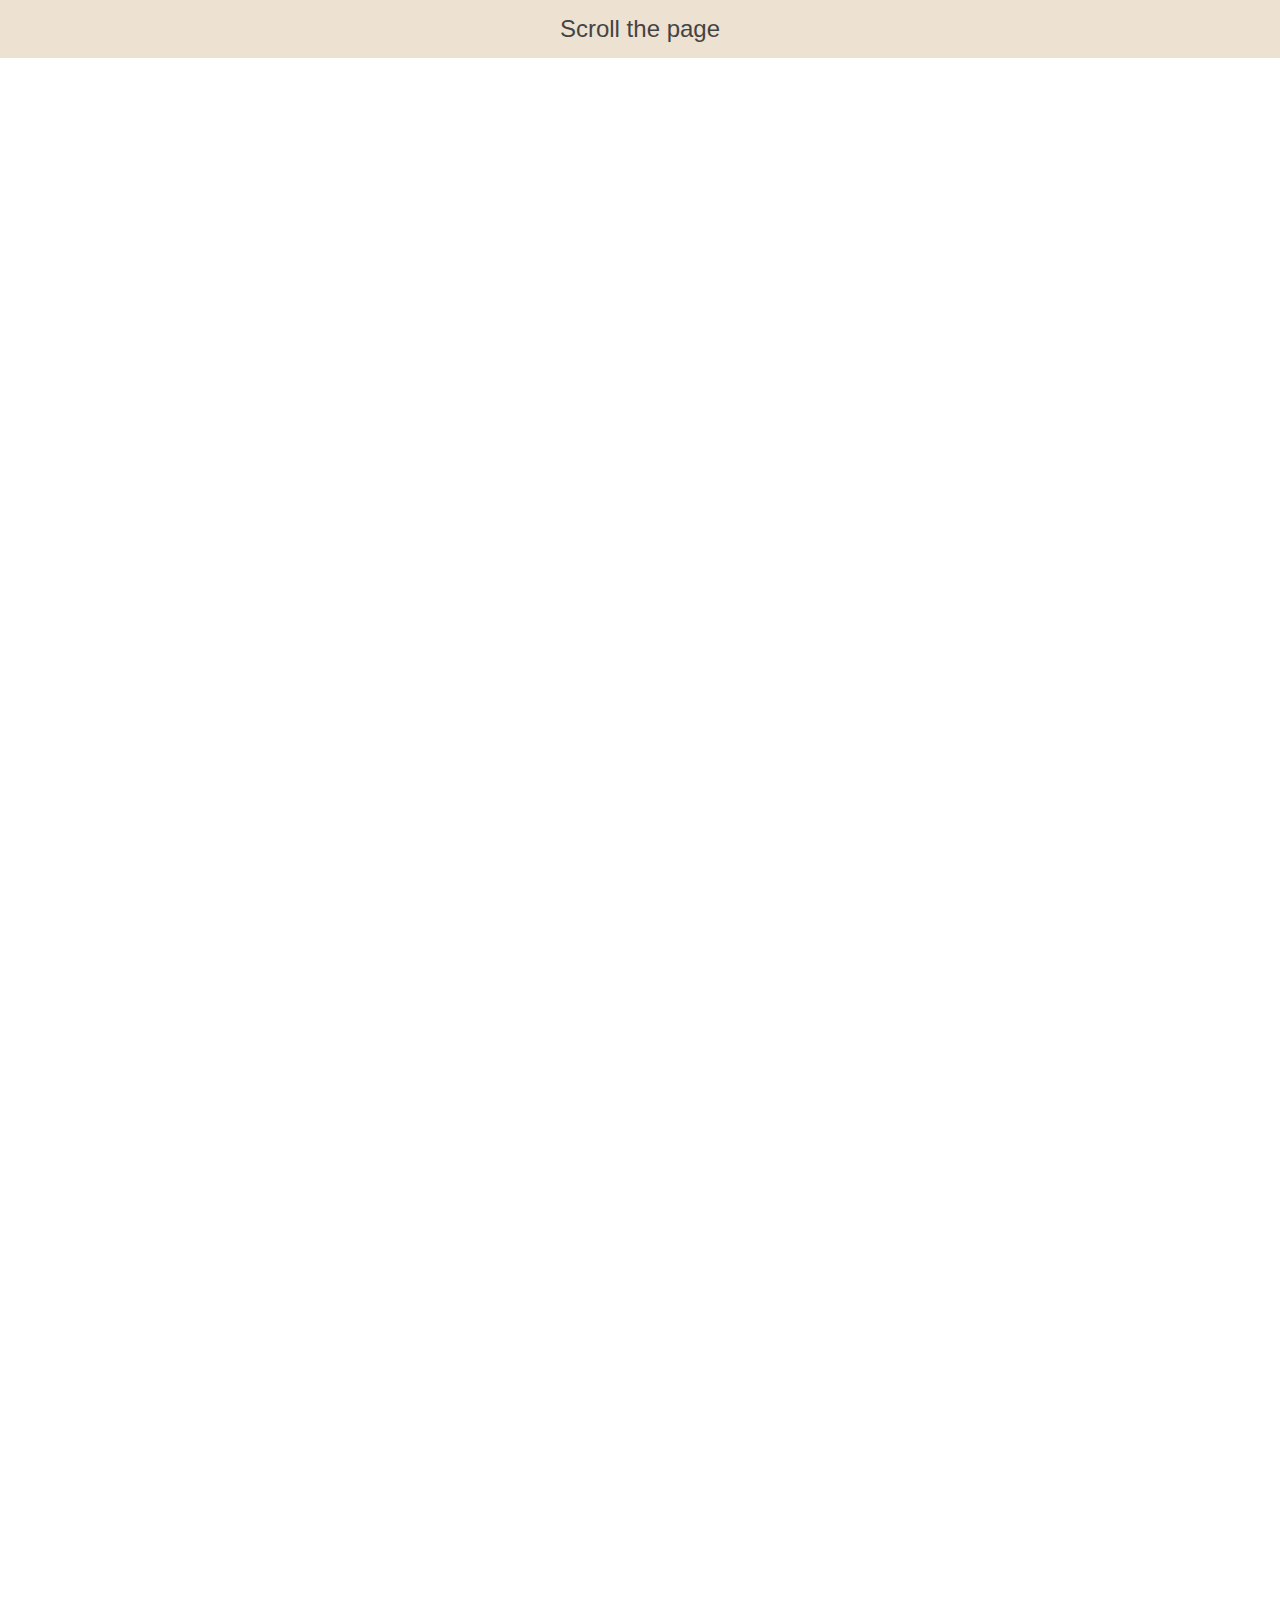
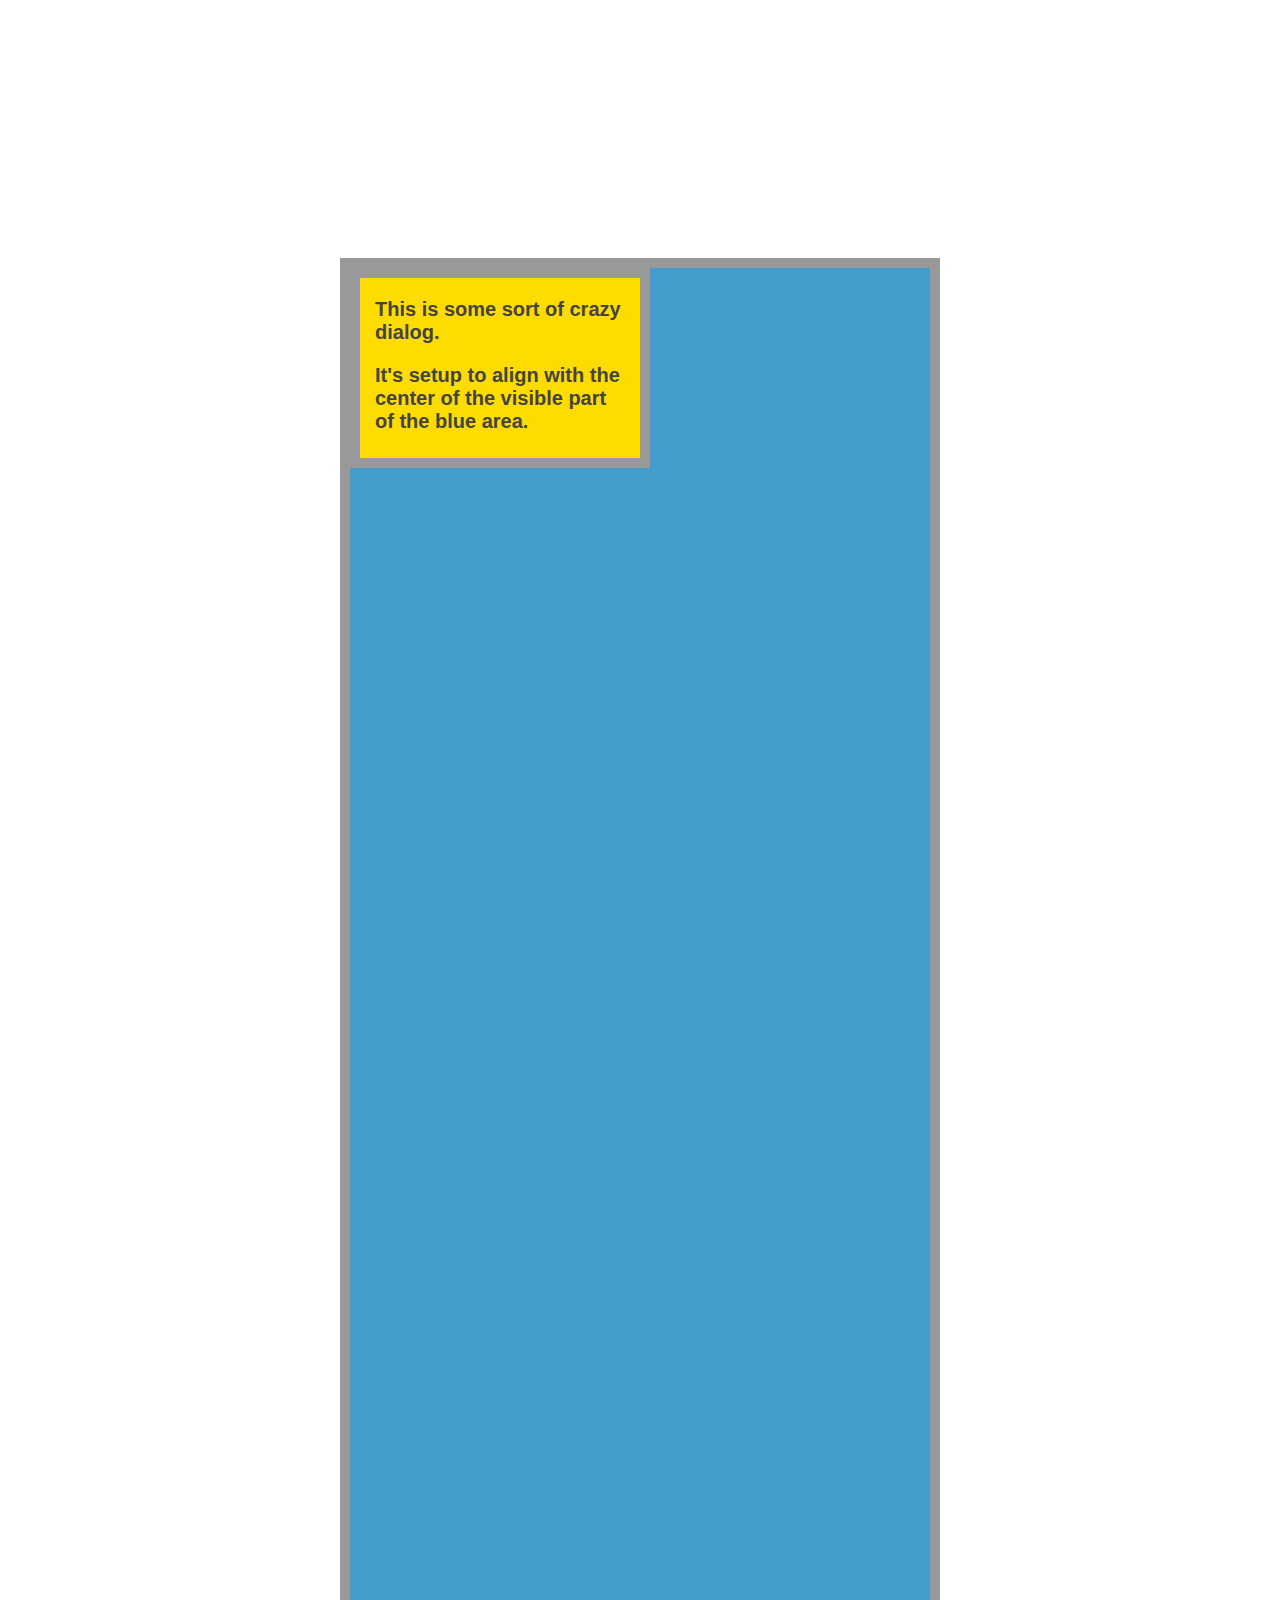
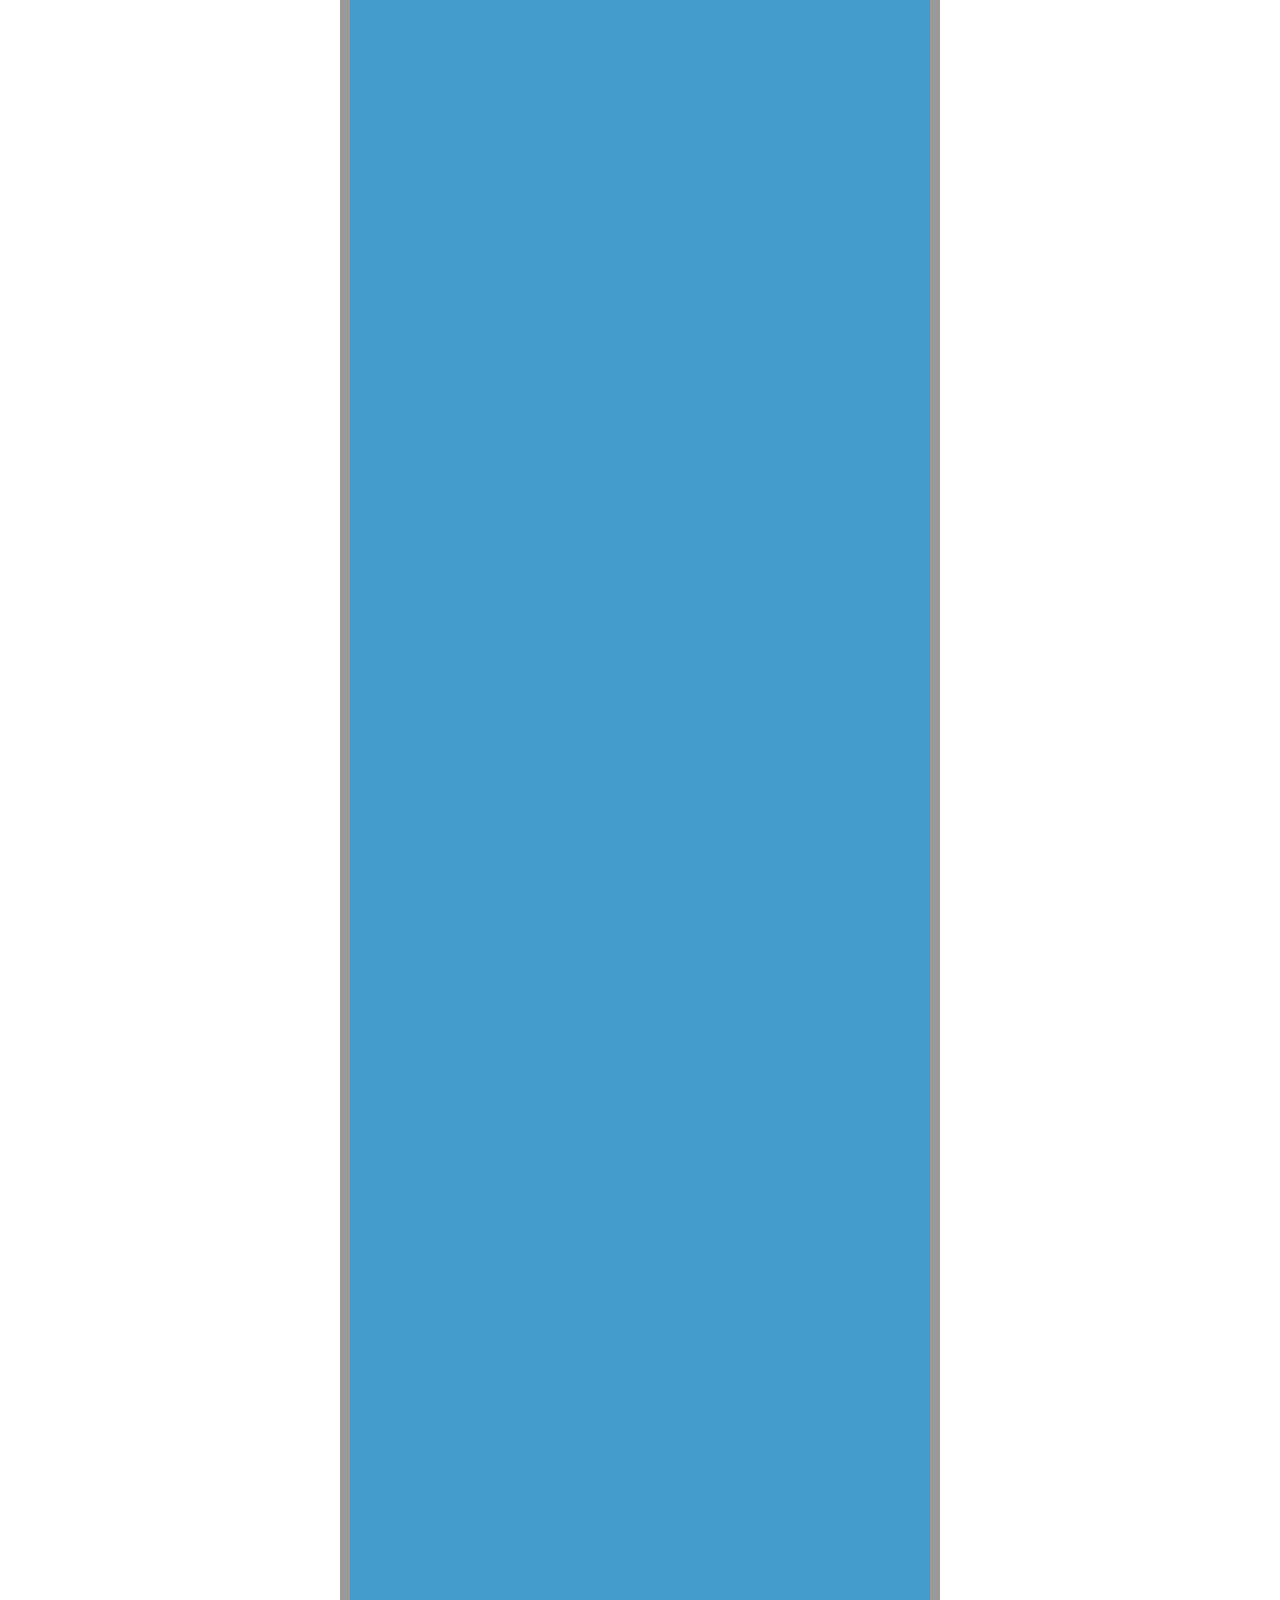
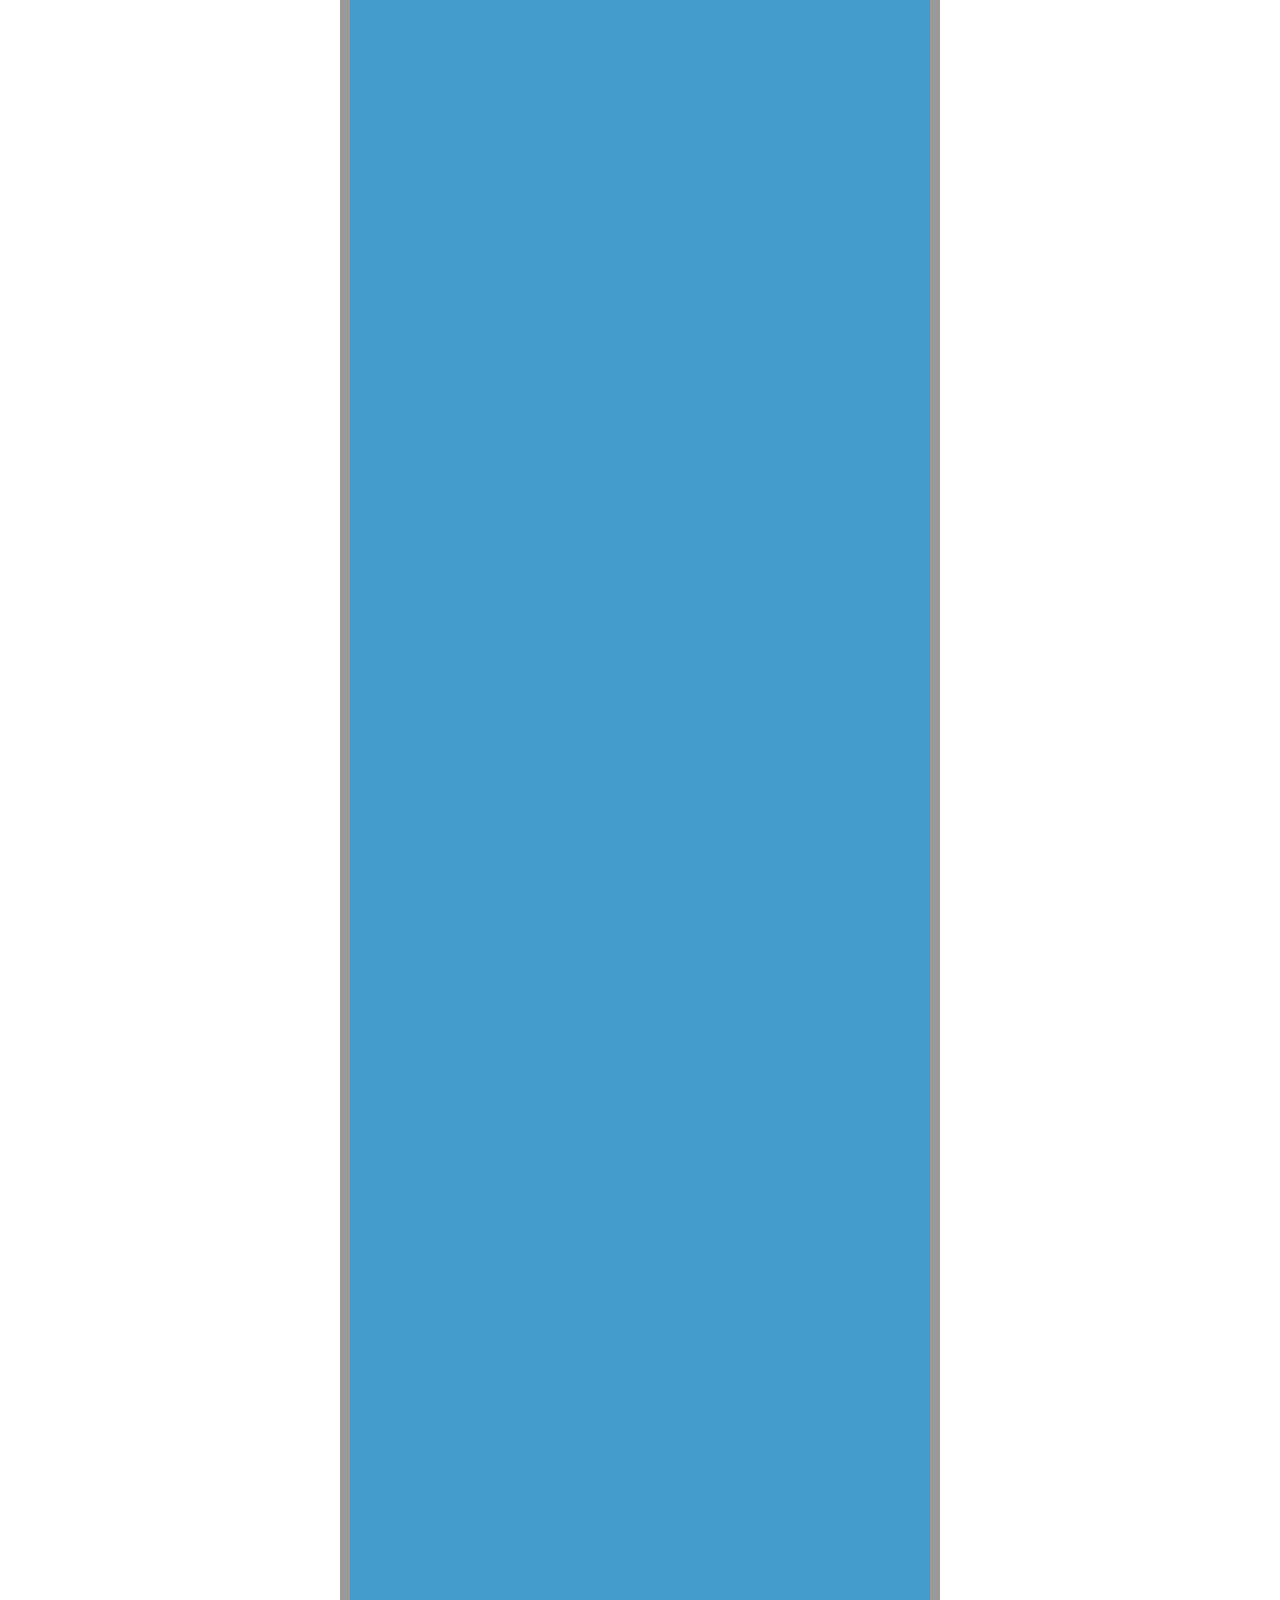
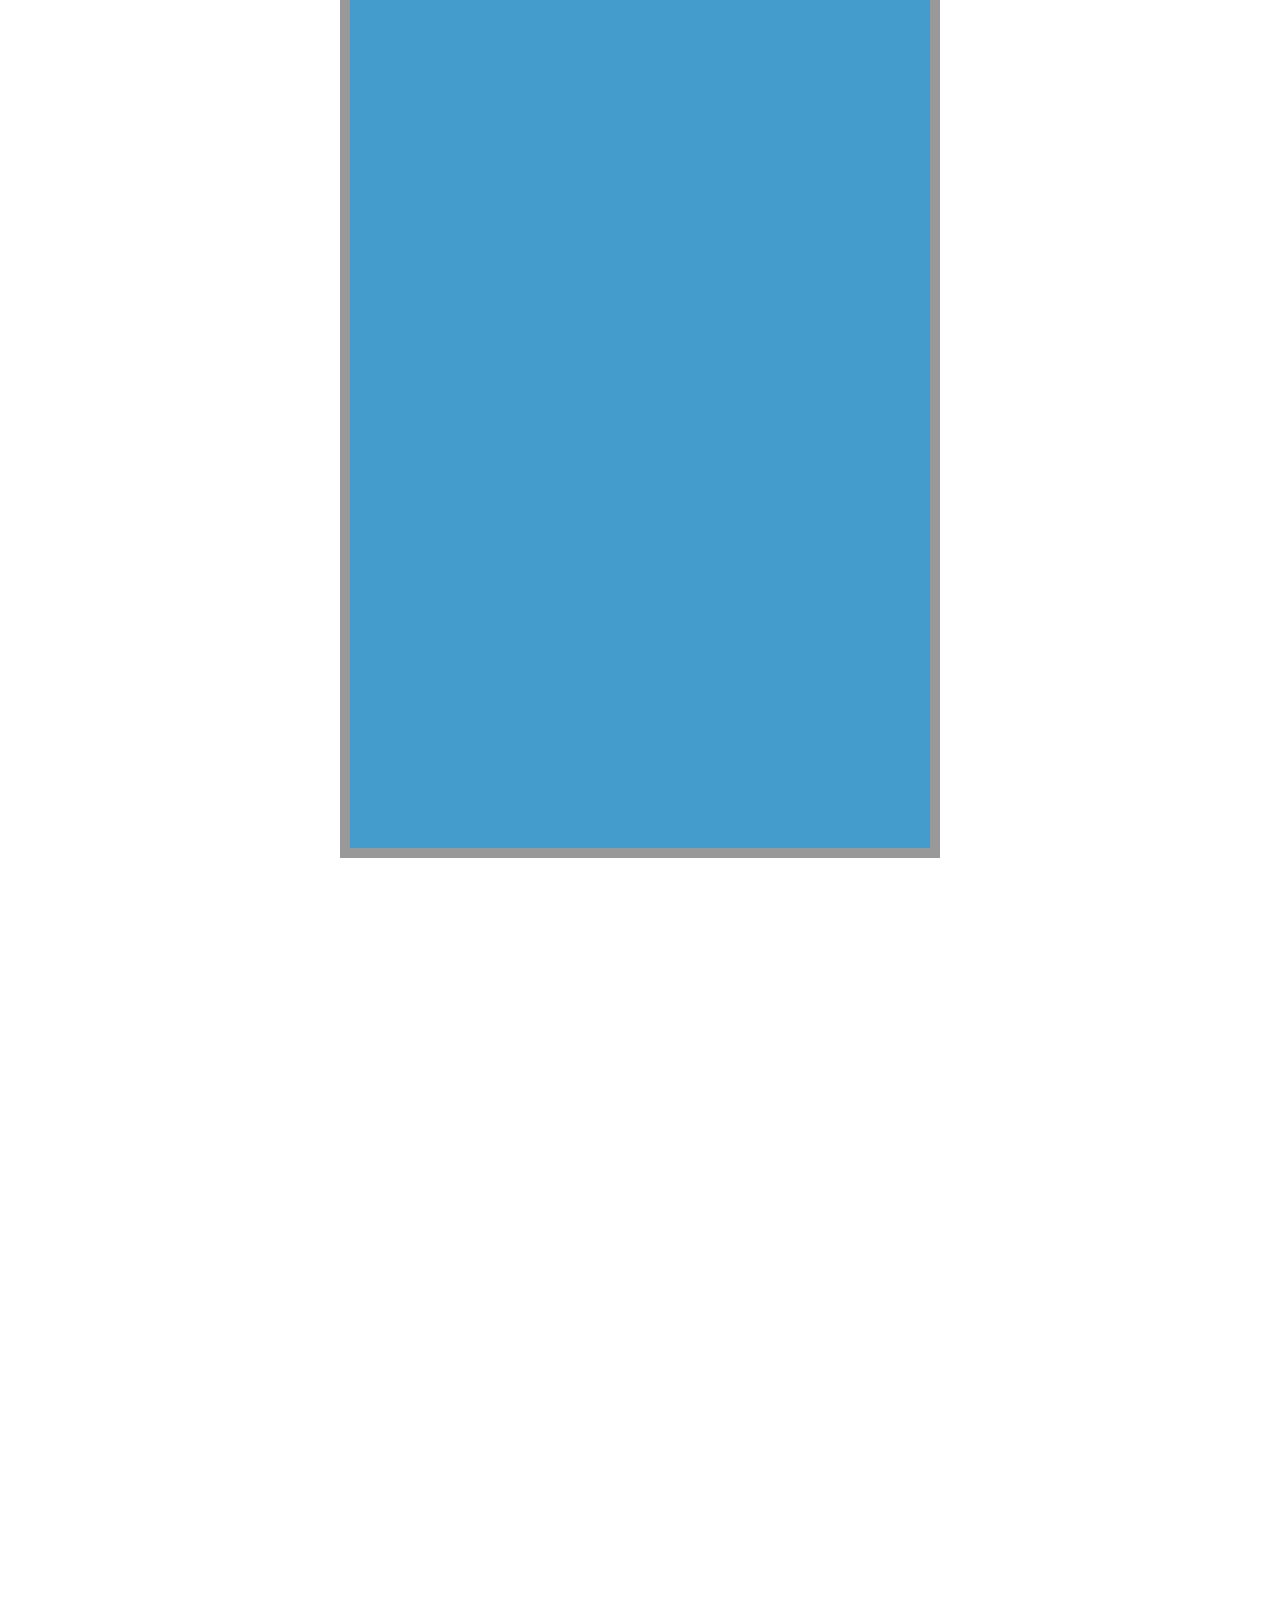
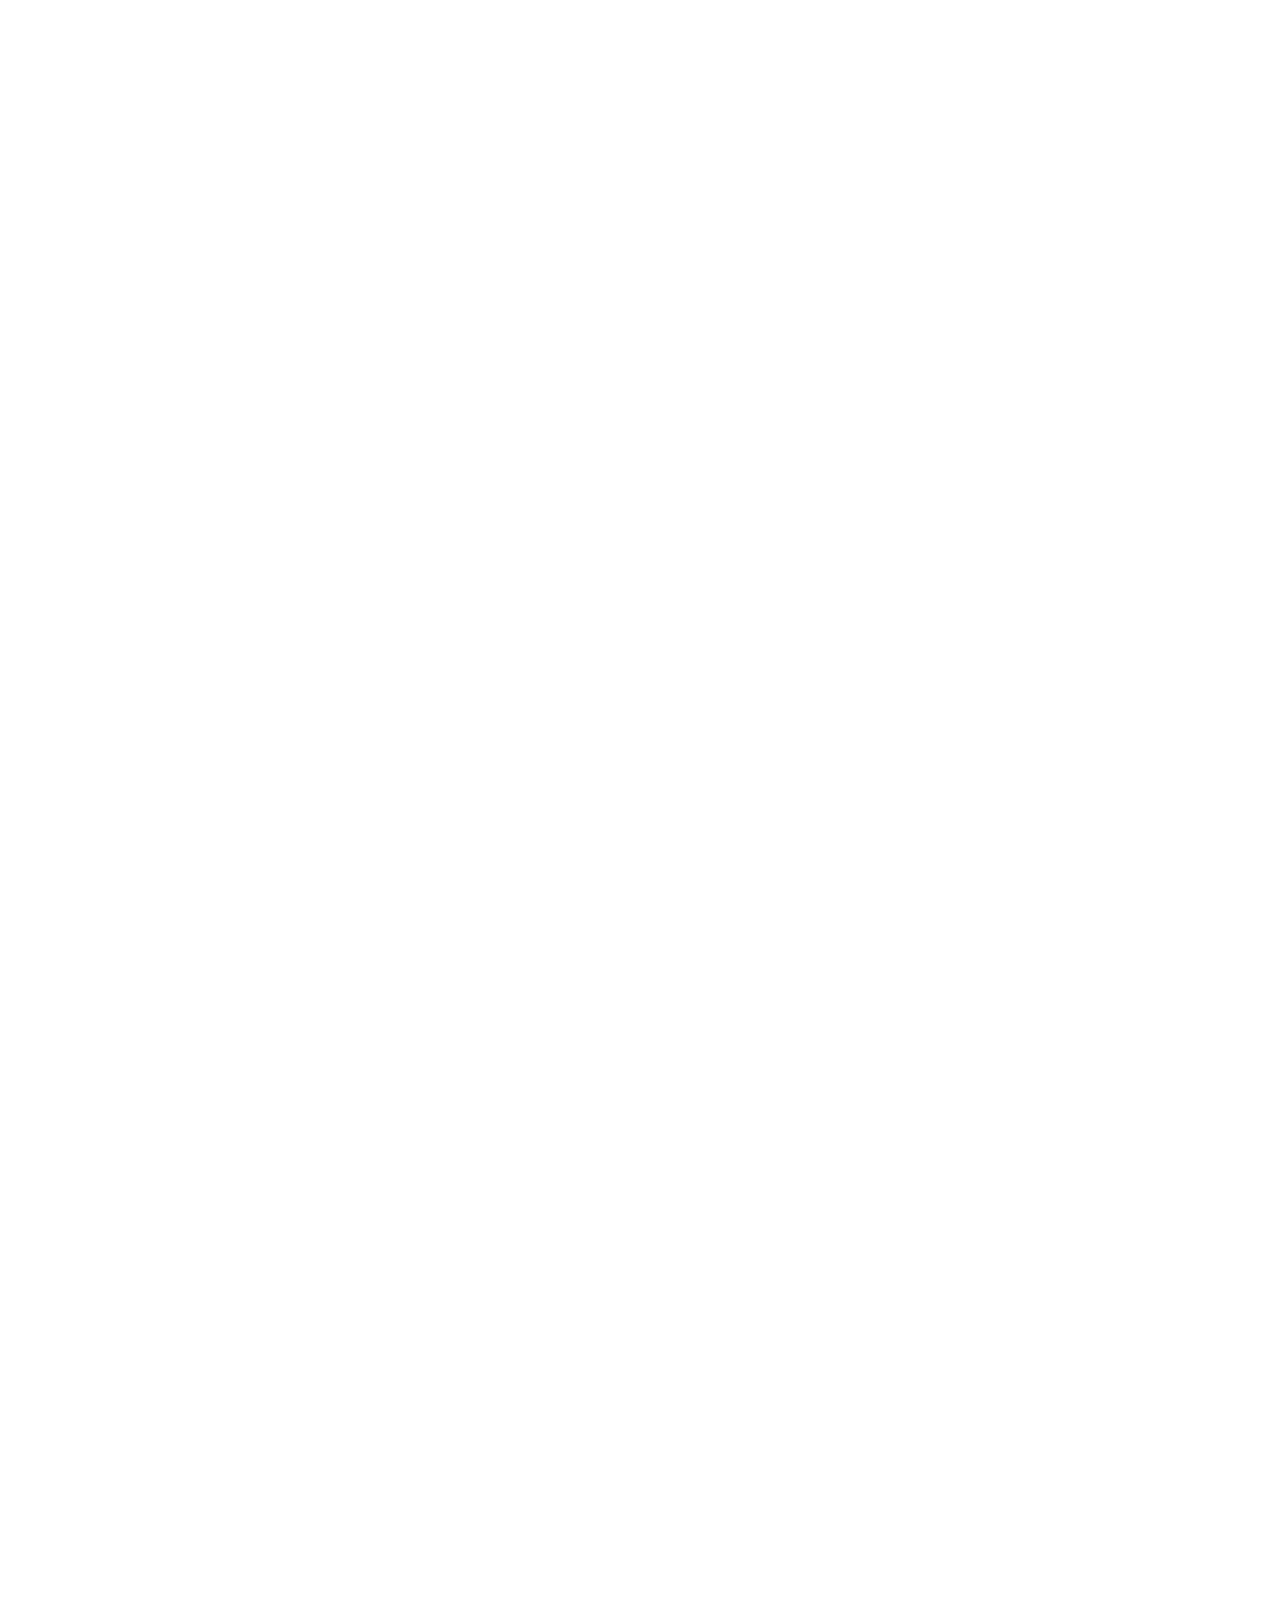
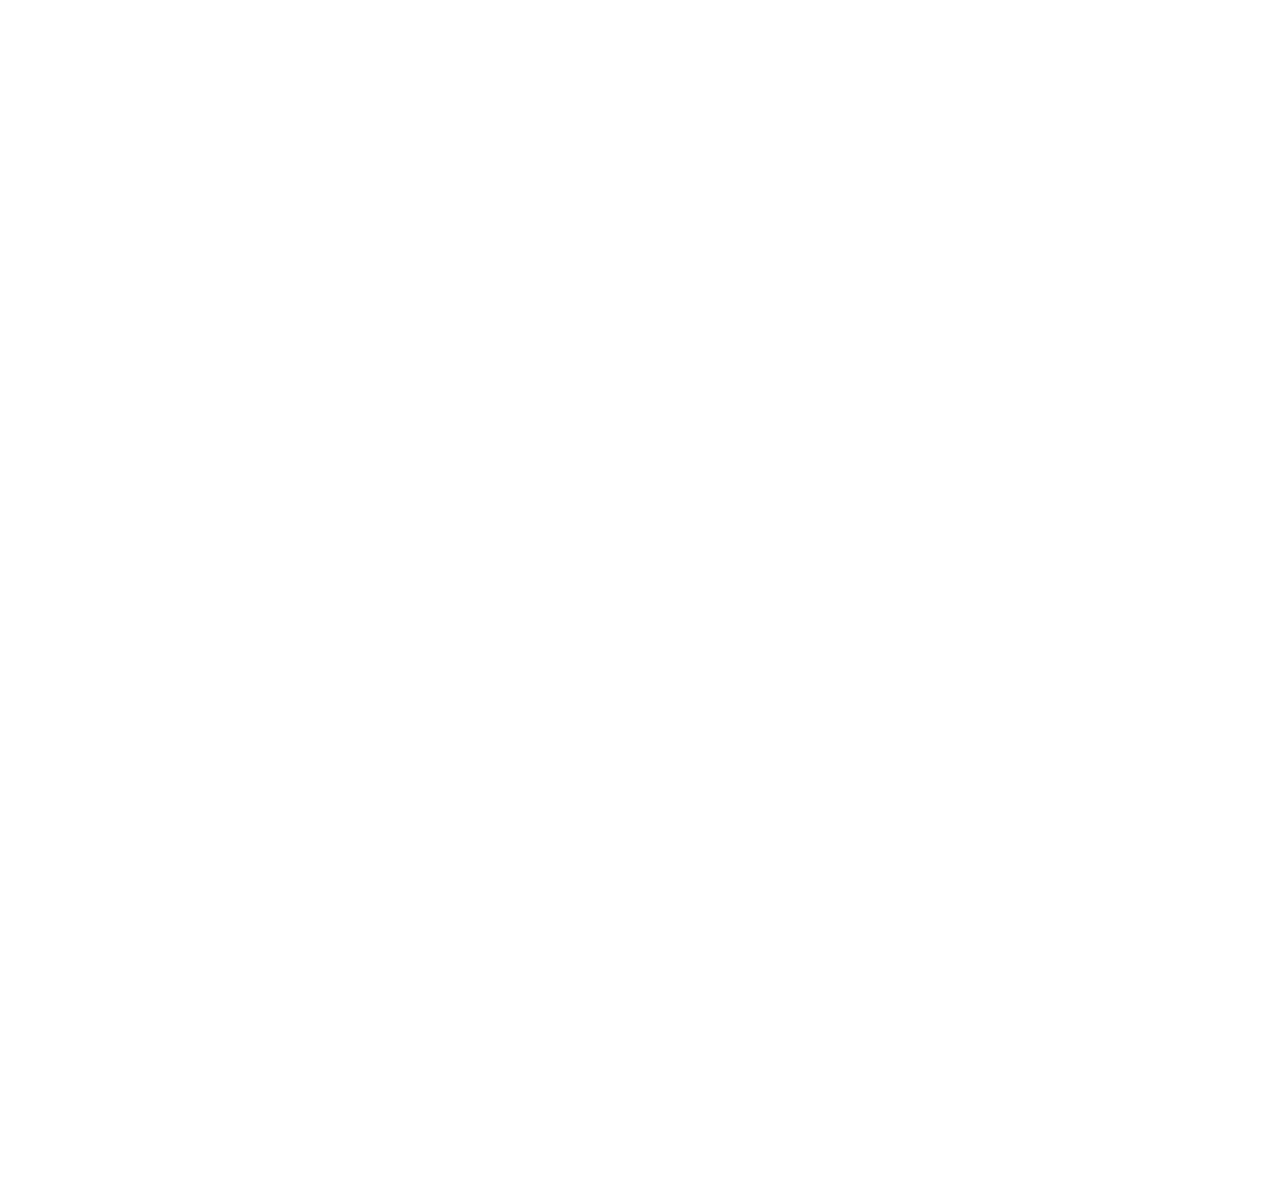
<file: assets/tether-1.3.3/examples/content-visible/index.html>
<!DOCTYPE html>
<html>
    <head>
        <link rel="stylesheet" href="../resources/css/base.css" />
    </head>
    <body>

    <div class="instructions">Scroll the page</div>

    <style>
      .instructions {
        width: 100%;
        text-align: center;
        font-size: 24px;
        padding: 15px;
        background-color: rgba(210, 180, 140, 0.4);
      }

      * {
        box-sizing: border-box;
      }
      body {
        min-height: 1200vh;
        height: 100%;
      }

      .content-box {
        width: 600px;
        border: 10px solid #999;
        height: 600vh;
        background-color: #439CCC;
        margin: 200vh auto;
      }
      .element {
        border: 10px solid #999;
        background-color: #FFDC00;
        width: 300px;
        height: 200px;
        padding: 0 15px;
        font-size: 20px;
        font-weight: bold;
      }
    </style>

    <div class="content-box">
      <div class="element">
        <p>This is some sort of crazy dialog.</p>

        <p>It's setup to align with the center of the visible part of the blue area.</p>
      </div>
    </div>

    <script src="//github.hubspot.com/tether/dist/js/tether.js"></script>
    <script>
      new Tether({
        element: '.element',
        target: '.content-box',
        attachment: 'middle center',
        targetAttachment: 'middle center',
        targetModifier: 'visible'
      });
    </script>
  </body>
</html>
</file>
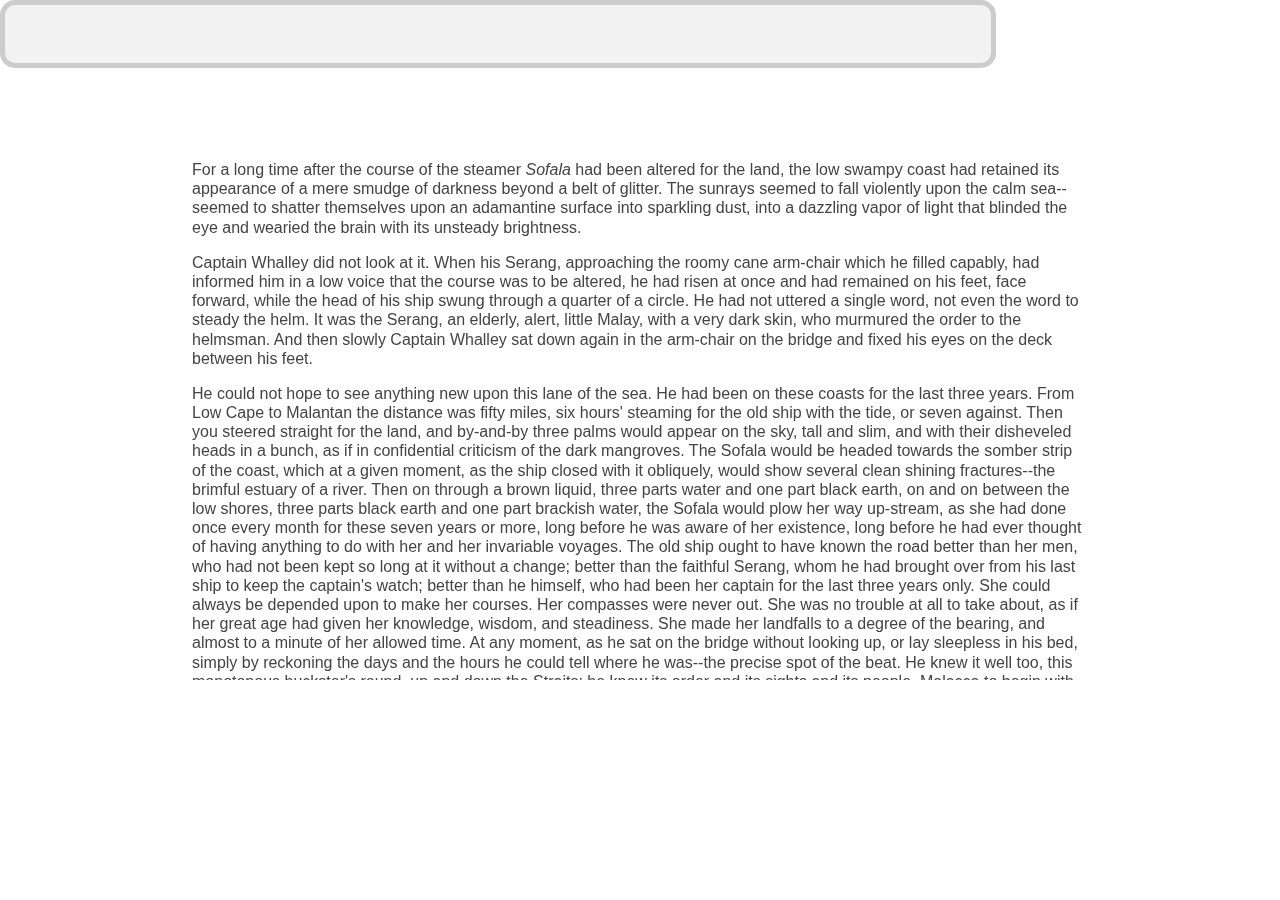
<file: assets/tether-1.3.3/examples/element-scroll/index.html>
<!DOCTYPE html>
<html>
    <head>
      <link rel="stylesheet" href="../resources/css/base.css" />
    </head>
    <body>

    <div class="scroll">
      <p>For a long time after the course of the steamer <em>Sofala</em> had been
      altered for the land, the low swampy coast had retained its appearance
      of a mere smudge of darkness beyond a belt of glitter. The sunrays
      seemed to fall violently upon the calm sea--seemed to shatter themselves
      upon an adamantine surface into sparkling dust, into a dazzling vapor
      of light that blinded the eye and wearied the brain with its unsteady
      brightness.</p>

      <p>Captain Whalley did not look at it. When his Serang, approaching the
      roomy cane arm-chair which he filled capably, had informed him in a low
      voice that the course was to be altered, he had risen at once and had
      remained on his feet, face forward, while the head of his ship swung
      through a quarter of a circle. He had not uttered a single word, not
      even the word to steady the helm. It was the Serang, an elderly, alert,
      little Malay, with a very dark skin, who murmured the order to the
      helmsman. And then slowly Captain Whalley sat down again in the
      arm-chair on the bridge and fixed his eyes on the deck between his feet.</p>

      <p>He could not hope to see anything new upon this lane of the sea. He had
      been on these coasts for the last three years. From Low Cape to Malantan
      the distance was fifty miles, six hours' steaming for the old ship with
      the tide, or seven against. Then you steered straight for the land, and
      by-and-by three palms would appear on the sky, tall and slim, and with
      their disheveled heads in a bunch, as if in confidential criticism of
      the dark mangroves. The Sofala would be headed towards the somber
      strip of the coast, which at a given moment, as the ship closed with
      it obliquely, would show several clean shining fractures--the brimful
      estuary of a river. Then on through a brown liquid, three parts water
      and one part black earth, on and on between the low shores, three parts
      black earth and one part brackish water, the Sofala would plow her way
      up-stream, as she had done once every month for these seven years or
      more, long before he was aware of her existence, long before he had ever
      thought of having anything to do with her and her invariable voyages.
      The old ship ought to have known the road better than her men, who had
      not been kept so long at it without a change; better than the faithful
      Serang, whom he had brought over from his last ship to keep the
      captain's watch; better than he himself, who had been her captain for
      the last three years only. She could always be depended upon to make her
      courses. Her compasses were never out. She was no trouble at all to
      take about, as if her great age had given her knowledge, wisdom, and
      steadiness. She made her landfalls to a degree of the bearing, and
      almost to a minute of her allowed time. At any moment, as he sat on
      the bridge without looking up, or lay sleepless in his bed, simply by
      reckoning the days and the hours he could tell where he was--the precise
      spot of the beat. He knew it well too, this monotonous huckster's
      round, up and down the Straits; he knew its order and its sights and its
      people. Malacca to begin with, in at daylight and out at dusk, to cross
      over with a rigid phosphorescent wake this highway of the Far East.
      Darkness and gleams on the water, clear stars on a black sky, perhaps
      the lights of a home steamer keeping her unswerving course in the
      middle, or maybe the elusive shadow of a native craft with her mat sails
      flitting by silently--and the low land on the other side in sight
      at daylight. At noon the three palms of the next place of call, up a
      sluggish river. The only white man residing there was a retired young
      sailor, with whom he had become friendly in the course of many voyages.
      Sixty miles farther on there was another place of call, a deep bay with
      only a couple of houses on the beach. And so on, in and out, picking
      up coastwise cargo here and there, and finishing with a hundred miles'
      steady steaming through the maze of an archipelago of small islands up
      to a large native town at the end of the beat. There was a three days'
      rest for the old ship before he started her again in inverse order,
      seeing the same shores from another bearing, hearing the same voices
      in the same places, back again to the Sofala's port of registry on
      the great highway to the East, where he would take up a berth nearly
      opposite the big stone pile of the harbor office till it was time to
      start again on the old round of 1600 miles and thirty days. Not a very
      enterprising life, this, for Captain Whalley, Henry Whalley, otherwise
      Dare-devil Harry--Whalley of the Condor, a famous clipper in her day.
      No. Not a very enterprising life for a man who had served famous firms,
      who had sailed famous ships (more than one or two of them his own); who
      had made famous passages, had been the pioneer of new routes and new
      trades; who had steered across the unsurveyed tracts of the South Seas,
      and had seen the sun rise on uncharted islands. Fifty years at sea, and
      forty out in the East ("a pretty thorough apprenticeship," he used
      to remark smilingly), had made him honorably known to a generation of
      shipowners and merchants in all the ports from Bombay clear over to
      where the East merges into the West upon the coast of the two Americas.
      His fame remained writ, not very large but plain enough, on the
      Admiralty charts. Was there not somewhere between Australia and China a
      Whalley Island and a Condor Reef? On that dangerous coral formation the
      celebrated clipper had hung stranded for three days, her captain and
      crew throwing her cargo overboard with one hand and with the other, as
      it were, keeping off her a flotilla of savage war-canoes. At that time
      neither the island nor the reef had any official existence. Later the
      officers of her Majesty's steam vessel Fusilier, dispatched to make a
      survey of the route, recognized in the adoption of these two names the
      enterprise of the man and the solidity of the ship. Besides, as anyone
      who cares may see, the "General Directory," vol. ii. p. 410, begins the
      description of the "Malotu or Whalley Passage" with the words: "This
      advantageous route, first discovered in 1850 by Captain Whalley in the
      ship Condor," &amp;c., and ends by recommending it warmly to sailing vessels
      leaving the China ports for the south in the months from December to
      April inclusive.</p>

      <p>This was the clearest gain he had out of life. Nothing could rob him
      of this kind of fame. The piercing of the Isthmus of Suez, like the
      breaking of a dam, had let in upon the East a flood of new ships, new
      men, new methods of trade. It had changed the face of the Eastern seas
      and the very spirit of their life; so that his early experiences meant
      nothing whatever to the new generation of seamen.</p>

      <p>In those bygone days he had handled many thousands of pounds of his
      employers' money and of his own; he had attended faithfully, as by law
      a shipmaster is expected to do, to the conflicting interests of owners,
      charterers, and underwriters. He had never lost a ship or consented to
      a shady transaction; and he had lasted well, outlasting in the end the
      conditions that had gone to the making of his name. He had buried his
      wife (in the Gulf of Petchili), had married off his daughter to the man
      of her unlucky choice, and had lost more than an ample competence in the
      crash of the notorious Travancore and Deccan Banking Corporation, whose
      downfall had shaken the East like an earthquake. And he was sixty-five
      years old.</p>

      <p>His age sat lightly enough on him; and of his ruin he was not ashamed.
      He had not been alone to believe in the stability of the Banking
      Corporation. Men whose judgment in matters of finance was as expert as
      his seamanship had commended the prudence of his investments, and had
      themselves lost much money in the great failure. The only difference
      between him and them was that he had lost his all. And yet not his all.
      There had remained to him from his lost fortune a very pretty little
      bark, Fair Maid, which he had bought to occupy his leisure of a retired
      sailor--"to play with," as he expressed it himself.</p>

      <p>He had formally declared himself tired of the sea the year preceding his
      daughter's marriage. But after the young couple had gone to settle in
      Melbourne he found out that he could not make himself happy on shore. He
      was too much of a merchant sea-captain for mere yachting to satisfy him.
      He wanted the illusion of affairs; and his acquisition of the Fair
      Maid preserved the continuity of his life. He introduced her to his
      acquaintances in various ports as "my last command." When he grew too
      old to be trusted with a ship, he would lay her up and go ashore to be
      buried, leaving directions in his will to have the bark towed out and
      scuttled decently in deep water on the day of the funeral. His daughter
      would not grudge him the satisfaction of knowing that no stranger would
      handle his last command after him. With the fortune he was able to leave
      her, the value of a 500-ton bark was neither here nor there. All this
      would be said with a jocular twinkle in his eye: the vigorous old man
      had too much vitality for the sentimentalism of regret; and a little
      wistfully withal, because he was at home in life, taking a genuine
      pleasure in its feelings and its possessions; in the dignity of his
      reputation and his wealth, in his love for his daughter, and in his
      satisfaction with the ship--the plaything of his lonely leisure.</p>

      <p>He had the cabin arranged in accordance with his simple ideal of comfort
      at sea. A big bookcase (he was a great reader) occupied one side of his
      stateroom; the portrait of his late wife, a flat bituminous oil-painting
      representing the profile and one long black ringlet of a young woman,
      faced his bed-place. Three chronometers ticked him to sleep and greeted
      him on waking with the tiny competition of their beats. He rose at five
      every day. The officer of the morning watch, drinking his early cup
      of coffee aft by the wheel, would hear through the wide orifice of the
      copper ventilators all the splashings, blowings, and splutterings of
      his captain's toilet. These noises would be followed by a sustained
      deep murmur of the Lord's Prayer recited in a loud earnest voice. Five
      minutes afterwards the head and shoulders of Captain Whalley emerged
      out of the companion-hatchway. Invariably he paused for a while on the
      stairs, looking all round at the horizon; upwards at the trim of the
      sails; inhaling deep draughts of the fresh air. Only then he would step
      out on the poop, acknowledging the hand raised to the peak of the cap
      with a majestic and benign "Good morning to you." He walked the deck
      till eight scrupulously. Sometimes, not above twice a year, he had to
      use a thick cudgel-like stick on account of a stiffness in the hip--a
      slight touch of rheumatism, he supposed. Otherwise he knew nothing of
      the ills of the flesh. At the ringing of the breakfast bell he went
      below to feed his canaries, wind up the chronometers, and take the
      head of the table. From there he had before his eyes the big carbon
      photographs of his daughter, her husband, and two fat-legged babies
      --his grandchildren--set in black frames into the maplewood bulkheads
      of the cuddy. After breakfast he dusted the glass over these portraits
      himself with a cloth, and brushed the oil painting of his wife with a
      plumate kept suspended from a small brass hook by the side of the heavy
      gold frame. Then with the door of his stateroom shut, he would sit down
      on the couch under the portrait to read a chapter out of a thick pocket
      Bible--her Bible. But on some days he only sat there for half an hour
      with his finger between the leaves and the closed book resting on his
      knees. Perhaps he had remembered suddenly how fond of boat-sailing she
      used to be.</p>

      <p>She had been a real shipmate and a true woman too. It was like an
      article of faith with him that there never had been, and never could be,
      a brighter, cheerier home anywhere afloat or ashore than his home under
      the poop-deck of the Condor, with the big main cabin all white and gold,
      garlanded as if for a perpetual festival with an unfading wreath. She
      had decorated the center of every panel with a cluster of home flowers.
      It took her a twelvemonth to go round the cuddy with this labor of love.
      To him it had remained a marvel of painting, the highest achievement of
      taste and skill; and as to old Swinburne, his mate, every time he
      came down to his meals he stood transfixed with admiration before the
      progress of the work. You could almost smell these roses, he declared,
      sniffing the faint flavor of turpentine which at that time pervaded the
      saloon, and (as he confessed afterwards) made him somewhat less hearty
      than usual in tackling his food. But there was nothing of the sort to
      interfere with his enjoyment of her singing. "Mrs. Whalley is a regular
      out-and-out nightingale, sir," he would pronounce with a judicial air
      after listening profoundly over the skylight to the very end of the
      piece. In fine weather, in the second dog-watch, the two men could hear
      her trills and roulades going on to the accompaniment of the piano in
      the cabin. On the very day they got engaged he had written to London
      for the instrument; but they had been married for over a year before it
      reached them, coming out round the Cape. The big case made part of the
      first direct general cargo landed in Hong-kong harbor--an event that to
      the men who walked the busy quays of to-day seemed as hazily remote as
      the dark ages of history. But Captain Whalley could in a half hour of
      solitude live again all his life, with its romance, its idyl, and its
      sorrow. He had to close her eyes himself. She went away from under the
      ensign like a sailor's wife, a sailor herself at heart. He had read
      the service over her, out of her own prayer-book, without a break in his
      voice. When he raised his eyes he could see old Swinburne facing him
      with his cap pressed to his breast, and his rugged, weather-beaten,
      impassive face streaming with drops of water like a lump of chipped red
      granite in a shower. It was all very well for that old sea-dog to cry.
      He had to read on to the end; but after the splash he did not remember
      much of what happened for the next few days. An elderly sailor of the
      crew, deft at needlework, put together a mourning frock for the child
      out of one of her black skirts.</p>

      <p>He was not likely to forget; but you cannot dam up life like a sluggish
      stream. It will break out and flow over a man's troubles, it will close
      upon a sorrow like the sea upon a dead body, no matter how much love has
      gone to the bottom. And the world is not bad. People had been very
      kind to him; especially Mrs. Gardner, the wife of the senior partner
      in Gardner, Patteson, &amp; Co., the owners of the Condor. It was she who
      volunteered to look after the little one, and in due course took her to
      England (something of a journey in those days, even by the overland
      mail route) with her own girls to finish her education. It was ten years
      before he saw her again.</p>

      <p>As a little child she had never been frightened of bad weather; she
      would beg to be taken up on deck in the bosom of his oilskin coat to
      watch the big seas hurling themselves upon the Condor. The swirl and
      crash of the waves seemed to fill her small soul with a breathless
      delight. "A good boy spoiled," he used to say of her in joke. He had
      named her Ivy because of the sound of the word, and obscurely fascinated
      by a vague association of ideas. She had twined herself tightly round
      his heart, and he intended her to cling close to her father as to a
      tower of strength; forgetting, while she was little, that in the nature
      of things she would probably elect to cling to someone else. But
      he loved life well enough for even that event to give him a certain
      satisfaction, apart from his more intimate feeling of loss.</p>

      <p>After he had purchased the Fair Maid to occupy his loneliness, he
      hastened to accept a rather unprofitable freight to Australia simply for
      the opportunity of seeing his daughter in her own home. What made him
      dissatisfied there was not to see that she clung now to somebody else,
      but that the prop she had selected seemed on closer examination "a
      rather poor stick"--even in the matter of health. He disliked his
      son-in-law's studied civility perhaps more than his method of
      handling the sum of money he had given Ivy at her marriage. But of his
      apprehensions he said nothing. Only on the day of his departure, with
      the hall-door open already, holding her hands and looking steadily into
      her eyes, he had said, "You know, my dear, all I have is for you and the
      chicks. Mind you write to me openly." She had answered him by an almost
      imperceptible movement of her head. She resembled her mother in
      the color of her eyes, and in character--and also in this, that she
      understood him without many words.</p>

      <p>Sure enough she had to write; and some of these letters made Captain
      Whalley lift his white eye-brows. For the rest he considered he was
      reaping the true reward of his life by being thus able to produce on
      demand whatever was needed. He had not enjoyed himself so much in a
      way since his wife had died. Characteristically enough his son-in-law's
      punctuality in failure caused him at a distance to feel a sort of
      kindness towards the man. The fellow was so perpetually being jammed on
      a lee shore that to charge it all to his reckless navigation would be
      manifestly unfair. No, no! He knew well what that meant. It was bad
      luck. His own had been simply marvelous, but he had seen in his life too
      many good men--seamen and others--go under with the sheer weight of bad
      luck not to recognize the fatal signs. For all that, he was cogitating
      on the best way of tying up very strictly every penny he had to leave,
      when, with a preliminary rumble of rumors (whose first sound reached
      him in Shanghai as it happened), the shock of the big failure came;
      and, after passing through the phases of stupor, of incredulity, of
      indignation, he had to accept the fact that he had nothing to speak of
      to leave.</p>

      <p>Upon that, as if he had only waited for this catastrophe, the unlucky
      man, away there in Melbourne, gave up his unprofitable game, and sat
      down--in an invalid's bath-chair at that too. "He will never walk
      again," wrote the wife. For the first time in his life Captain Whalley
      was a bit staggered.</p>

      <p>The Fair Maid had to go to work in bitter earnest now. It was no longer
      a matter of preserving alive the memory of Dare-devil Harry Whalley in
      the Eastern Seas, or of keeping an old man in pocket-money and clothes,
      with, perhaps, a bill for a few hundred first-class cigars thrown in at
      the end of the year. He would have to buckle-to, and keep her going hard
      on a scant allowance of gilt for the ginger-bread scrolls at her stem
      and stern.</p>

      <p>This necessity opened his eyes to the fundamental changes of the world.
      Of his past only the familiar names remained, here and there, but
      the things and the men, as he had known them, were gone. The name of
      Gardner, Patteson, &amp; Co. was still displayed on the walls of warehouses
      by the waterside, on the brass plates and window-panes in the business
      quarters of more than one Eastern port, but there was no longer a
      Gardner or a Patteson in the firm. There was no longer for Captain
      Whalley an arm-chair and a welcome in the private office, with a bit of
      business ready to be put in the way of an old friend, for the sake of
      bygone services. The husbands of the Gardner girls sat behind the desks
      in that room where, long after he had left the employ, he had kept his
      right of entrance in the old man's time. Their ships now had yellow
      funnels with black tops, and a time-table of appointed routes like a
      confounded service of tramways. The winds of December and June were all
      one to them; their captains (excellent young men he doubted not) were,
      to be sure, familiar with Whalley Island, because of late years the
      Government had established a white fixed light on the north end (with
      a red danger sector over the Condor Reef), but most of them would have
      been extremely surprised to hear that a flesh-and-blood Whalley still
      existed--an old man going about the world trying to pick up a cargo here
      and there for his little bark.</p>

      <p>And everywhere it was the same. Departed the men who would have nodded
      appreciatively at the mention of his name, and would have thought
      themselves bound in honor to do something for Dare-devil Harry Whalley.
      Departed the opportunities which he would have known how to seize; and
      gone with them the white-winged flock of clippers that lived in the
      boisterous uncertain life of the winds, skimming big fortunes out of
      the foam of the sea. In a world that pared down the profits to an
      irreducible minimum, in a world that was able to count its disengaged
      tonnage twice over every day, and in which lean charters were snapped up
      by cable three months in advance, there were no chances of fortune for
      an individual wandering haphazard with a little bark--hardly indeed any
      room to exist.</p>

      <p>He found it more difficult from year to year. He suffered greatly from
      the smallness of remittances he was able to send his daughter. Meantime
      he had given up good cigars, and even in the matter of inferior cheroots
      limited himself to six a day. He never told her of his difficulties, and
      she never enlarged upon her struggle to live. Their confidence in each
      other needed no explanations, and their perfect understanding endured
      without protestations of gratitude or regret. He would have been shocked
      if she had taken it into her head to thank him in so many words, but
      he found it perfectly natural that she should tell him she needed two
      hundred pounds.</p>

      <p>He had come in with the Fair Maid in ballast to look for a freight in
      the Sofala's port of registry, and her letter met him there. Its tenor
      was that it was no use mincing matters. Her only resource was in opening
      a boarding-house, for which the prospects, she judged, were good. Good
      enough, at any rate, to make her tell him frankly that with two hundred
      pounds she could make a start. He had torn the envelope open, hastily,
      on deck, where it was handed to him by the ship-chandler's runner, who
      had brought his mail at the moment of anchoring. For the second time
      in his life he was appalled, and remained stock-still at the cabin door
      with the paper trembling between his fingers. Open a boarding-house! Two
      hundred pounds for a start! The only resource! And he did not know where
      to lay his hands on two hundred pence.</p>

      <p>All that night Captain Whalley walked the poop of his anchored ship, as
      though he had been about to close with the land in thick weather, and
      uncertain of his position after a run of many gray days without a sight
      of sun, moon, or stars. The black night twinkled with the guiding lights
      of seamen and the steady straight lines of lights on shore; and all
      around the Fair Maid the riding lights of ships cast trembling trails
      upon the water of the roadstead. Captain Whalley saw not a gleam
      anywhere till the dawn broke and he found out that his clothing was
      soaked through with the heavy dew.</p>

      <p>His ship was awake. He stopped short, stroked his wet beard, and
      descended the poop ladder backwards, with tired feet. At the sight
      of him the chief officer, lounging about sleepily on the quarterdeck,
      remained open-mouthed in the middle of a great early-morning yawn.</p>

      <p>"Good morning to you," pronounced Captain Whalley solemnly, passing into
      the cabin. But he checked himself in the doorway, and without looking
      back, "By the bye," he said, "there should be an empty wooden case put
      away in the lazarette. It has not been broken up--has it?"</p>

      <p>The mate shut his mouth, and then asked as if dazed, "What empty case,
      sir?"</p>

      <p>"A big flat packing-case belonging to that painting in my room. Let it
      be taken up on deck and tell the carpenter to look it over. I may want
      to use it before long."</p>

      <p>The chief officer did not stir a limb till he had heard the door of the
      captain's state-room slam within the cuddy. Then he beckoned aft the
      second mate with his forefinger to tell him that there was something "in
      the wind."</p>

      <p>When the bell rang Captain Whalley's authoritative voice boomed out
      through a closed door, "Sit down and don't wait for me." And his
      impressed officers took their places, exchanging looks and whispers
      across the table. What! No breakfast? And after apparently knocking
      about all night on deck, too! Clearly, there was something in the wind.
      In the skylight above their heads, bowed earnestly over the plates,
      three wire cages rocked and rattled to the restless jumping of the
      hungry canaries; and they could detect the sounds of their "old
      man's" deliberate movements within his state-room. Captain Whalley was
      methodically winding up the chronometers, dusting the portrait of
      his late wife, getting a clean white shirt out of the drawers, making
      himself ready in his punctilious unhurried manner to go ashore. He could
      not have swallowed a single mouthful of food that morning. He had made
      up his mind to sell the Fair Maid.</p>
    </div>

    <div class="pointer"></div>

    <style>
      body {
        cursor: pointer;
      }
      .scroll {
        height: 80vh;
        width: 80vw;
        max-height: 600px;
        position: fixed;
        top: 5em;
        left: 10vw;

        overflow-y: scroll;
        padding: 4em;
        box-sizing: border-box;
        line-height: 1.2;
      }
      .scroll::-webkit-scrollbar, .scroll::-webkit-scrollbar-track, .scroll::-webkit-scrollbar-thumb {
        display: none;
      }

      .pointer {
        height: 3.6em;
        width: 77vw;
        border: 5px solid #CCC;
        border-radius: 15px;
        background-color: rgba(0, 0, 0, 0.05);
        pointer-events: none;
      }
      .highlight {
        background-color: rgba(255, 255, 0, 0.3);
      }
      .hover {
        background-color: rgba(0, 255, 255, 0.2);
      }
    </style>

    <script src="//github.hubspot.com/tether/dist/js/tether.js"></script>
    <script>
      var pointer = document.querySelector('.pointer');
      var scroll = document.querySelector('.scroll');

      // This creates the pointer tether and links it up
      // with the scroll handle
      new Tether({
        element: pointer,
        target: scroll,
        attachment: 'middle right',
        targetAttachment: 'middle left',
        targetModifier: 'scroll-handle'
      });

      // Everything after this is for the highlighting effect
      var paras = document.querySelectorAll('p');
      for(var i=paras.length; i--;){
        var sents = paras[i].innerHTML.split('.');
        for (var j=sents.length; j--;){
          if (sents[j].trim().length)
            sents[j] = '<span>' + sents[j] + '.</span>';
        }
        paras[i].innerHTML = sents.join('');
      }

      var spans = document.querySelectorAll('p span');

      function highlight(){
        if (!spans) return;

        var bar = pointer.getBoundingClientRect();

        for (var i=spans.length; i--;){
          var coord = spans[i].getBoundingClientRect();

          if (bar.top < coord.top && bar.bottom > coord.top){
            spans[i].classList.add('hover');
          } else if (spans[i].classList.contains('hover')) {
            spans[i].classList.remove('hover');
          }
        }

        requestAnimationFrame(highlight);
      }

      highlight();

      document.body.addEventListener('click', function(){
        var els = document.querySelectorAll('.hover');
        for (var i=els.length; i--;)
          els[i].classList.toggle('highlight');
      });
    </script>
  </body>
</html>
</file>
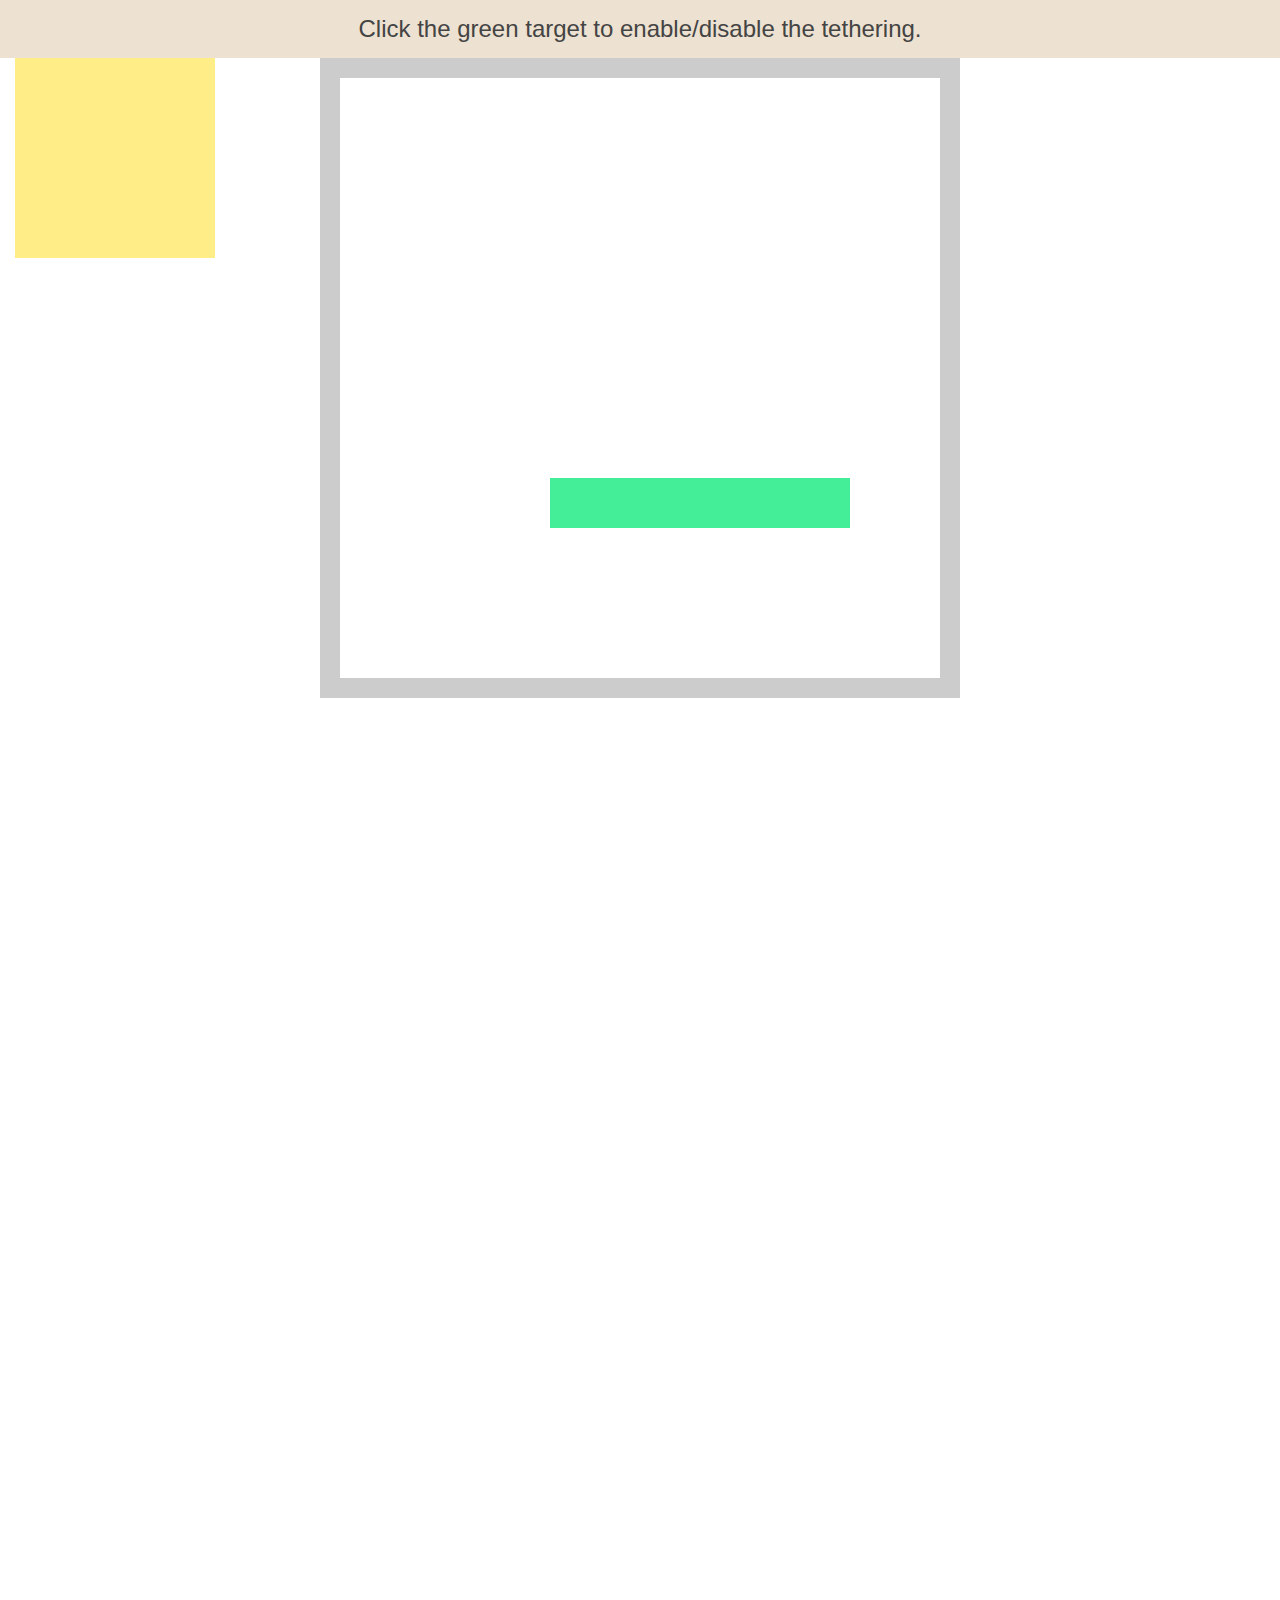
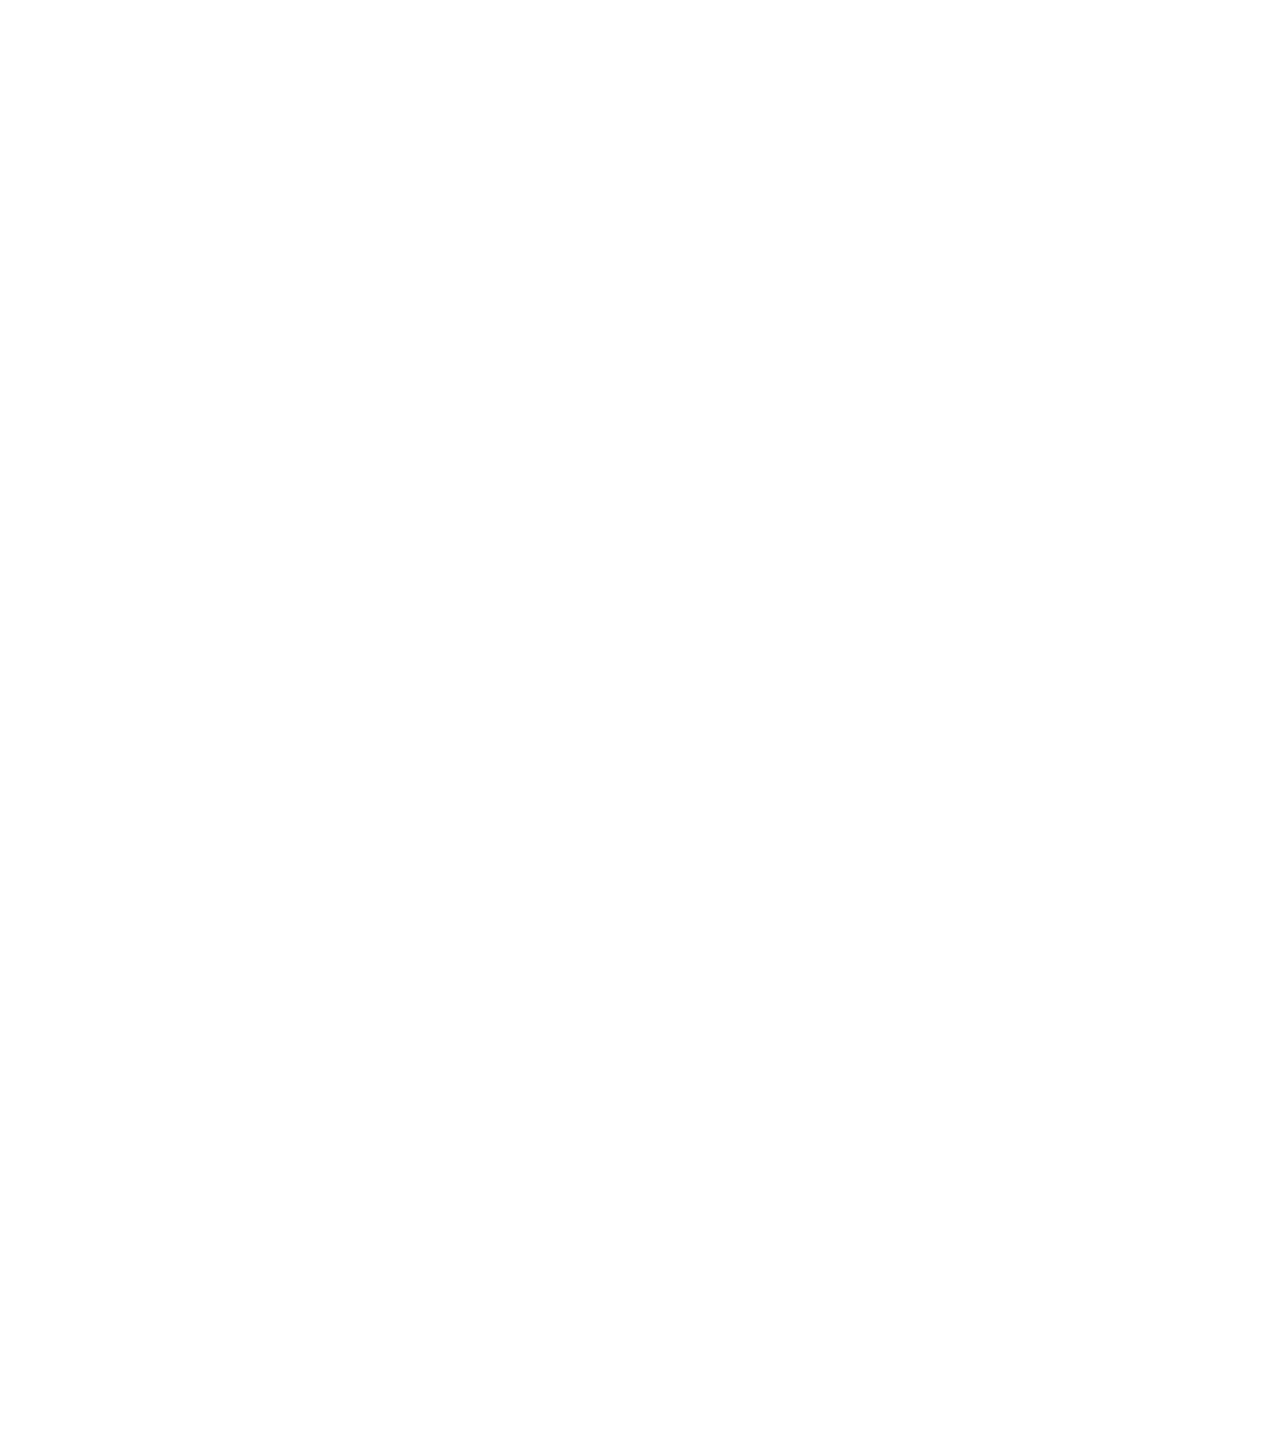
<file: assets/tether-1.3.3/examples/enable-disable/index.html>
<!DOCTYPE html>
<html>
    <head>
        <meta charset="utf-8">
        <meta http-equiv="X-UA-Compatible" content="chrome=1">
        <meta name="viewport" content="width=device-width, initial-scale=1, user-scalable=no">
        <link rel="stylesheet" href="../resources/css/base.css" />
        <link rel="stylesheet" href="../common/css/style.css" />
    </head>
    <body>
        <div class="instructions">Click the green target to enable/disable the tethering.</div>

        <div class="element"></div>
        <div class="container">
            <div class="pad"></div>
            <div class="target"></div>
            <div class="pad"></div>
        </div>

        <script src="//github.hubspot.com/tether/dist/js/tether.js"></script>
        <script>
            var tether = new Tether({
                element: '.element',
                target: '.target',
                attachment: 'top left',
                targetAttachment: 'top right'
            });

            document.querySelector('.target').addEventListener('click', function(){
                if (tether.enabled)
                    tether.disable();
                else
                    tether.enable();
            });
        </script>
    </body>
</html>
</file>
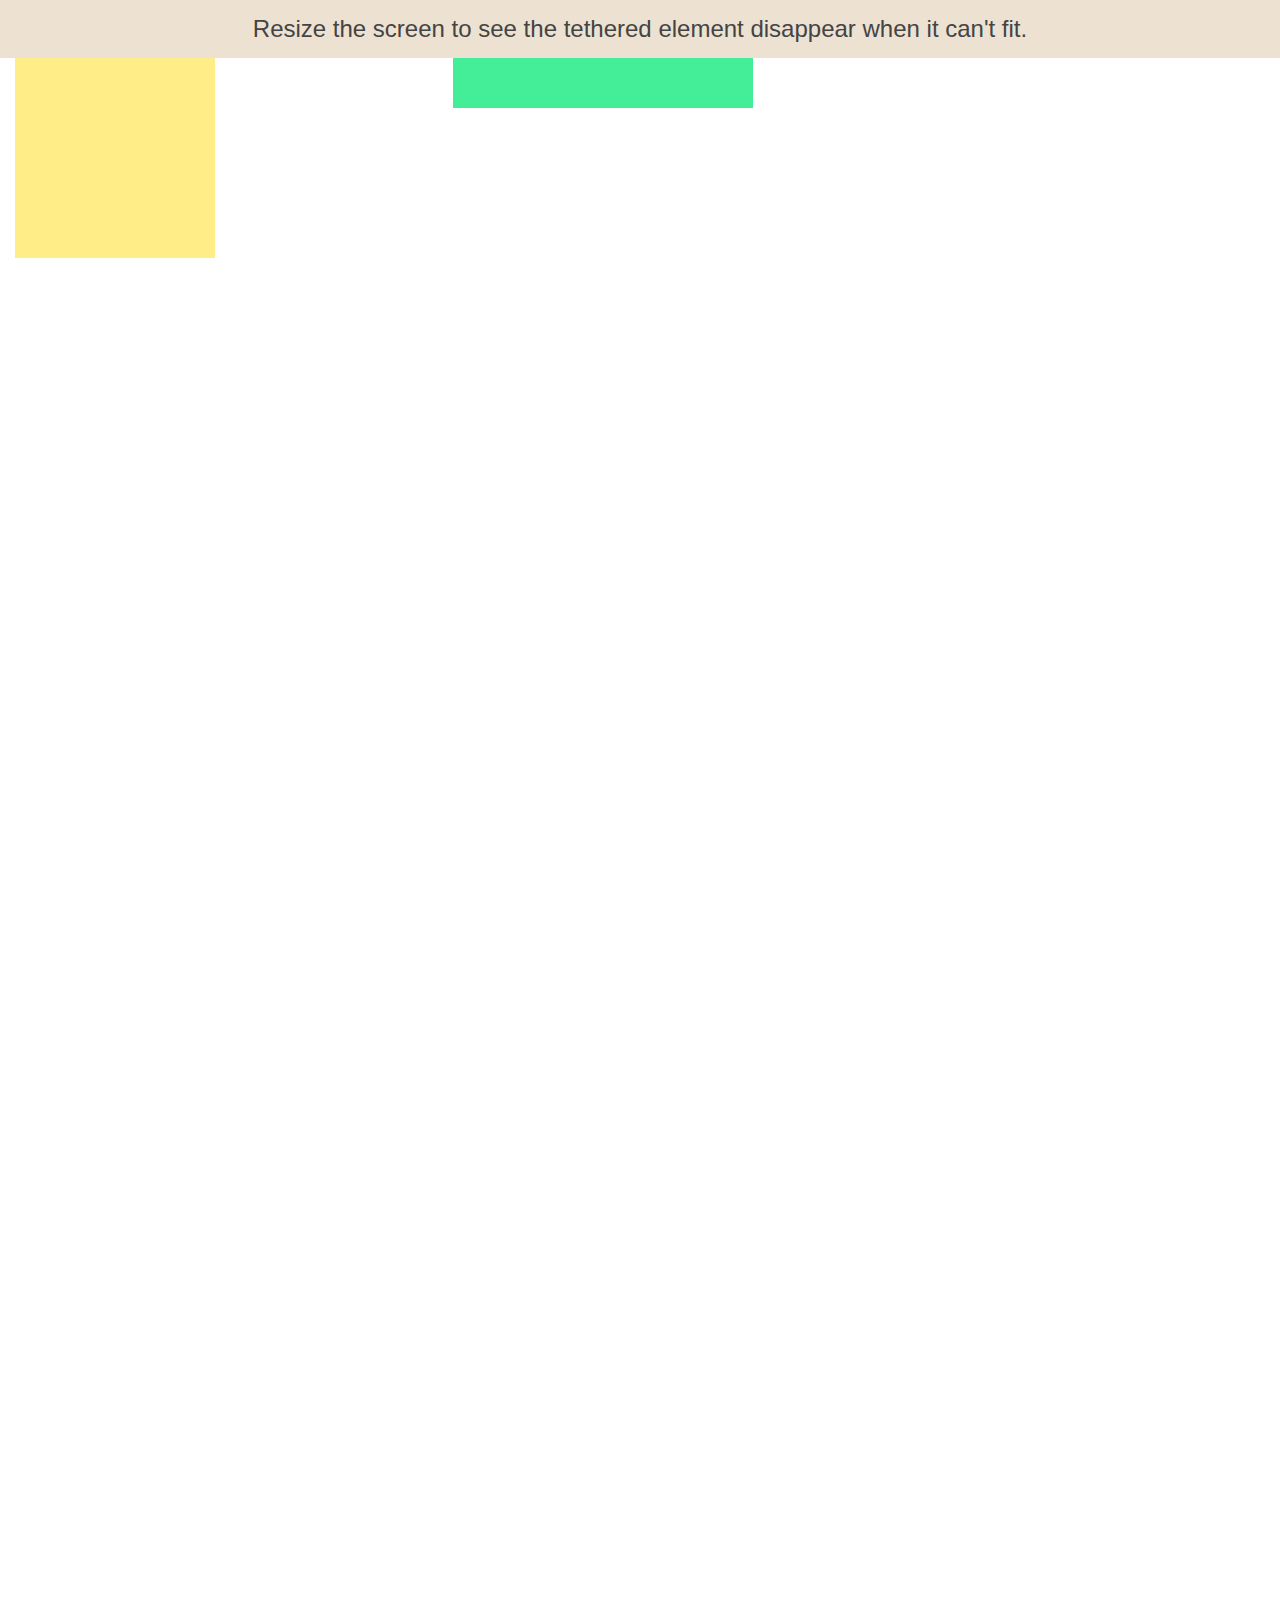
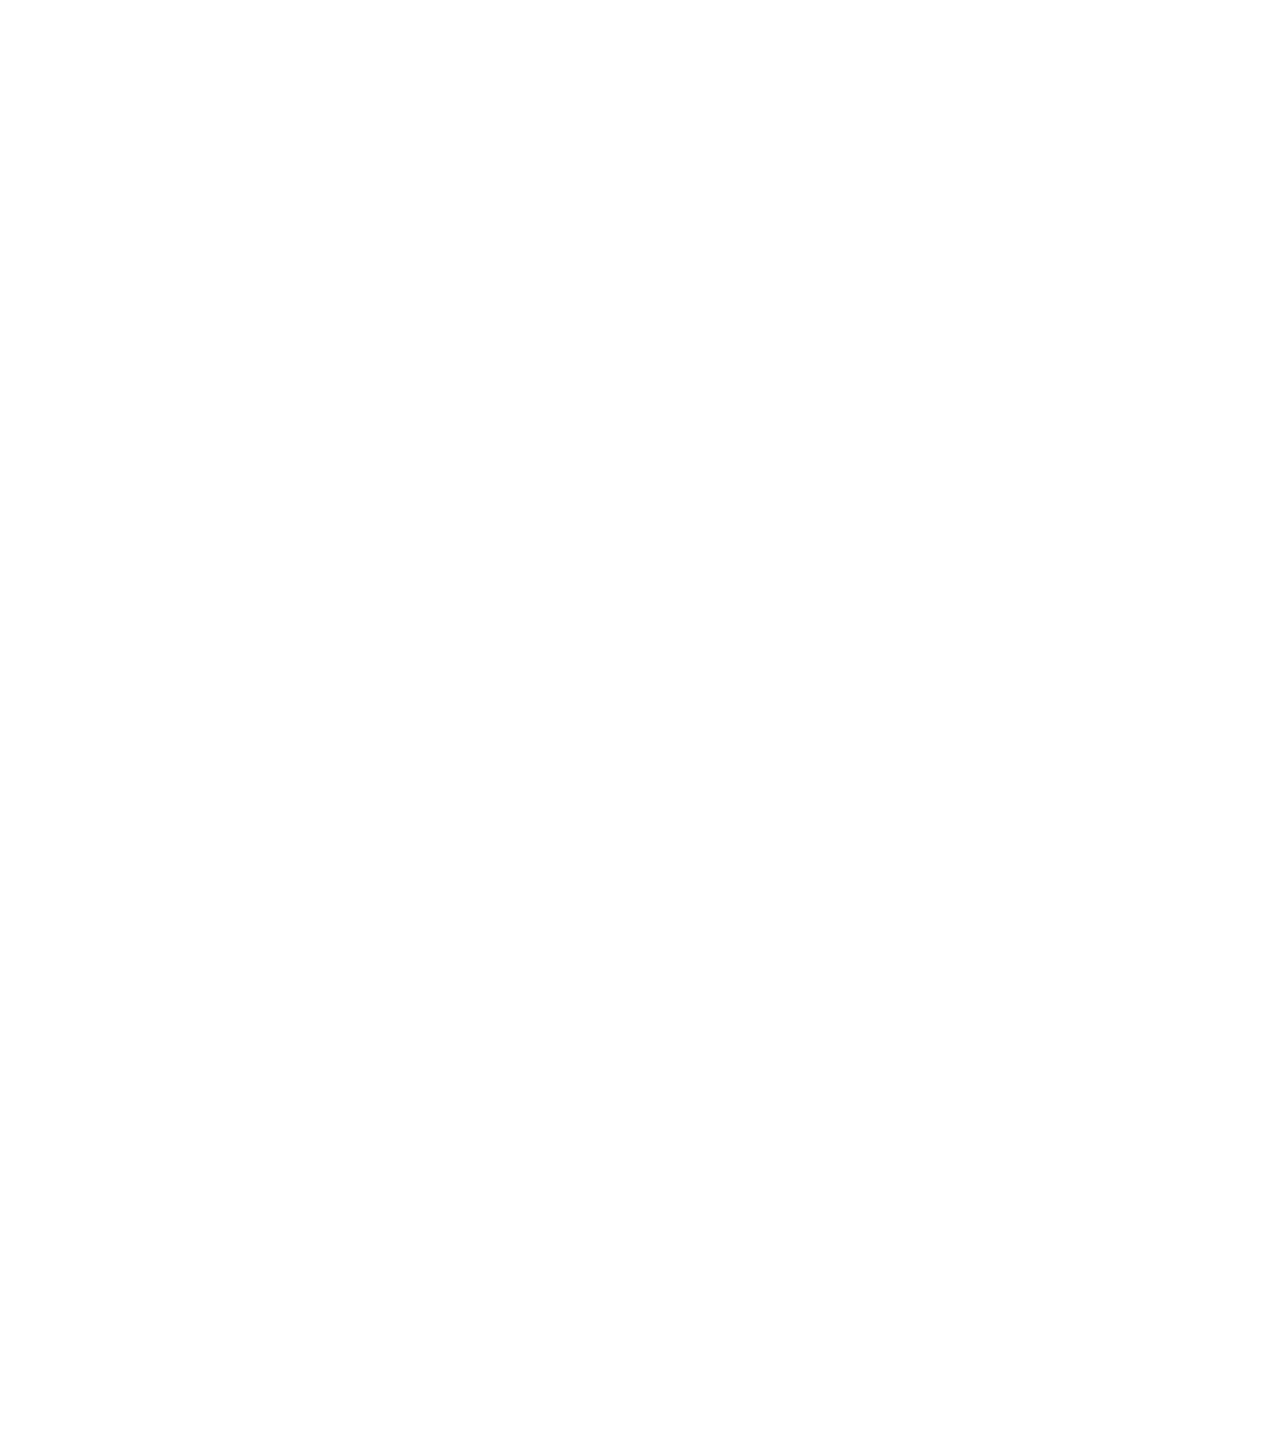
<file: assets/tether-1.3.3/examples/out-of-bounds/index.html>
<!DOCTYPE html>
<html>
    <head>
        <meta charset="utf-8">
        <meta http-equiv="X-UA-Compatible" content="chrome=1">
        <meta name="viewport" content="width=device-width, initial-scale=1, user-scalable=no">
        <link rel="stylesheet" href="../resources/css/base.css" />
        <link rel="stylesheet" href="../common/css/style.css" />
        <style>
            .tether-element.tether-out-of-bounds {
                display: none;
            }
        </style>
    </head>
    <body>
        <div class="instructions">Resize the screen to see the tethered element disappear when it can't fit.</div>

        <div class="element"></div>
        <div class="target"></div>

        <script src="//github.hubspot.com/tether/dist/js/tether.js"></script>
        <script>
            var tether = new Tether({
                element: '.element',
                target: '.target',
                attachment: 'top left',
                targetAttachment: 'top right',
                constraints: [{
                    to: 'window',
                    attachment: 'together'
                }]
            });
            tether.on('update', function(event) {
                console.log(event);
            });
        </script>
    </body>
</html>
</file>
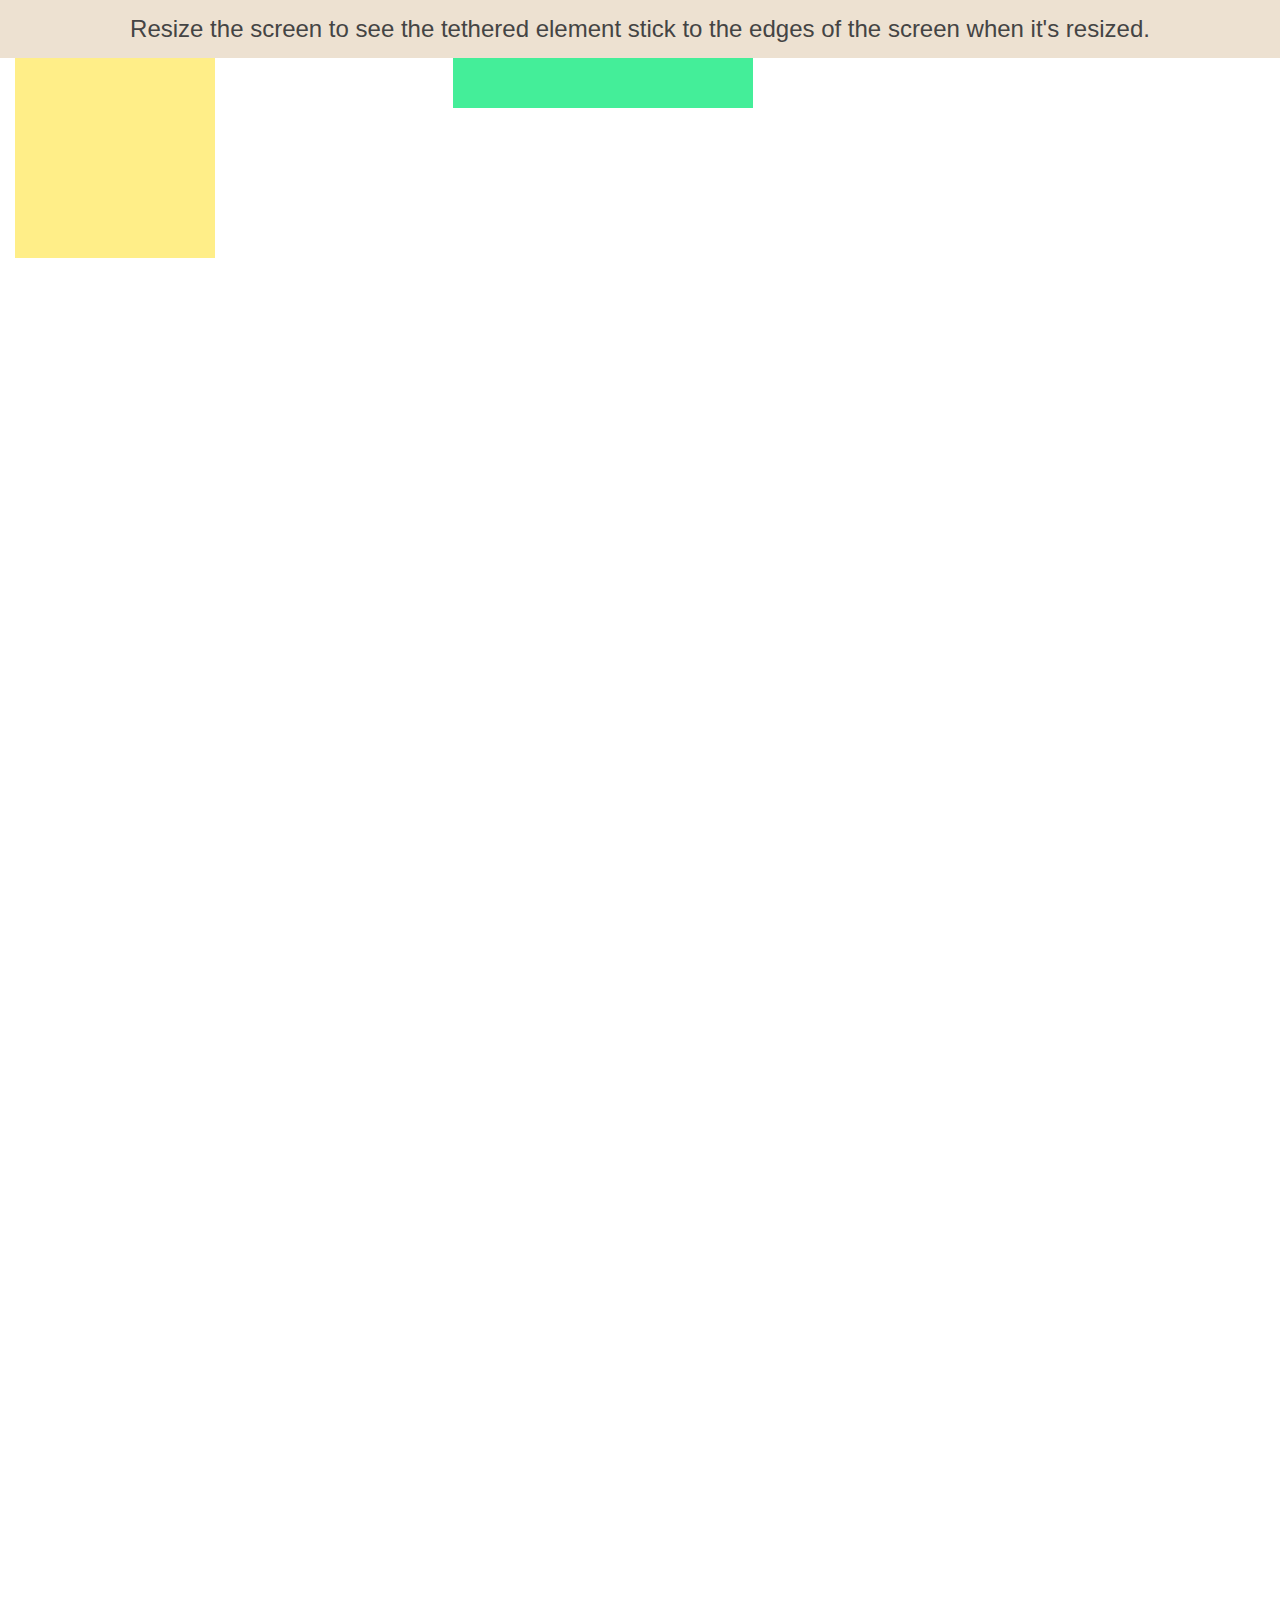
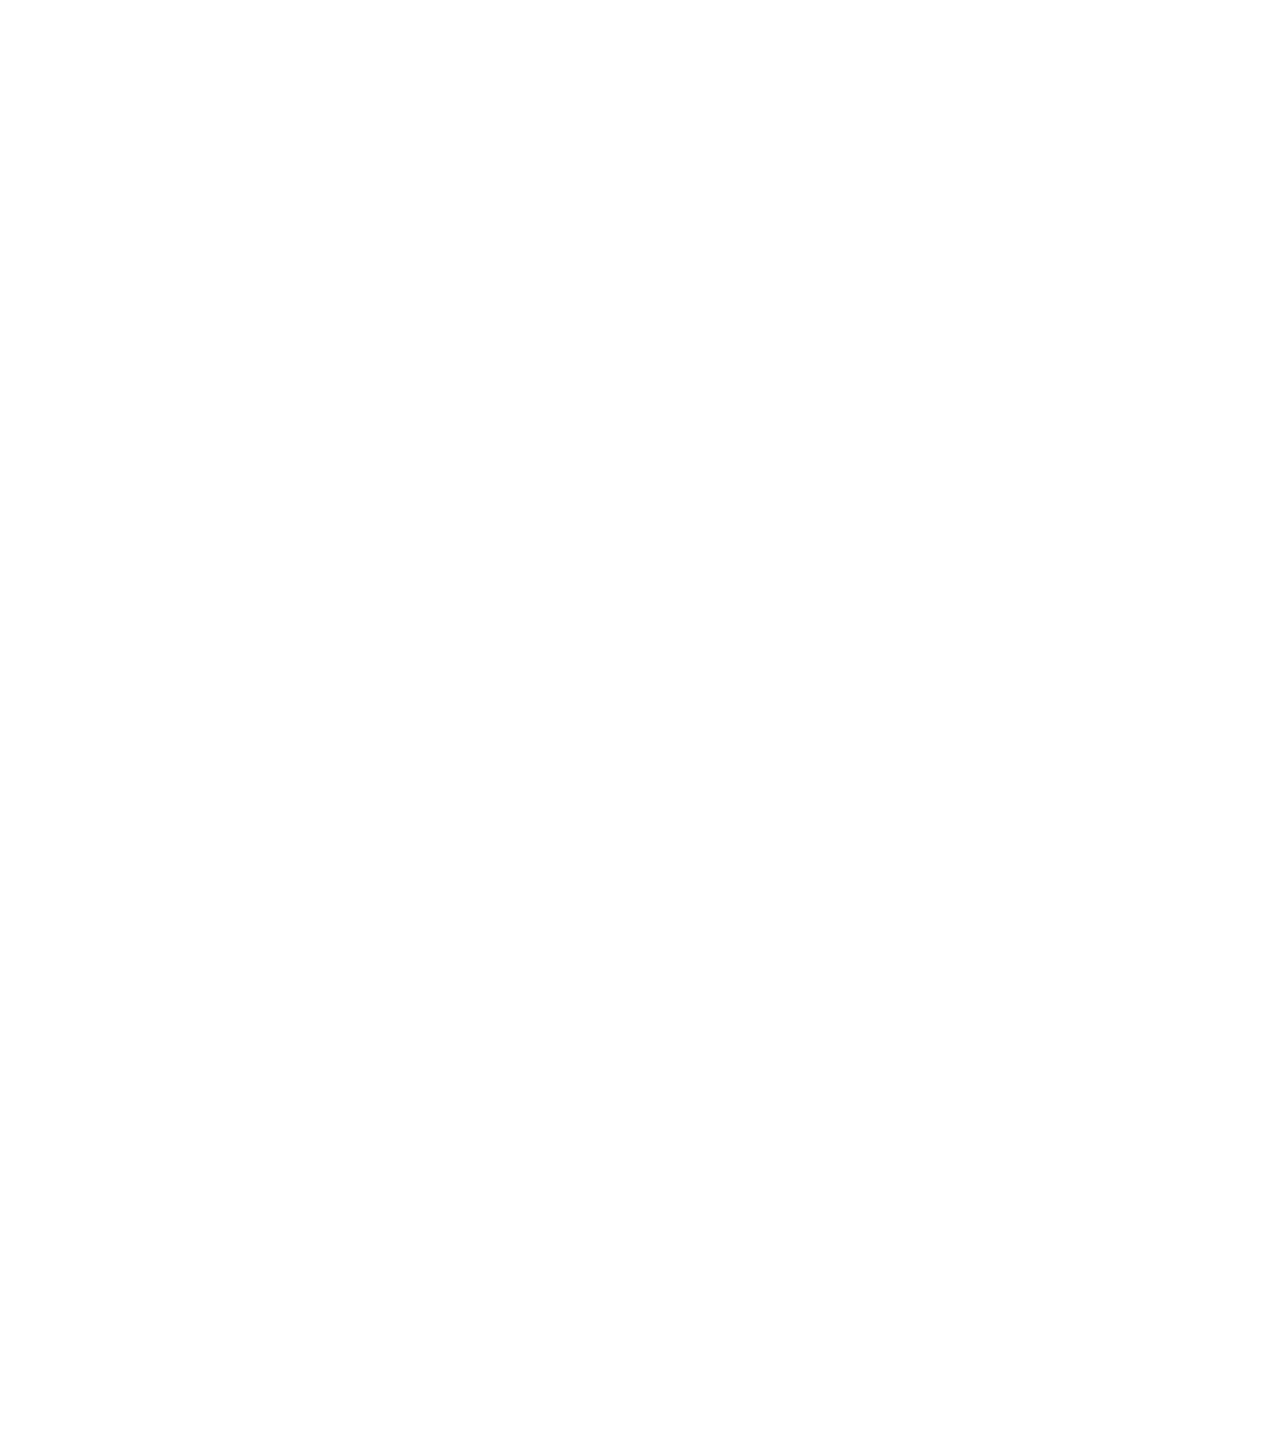
<file: assets/tether-1.3.3/examples/pin/index.html>
<!DOCTYPE html>
<html>
    <head>
        <meta charset="utf-8">
        <meta http-equiv="X-UA-Compatible" content="chrome=1">
        <meta name="viewport" content="width=device-width, initial-scale=1, user-scalable=no">
        <link rel="stylesheet" href="../resources/css/base.css" />
        <link rel="stylesheet" href="../common/css/style.css" />
    </head>
    <body>
        <div class="instructions">Resize the screen to see the tethered element stick to the edges of the screen when it's resized.</div>

        <div class="element"></div>
        <div class="target"></div>

        <script src="//github.hubspot.com/tether/dist/js/tether.js"></script>
        <script>
            new Tether({
                element: '.element',
                target: '.target',
                attachment: 'top left',
                targetAttachment: 'top right',
                constraints: [{
                    to: 'window',
                    pin: true
                }]
            });
        </script>
    </body>
</html>
</file>
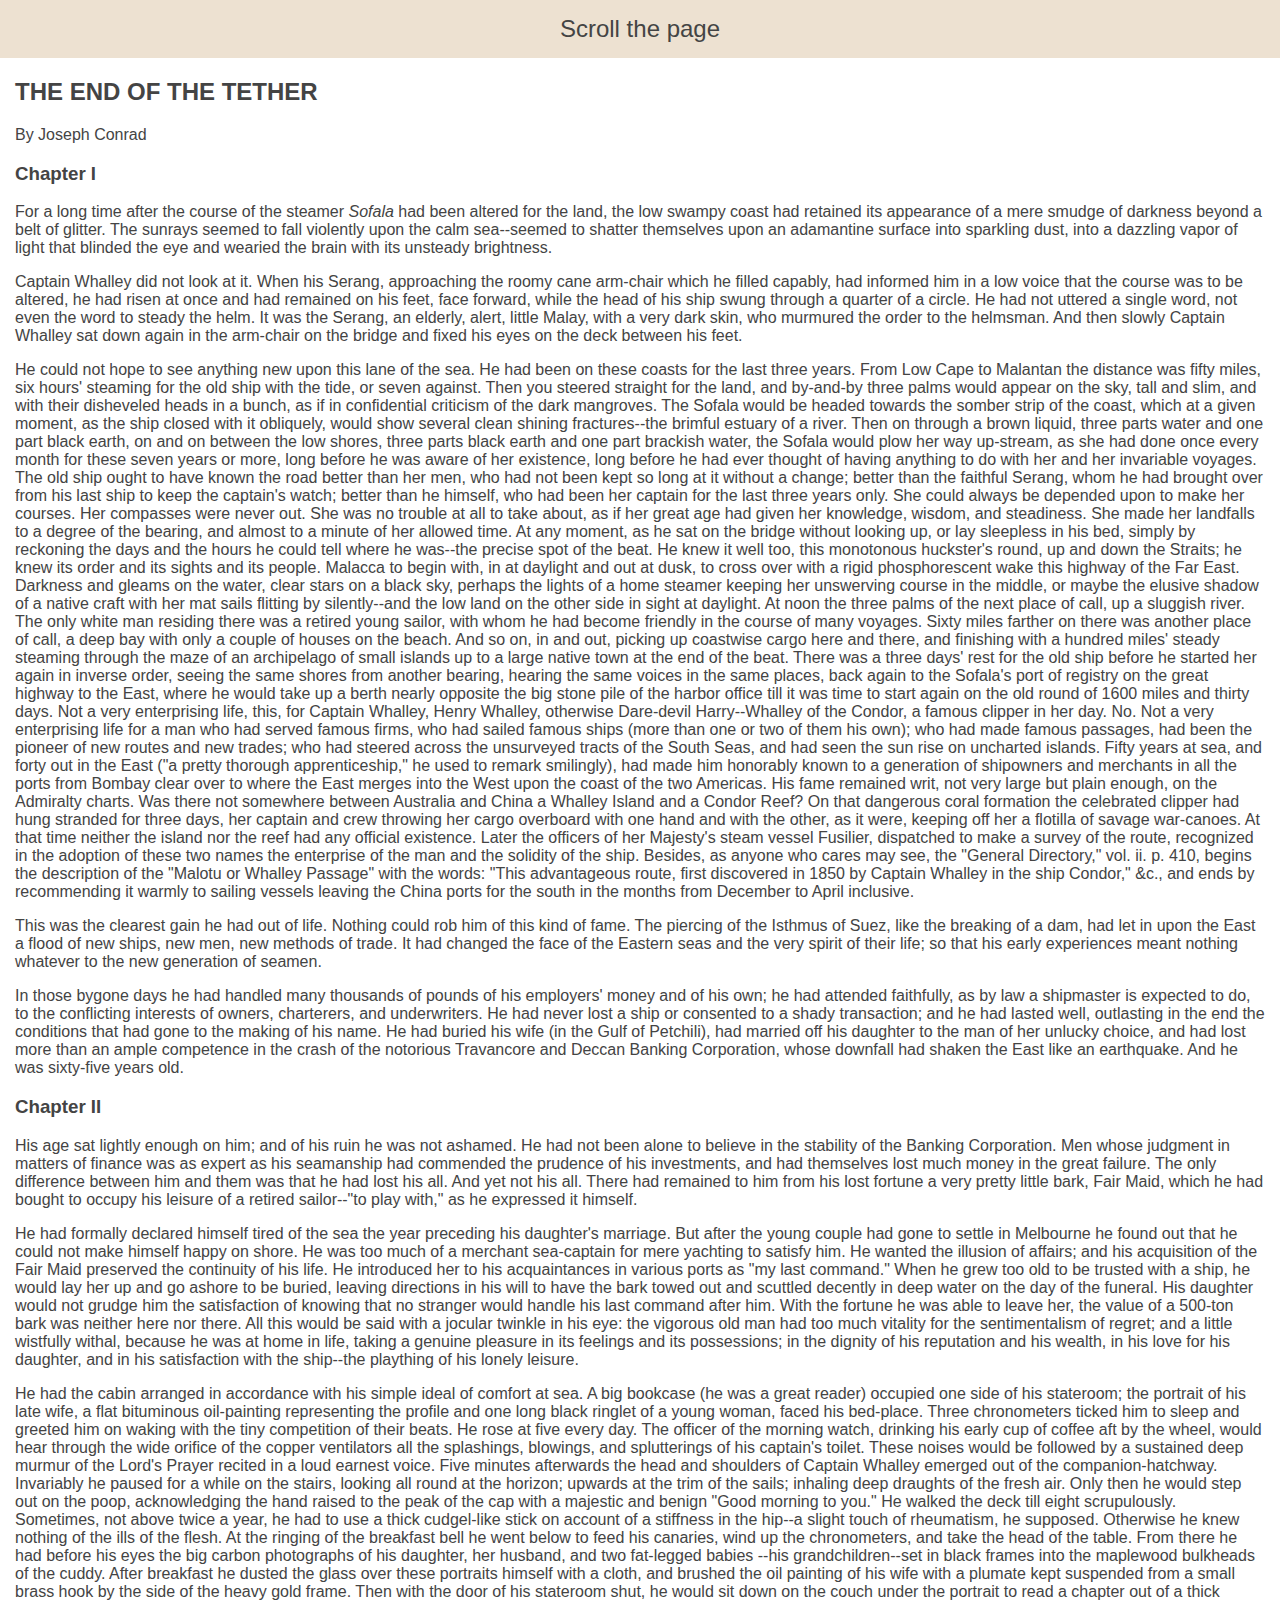
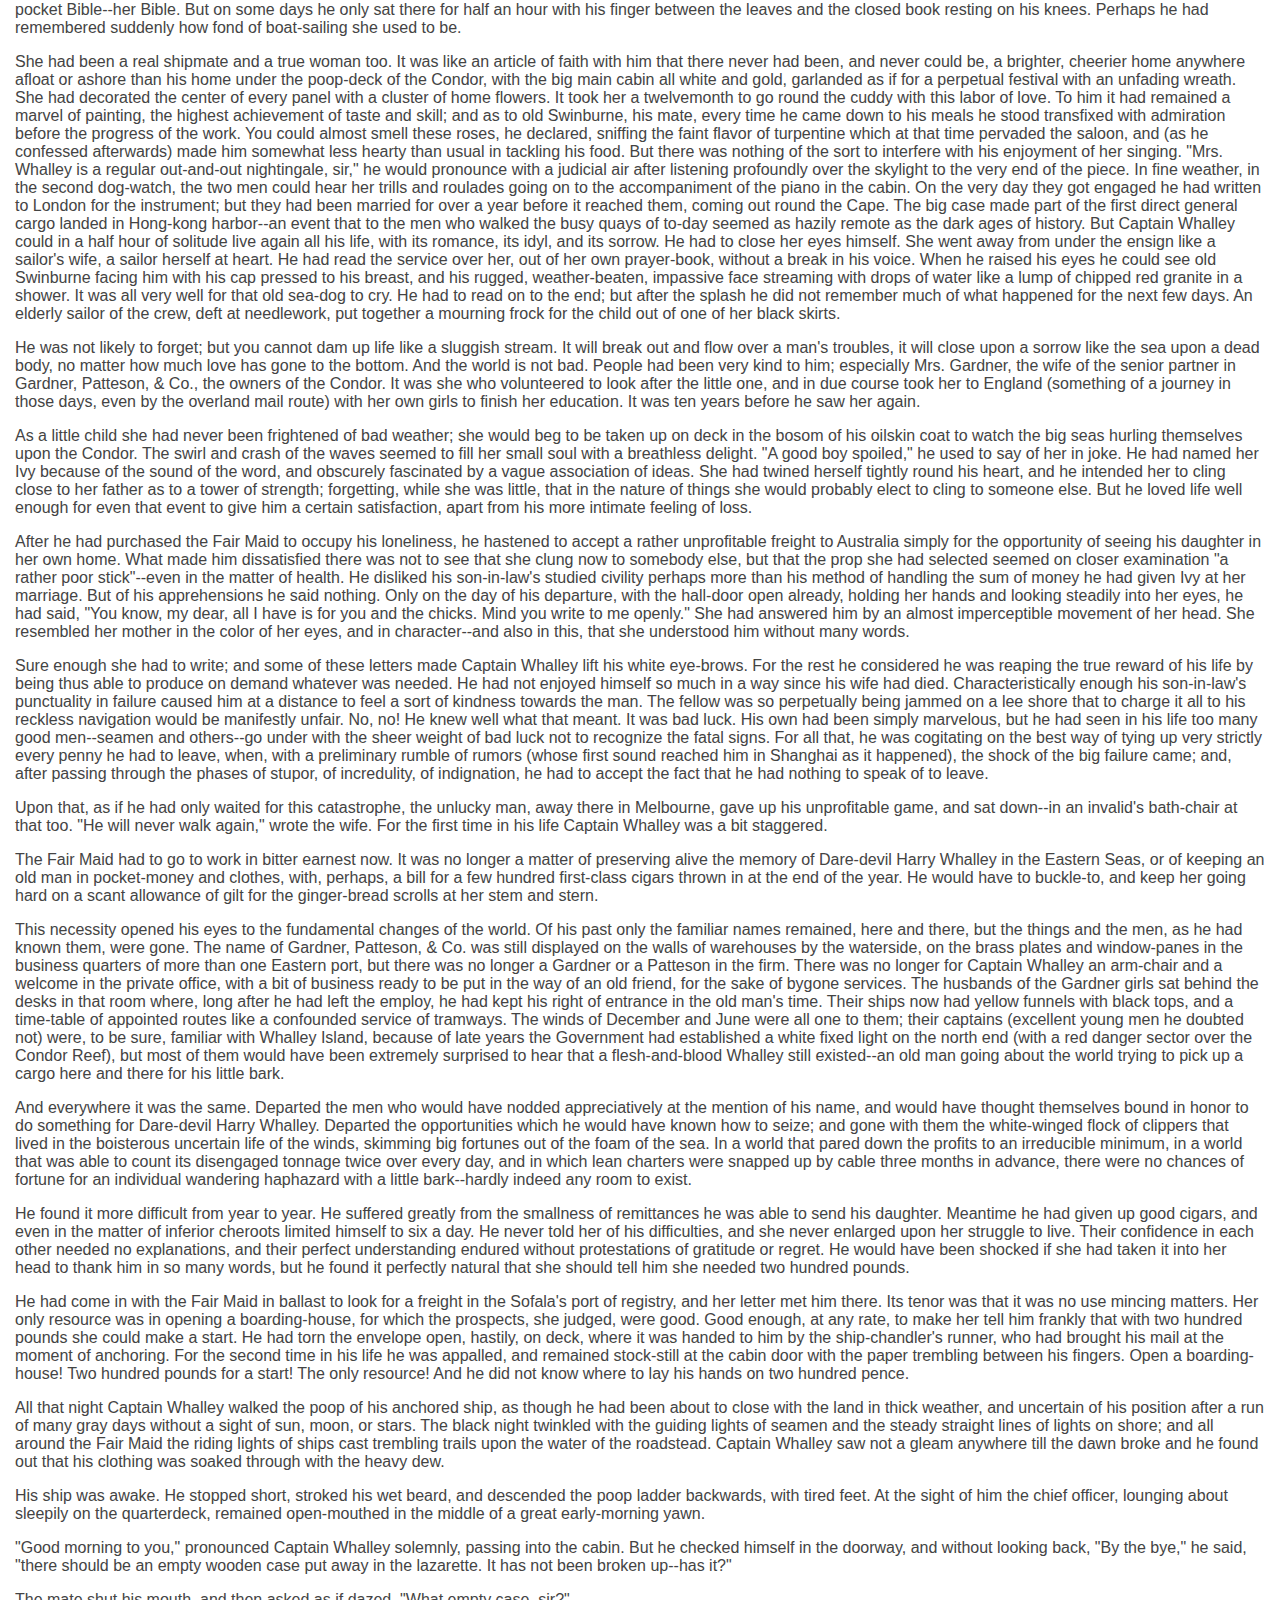
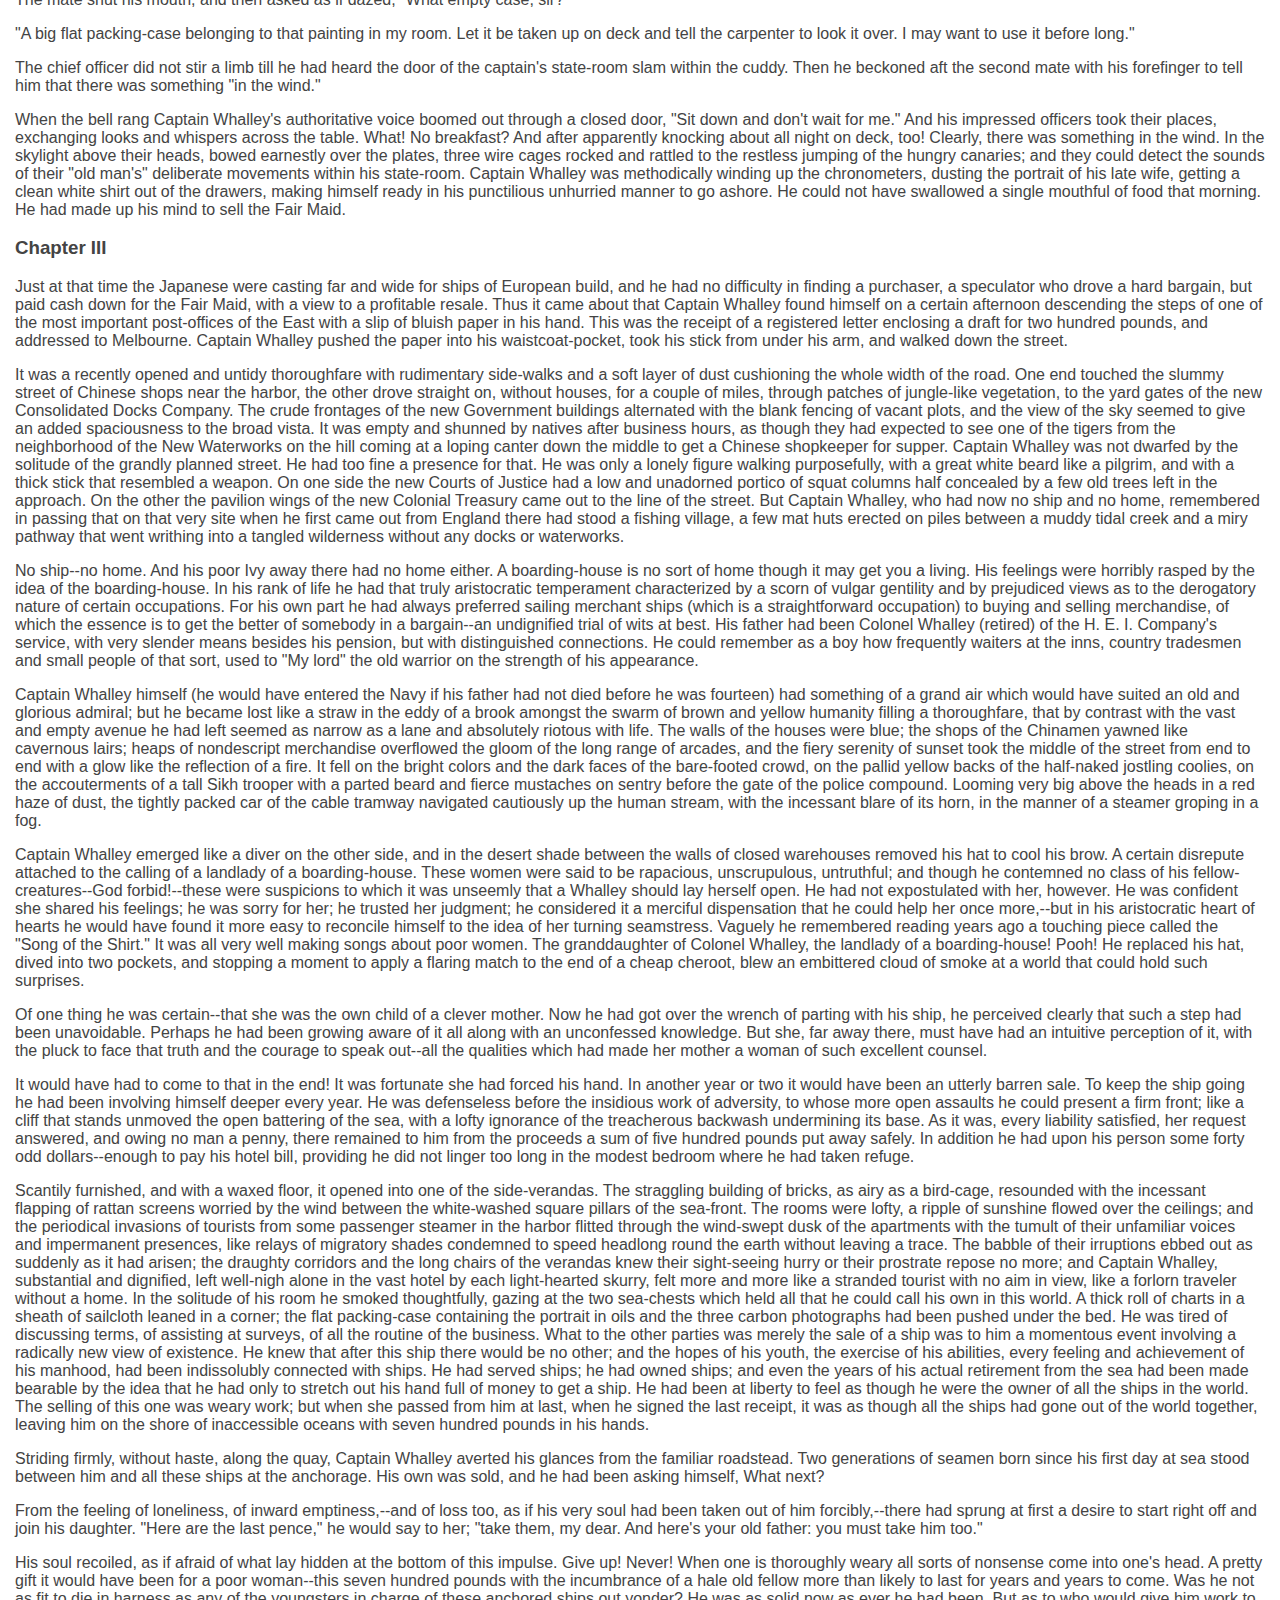
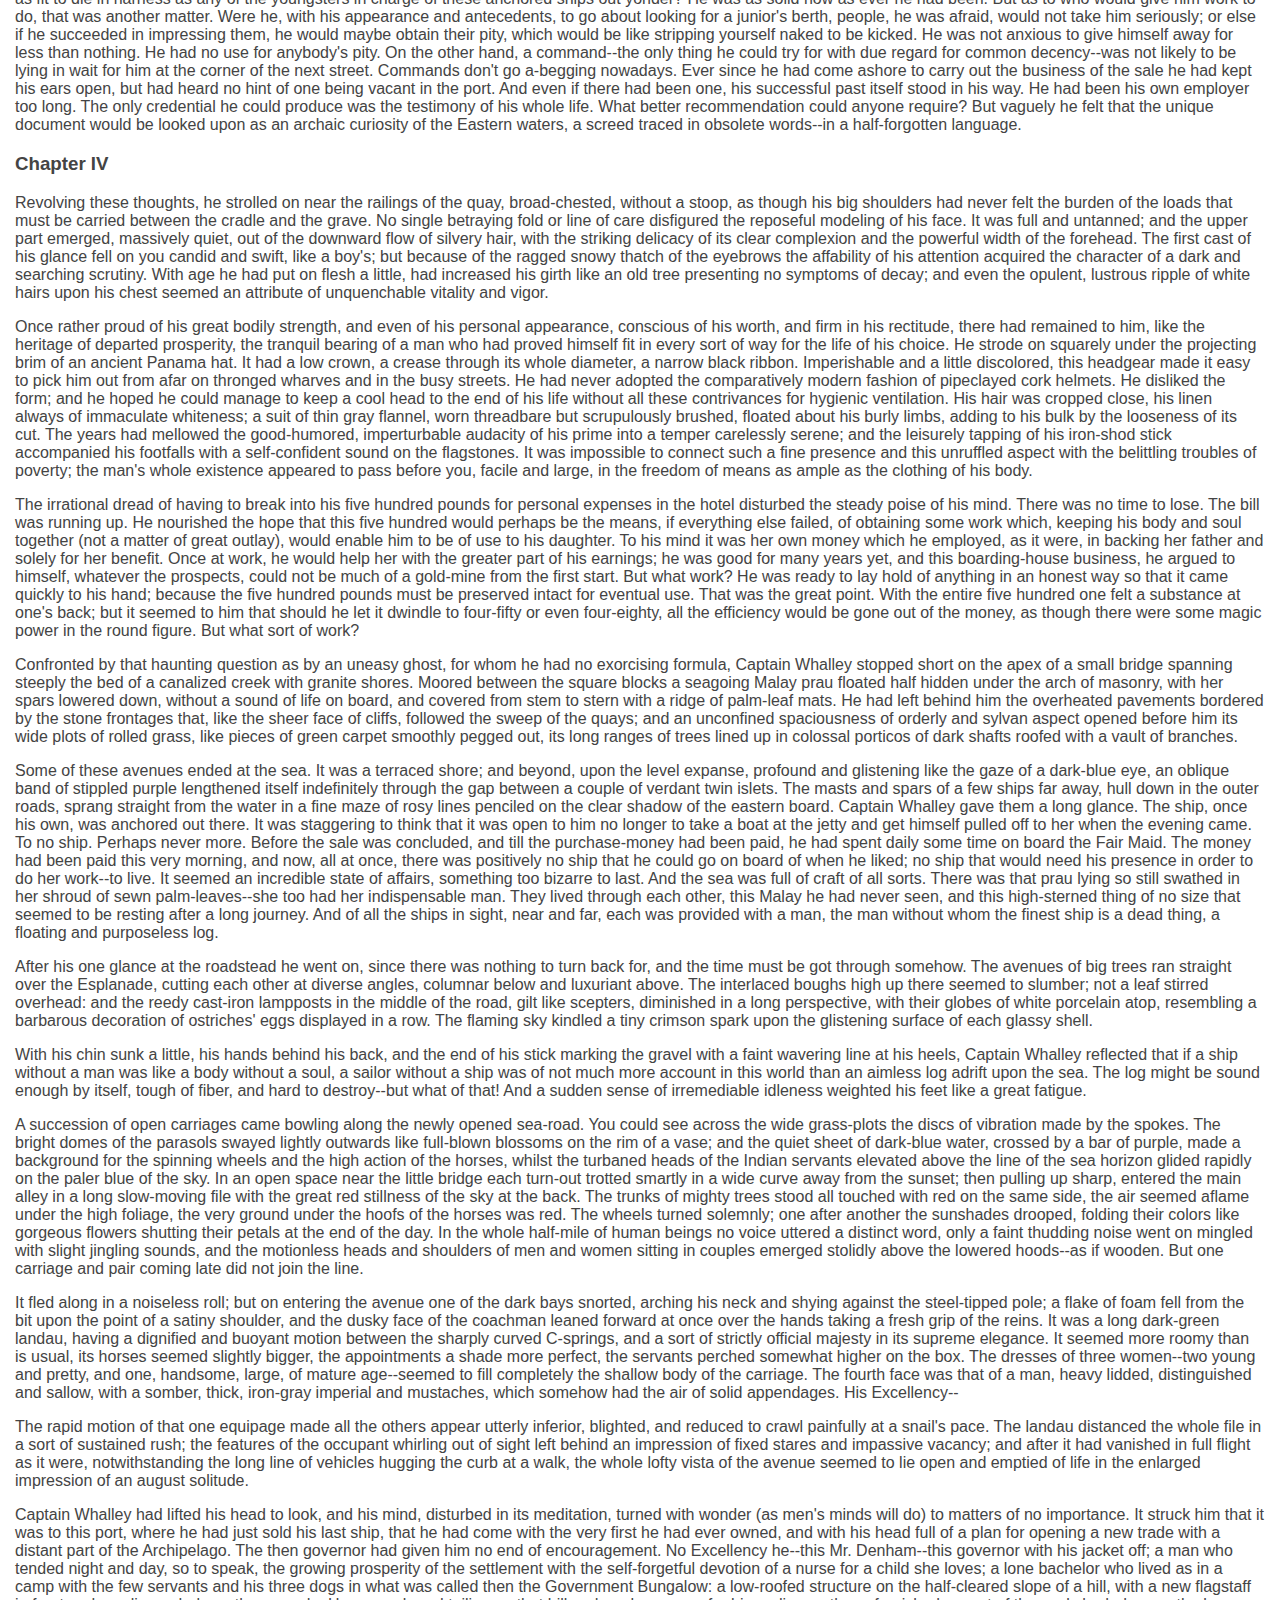
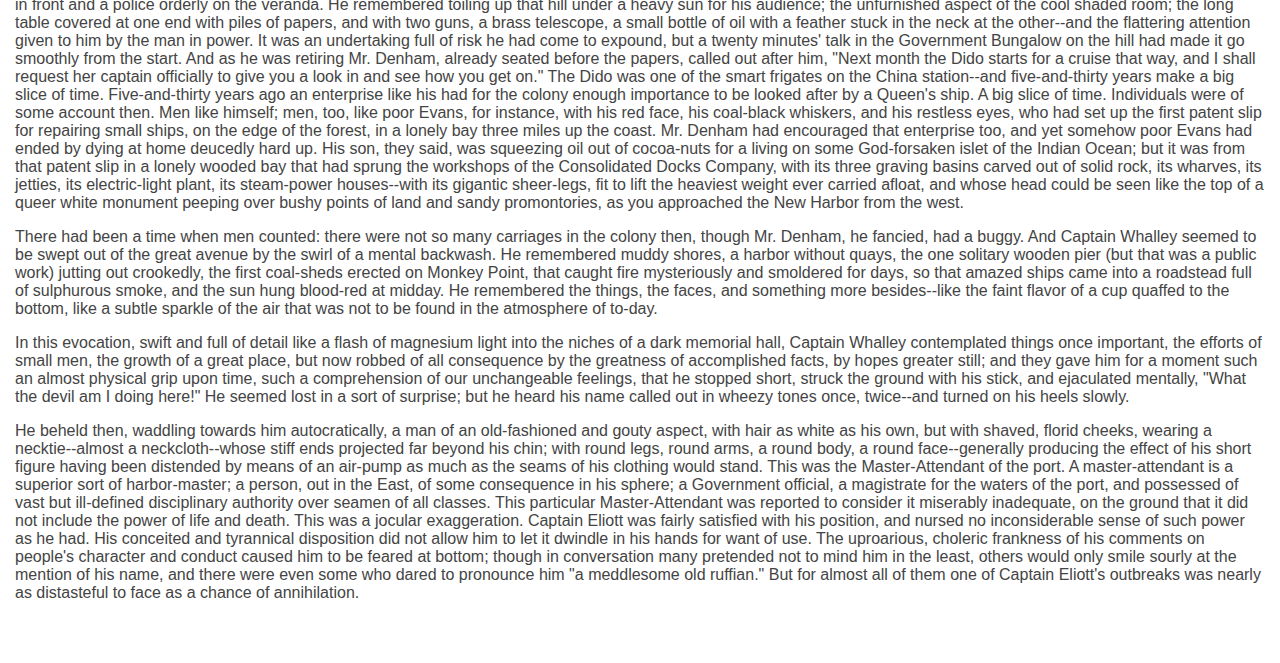
<file: assets/tether-1.3.3/examples/scroll/index.html>
<!DOCTYPE html>
<html>
    <head>
        <link rel="stylesheet" href="../resources/css/base.css" />
        <link rel="stylesheet" href="../common/css/style.css" />
    </head>
    <body>

    <div class="instructions">Scroll the page</div>

    <h2>THE END OF THE TETHER</h2>

    <p>By Joseph Conrad</p>

    <h3>Chapter I</h3>

    <p>For a long time after the course of the steamer <em>Sofala</em> had been
    altered for the land, the low swampy coast had retained its appearance
    of a mere smudge of darkness beyond a belt of glitter. The sunrays
    seemed to fall violently upon the calm sea--seemed to shatter themselves
    upon an adamantine surface into sparkling dust, into a dazzling vapor
    of light that blinded the eye and wearied the brain with its unsteady
    brightness.</p>

    <p>Captain Whalley did not look at it. When his Serang, approaching the
    roomy cane arm-chair which he filled capably, had informed him in a low
    voice that the course was to be altered, he had risen at once and had
    remained on his feet, face forward, while the head of his ship swung
    through a quarter of a circle. He had not uttered a single word, not
    even the word to steady the helm. It was the Serang, an elderly, alert,
    little Malay, with a very dark skin, who murmured the order to the
    helmsman. And then slowly Captain Whalley sat down again in the
    arm-chair on the bridge and fixed his eyes on the deck between his feet.</p>

    <p>He could not hope to see anything new upon this lane of the sea. He had
    been on these coasts for the last three years. From Low Cape to Malantan
    the distance was fifty miles, six hours' steaming for the old ship with
    the tide, or seven against. Then you steered straight for the land, and
    by-and-by three palms would appear on the sky, tall and slim, and with
    their disheveled heads in a bunch, as if in confidential criticism of
    the dark mangroves. The Sofala would be headed towards the somber
    strip of the coast, which at a given moment, as the ship closed with
    it obliquely, would show several clean shining fractures--the brimful
    estuary of a river. Then on through a brown liquid, three parts water
    and one part black earth, on and on between the low shores, three parts
    black earth and one part brackish water, the Sofala would plow her way
    up-stream, as she had done once every month for these seven years or
    more, long before he was aware of her existence, long before he had ever
    thought of having anything to do with her and her invariable voyages.
    The old ship ought to have known the road better than her men, who had
    not been kept so long at it without a change; better than the faithful
    Serang, whom he had brought over from his last ship to keep the
    captain's watch; better than he himself, who had been her captain for
    the last three years only. She could always be depended upon to make her
    courses. Her compasses were never out. She was no trouble at all to
    take about, as if her great age had given her knowledge, wisdom, and
    steadiness. She made her landfalls to a degree of the bearing, and
    almost to a minute of her allowed time. At any moment, as he sat on
    the bridge without looking up, or lay sleepless in his bed, simply by
    reckoning the days and the hours he could tell where he was--the precise
    spot of the beat. He knew it well too, this monotonous huckster's
    round, up and down the Straits; he knew its order and its sights and its
    people. Malacca to begin with, in at daylight and out at dusk, to cross
    over with a rigid phosphorescent wake this highway of the Far East.
    Darkness and gleams on the water, clear stars on a black sky, perhaps
    the lights of a home steamer keeping her unswerving course in the
    middle, or maybe the elusive shadow of a native craft with her mat sails
    flitting by silently--and the low land on the other side in sight
    at daylight. At noon the three palms of the next place of call, up a
    sluggish river. The only white man residing there was a retired young
    sailor, with whom he had become friendly in the course of many voyages.
    Sixty miles farther on there was another place of call, a deep bay with
    only a couple of houses on the beach. And so on, in and out, picking
    up coastwise cargo here and there, and finishing with a hundred miles'
    steady steaming through the maze of an archipelago of small islands up
    to a large native town at the end of the beat. There was a three days'
    rest for the old ship before he started her again in inverse order,
    seeing the same shores from another bearing, hearing the same voices
    in the same places, back again to the Sofala's port of registry on
    the great highway to the East, where he would take up a berth nearly
    opposite the big stone pile of the harbor office till it was time to
    start again on the old round of 1600 miles and thirty days. Not a very
    enterprising life, this, for Captain Whalley, Henry Whalley, otherwise
    Dare-devil Harry--Whalley of the Condor, a famous clipper in her day.
    No. Not a very enterprising life for a man who had served famous firms,
    who had sailed famous ships (more than one or two of them his own); who
    had made famous passages, had been the pioneer of new routes and new
    trades; who had steered across the unsurveyed tracts of the South Seas,
    and had seen the sun rise on uncharted islands. Fifty years at sea, and
    forty out in the East ("a pretty thorough apprenticeship," he used
    to remark smilingly), had made him honorably known to a generation of
    shipowners and merchants in all the ports from Bombay clear over to
    where the East merges into the West upon the coast of the two Americas.
    His fame remained writ, not very large but plain enough, on the
    Admiralty charts. Was there not somewhere between Australia and China a
    Whalley Island and a Condor Reef? On that dangerous coral formation the
    celebrated clipper had hung stranded for three days, her captain and
    crew throwing her cargo overboard with one hand and with the other, as
    it were, keeping off her a flotilla of savage war-canoes. At that time
    neither the island nor the reef had any official existence. Later the
    officers of her Majesty's steam vessel Fusilier, dispatched to make a
    survey of the route, recognized in the adoption of these two names the
    enterprise of the man and the solidity of the ship. Besides, as anyone
    who cares may see, the "General Directory," vol. ii. p. 410, begins the
    description of the "Malotu or Whalley Passage" with the words: "This
    advantageous route, first discovered in 1850 by Captain Whalley in the
    ship Condor," &amp;c., and ends by recommending it warmly to sailing vessels
    leaving the China ports for the south in the months from December to
    April inclusive.</p>

    <p>This was the clearest gain he had out of life. Nothing could rob him
    of this kind of fame. The piercing of the Isthmus of Suez, like the
    breaking of a dam, had let in upon the East a flood of new ships, new
    men, new methods of trade. It had changed the face of the Eastern seas
    and the very spirit of their life; so that his early experiences meant
    nothing whatever to the new generation of seamen.</p>

    <p>In those bygone days he had handled many thousands of pounds of his
    employers' money and of his own; he had attended faithfully, as by law
    a shipmaster is expected to do, to the conflicting interests of owners,
    charterers, and underwriters. He had never lost a ship or consented to
    a shady transaction; and he had lasted well, outlasting in the end the
    conditions that had gone to the making of his name. He had buried his
    wife (in the Gulf of Petchili), had married off his daughter to the man
    of her unlucky choice, and had lost more than an ample competence in the
    crash of the notorious Travancore and Deccan Banking Corporation, whose
    downfall had shaken the East like an earthquake. And he was sixty-five
    years old.</p>

    <h3>Chapter II</h3>

    <p>His age sat lightly enough on him; and of his ruin he was not ashamed.
    He had not been alone to believe in the stability of the Banking
    Corporation. Men whose judgment in matters of finance was as expert as
    his seamanship had commended the prudence of his investments, and had
    themselves lost much money in the great failure. The only difference
    between him and them was that he had lost his all. And yet not his all.
    There had remained to him from his lost fortune a very pretty little
    bark, Fair Maid, which he had bought to occupy his leisure of a retired
    sailor--"to play with," as he expressed it himself.</p>

    <p>He had formally declared himself tired of the sea the year preceding his
    daughter's marriage. But after the young couple had gone to settle in
    Melbourne he found out that he could not make himself happy on shore. He
    was too much of a merchant sea-captain for mere yachting to satisfy him.
    He wanted the illusion of affairs; and his acquisition of the Fair
    Maid preserved the continuity of his life. He introduced her to his
    acquaintances in various ports as "my last command." When he grew too
    old to be trusted with a ship, he would lay her up and go ashore to be
    buried, leaving directions in his will to have the bark towed out and
    scuttled decently in deep water on the day of the funeral. His daughter
    would not grudge him the satisfaction of knowing that no stranger would
    handle his last command after him. With the fortune he was able to leave
    her, the value of a 500-ton bark was neither here nor there. All this
    would be said with a jocular twinkle in his eye: the vigorous old man
    had too much vitality for the sentimentalism of regret; and a little
    wistfully withal, because he was at home in life, taking a genuine
    pleasure in its feelings and its possessions; in the dignity of his
    reputation and his wealth, in his love for his daughter, and in his
    satisfaction with the ship--the plaything of his lonely leisure.</p>

    <p>He had the cabin arranged in accordance with his simple ideal of comfort
    at sea. A big bookcase (he was a great reader) occupied one side of his
    stateroom; the portrait of his late wife, a flat bituminous oil-painting
    representing the profile and one long black ringlet of a young woman,
    faced his bed-place. Three chronometers ticked him to sleep and greeted
    him on waking with the tiny competition of their beats. He rose at five
    every day. The officer of the morning watch, drinking his early cup
    of coffee aft by the wheel, would hear through the wide orifice of the
    copper ventilators all the splashings, blowings, and splutterings of
    his captain's toilet. These noises would be followed by a sustained
    deep murmur of the Lord's Prayer recited in a loud earnest voice. Five
    minutes afterwards the head and shoulders of Captain Whalley emerged
    out of the companion-hatchway. Invariably he paused for a while on the
    stairs, looking all round at the horizon; upwards at the trim of the
    sails; inhaling deep draughts of the fresh air. Only then he would step
    out on the poop, acknowledging the hand raised to the peak of the cap
    with a majestic and benign "Good morning to you." He walked the deck
    till eight scrupulously. Sometimes, not above twice a year, he had to
    use a thick cudgel-like stick on account of a stiffness in the hip--a
    slight touch of rheumatism, he supposed. Otherwise he knew nothing of
    the ills of the flesh. At the ringing of the breakfast bell he went
    below to feed his canaries, wind up the chronometers, and take the
    head of the table. From there he had before his eyes the big carbon
    photographs of his daughter, her husband, and two fat-legged babies
    --his grandchildren--set in black frames into the maplewood bulkheads
    of the cuddy. After breakfast he dusted the glass over these portraits
    himself with a cloth, and brushed the oil painting of his wife with a
    plumate kept suspended from a small brass hook by the side of the heavy
    gold frame. Then with the door of his stateroom shut, he would sit down
    on the couch under the portrait to read a chapter out of a thick pocket
    Bible--her Bible. But on some days he only sat there for half an hour
    with his finger between the leaves and the closed book resting on his
    knees. Perhaps he had remembered suddenly how fond of boat-sailing she
    used to be.</p>

    <p>She had been a real shipmate and a true woman too. It was like an
    article of faith with him that there never had been, and never could be,
    a brighter, cheerier home anywhere afloat or ashore than his home under
    the poop-deck of the Condor, with the big main cabin all white and gold,
    garlanded as if for a perpetual festival with an unfading wreath. She
    had decorated the center of every panel with a cluster of home flowers.
    It took her a twelvemonth to go round the cuddy with this labor of love.
    To him it had remained a marvel of painting, the highest achievement of
    taste and skill; and as to old Swinburne, his mate, every time he
    came down to his meals he stood transfixed with admiration before the
    progress of the work. You could almost smell these roses, he declared,
    sniffing the faint flavor of turpentine which at that time pervaded the
    saloon, and (as he confessed afterwards) made him somewhat less hearty
    than usual in tackling his food. But there was nothing of the sort to
    interfere with his enjoyment of her singing. "Mrs. Whalley is a regular
    out-and-out nightingale, sir," he would pronounce with a judicial air
    after listening profoundly over the skylight to the very end of the
    piece. In fine weather, in the second dog-watch, the two men could hear
    her trills and roulades going on to the accompaniment of the piano in
    the cabin. On the very day they got engaged he had written to London
    for the instrument; but they had been married for over a year before it
    reached them, coming out round the Cape. The big case made part of the
    first direct general cargo landed in Hong-kong harbor--an event that to
    the men who walked the busy quays of to-day seemed as hazily remote as
    the dark ages of history. But Captain Whalley could in a half hour of
    solitude live again all his life, with its romance, its idyl, and its
    sorrow. He had to close her eyes himself. She went away from under the
    ensign like a sailor's wife, a sailor herself at heart. He had read
    the service over her, out of her own prayer-book, without a break in his
    voice. When he raised his eyes he could see old Swinburne facing him
    with his cap pressed to his breast, and his rugged, weather-beaten,
    impassive face streaming with drops of water like a lump of chipped red
    granite in a shower. It was all very well for that old sea-dog to cry.
    He had to read on to the end; but after the splash he did not remember
    much of what happened for the next few days. An elderly sailor of the
    crew, deft at needlework, put together a mourning frock for the child
    out of one of her black skirts.</p>

    <p>He was not likely to forget; but you cannot dam up life like a sluggish
    stream. It will break out and flow over a man's troubles, it will close
    upon a sorrow like the sea upon a dead body, no matter how much love has
    gone to the bottom. And the world is not bad. People had been very
    kind to him; especially Mrs. Gardner, the wife of the senior partner
    in Gardner, Patteson, &amp; Co., the owners of the Condor. It was she who
    volunteered to look after the little one, and in due course took her to
    England (something of a journey in those days, even by the overland
    mail route) with her own girls to finish her education. It was ten years
    before he saw her again.</p>

    <p>As a little child she had never been frightened of bad weather; she
    would beg to be taken up on deck in the bosom of his oilskin coat to
    watch the big seas hurling themselves upon the Condor. The swirl and
    crash of the waves seemed to fill her small soul with a breathless
    delight. "A good boy spoiled," he used to say of her in joke. He had
    named her Ivy because of the sound of the word, and obscurely fascinated
    by a vague association of ideas. She had twined herself tightly round
    his heart, and he intended her to cling close to her father as to a
    tower of strength; forgetting, while she was little, that in the nature
    of things she would probably elect to cling to someone else. But
    he loved life well enough for even that event to give him a certain
    satisfaction, apart from his more intimate feeling of loss.</p>

    <p>After he had purchased the Fair Maid to occupy his loneliness, he
    hastened to accept a rather unprofitable freight to Australia simply for
    the opportunity of seeing his daughter in her own home. What made him
    dissatisfied there was not to see that she clung now to somebody else,
    but that the prop she had selected seemed on closer examination "a
    rather poor stick"--even in the matter of health. He disliked his
    son-in-law's studied civility perhaps more than his method of
    handling the sum of money he had given Ivy at her marriage. But of his
    apprehensions he said nothing. Only on the day of his departure, with
    the hall-door open already, holding her hands and looking steadily into
    her eyes, he had said, "You know, my dear, all I have is for you and the
    chicks. Mind you write to me openly." She had answered him by an almost
    imperceptible movement of her head. She resembled her mother in
    the color of her eyes, and in character--and also in this, that she
    understood him without many words.</p>

    <p>Sure enough she had to write; and some of these letters made Captain
    Whalley lift his white eye-brows. For the rest he considered he was
    reaping the true reward of his life by being thus able to produce on
    demand whatever was needed. He had not enjoyed himself so much in a
    way since his wife had died. Characteristically enough his son-in-law's
    punctuality in failure caused him at a distance to feel a sort of
    kindness towards the man. The fellow was so perpetually being jammed on
    a lee shore that to charge it all to his reckless navigation would be
    manifestly unfair. No, no! He knew well what that meant. It was bad
    luck. His own had been simply marvelous, but he had seen in his life too
    many good men--seamen and others--go under with the sheer weight of bad
    luck not to recognize the fatal signs. For all that, he was cogitating
    on the best way of tying up very strictly every penny he had to leave,
    when, with a preliminary rumble of rumors (whose first sound reached
    him in Shanghai as it happened), the shock of the big failure came;
    and, after passing through the phases of stupor, of incredulity, of
    indignation, he had to accept the fact that he had nothing to speak of
    to leave.</p>

    <p>Upon that, as if he had only waited for this catastrophe, the unlucky
    man, away there in Melbourne, gave up his unprofitable game, and sat
    down--in an invalid's bath-chair at that too. "He will never walk
    again," wrote the wife. For the first time in his life Captain Whalley
    was a bit staggered.</p>

    <p>The Fair Maid had to go to work in bitter earnest now. It was no longer
    a matter of preserving alive the memory of Dare-devil Harry Whalley in
    the Eastern Seas, or of keeping an old man in pocket-money and clothes,
    with, perhaps, a bill for a few hundred first-class cigars thrown in at
    the end of the year. He would have to buckle-to, and keep her going hard
    on a scant allowance of gilt for the ginger-bread scrolls at her stem
    and stern.</p>

    <p>This necessity opened his eyes to the fundamental changes of the world.
    Of his past only the familiar names remained, here and there, but
    the things and the men, as he had known them, were gone. The name of
    Gardner, Patteson, &amp; Co. was still displayed on the walls of warehouses
    by the waterside, on the brass plates and window-panes in the business
    quarters of more than one Eastern port, but there was no longer a
    Gardner or a Patteson in the firm. There was no longer for Captain
    Whalley an arm-chair and a welcome in the private office, with a bit of
    business ready to be put in the way of an old friend, for the sake of
    bygone services. The husbands of the Gardner girls sat behind the desks
    in that room where, long after he had left the employ, he had kept his
    right of entrance in the old man's time. Their ships now had yellow
    funnels with black tops, and a time-table of appointed routes like a
    confounded service of tramways. The winds of December and June were all
    one to them; their captains (excellent young men he doubted not) were,
    to be sure, familiar with Whalley Island, because of late years the
    Government had established a white fixed light on the north end (with
    a red danger sector over the Condor Reef), but most of them would have
    been extremely surprised to hear that a flesh-and-blood Whalley still
    existed--an old man going about the world trying to pick up a cargo here
    and there for his little bark.</p>

    <p>And everywhere it was the same. Departed the men who would have nodded
    appreciatively at the mention of his name, and would have thought
    themselves bound in honor to do something for Dare-devil Harry Whalley.
    Departed the opportunities which he would have known how to seize; and
    gone with them the white-winged flock of clippers that lived in the
    boisterous uncertain life of the winds, skimming big fortunes out of
    the foam of the sea. In a world that pared down the profits to an
    irreducible minimum, in a world that was able to count its disengaged
    tonnage twice over every day, and in which lean charters were snapped up
    by cable three months in advance, there were no chances of fortune for
    an individual wandering haphazard with a little bark--hardly indeed any
    room to exist.</p>

    <p>He found it more difficult from year to year. He suffered greatly from
    the smallness of remittances he was able to send his daughter. Meantime
    he had given up good cigars, and even in the matter of inferior cheroots
    limited himself to six a day. He never told her of his difficulties, and
    she never enlarged upon her struggle to live. Their confidence in each
    other needed no explanations, and their perfect understanding endured
    without protestations of gratitude or regret. He would have been shocked
    if she had taken it into her head to thank him in so many words, but
    he found it perfectly natural that she should tell him she needed two
    hundred pounds.</p>

    <p>He had come in with the Fair Maid in ballast to look for a freight in
    the Sofala's port of registry, and her letter met him there. Its tenor
    was that it was no use mincing matters. Her only resource was in opening
    a boarding-house, for which the prospects, she judged, were good. Good
    enough, at any rate, to make her tell him frankly that with two hundred
    pounds she could make a start. He had torn the envelope open, hastily,
    on deck, where it was handed to him by the ship-chandler's runner, who
    had brought his mail at the moment of anchoring. For the second time
    in his life he was appalled, and remained stock-still at the cabin door
    with the paper trembling between his fingers. Open a boarding-house! Two
    hundred pounds for a start! The only resource! And he did not know where
    to lay his hands on two hundred pence.</p>

    <p>All that night Captain Whalley walked the poop of his anchored ship, as
    though he had been about to close with the land in thick weather, and
    uncertain of his position after a run of many gray days without a sight
    of sun, moon, or stars. The black night twinkled with the guiding lights
    of seamen and the steady straight lines of lights on shore; and all
    around the Fair Maid the riding lights of ships cast trembling trails
    upon the water of the roadstead. Captain Whalley saw not a gleam
    anywhere till the dawn broke and he found out that his clothing was
    soaked through with the heavy dew.</p>

    <p>His ship was awake. He stopped short, stroked his wet beard, and
    descended the poop ladder backwards, with tired feet. At the sight
    of him the chief officer, lounging about sleepily on the quarterdeck,
    remained open-mouthed in the middle of a great early-morning yawn.</p>

    <p>"Good morning to you," pronounced Captain Whalley solemnly, passing into
    the cabin. But he checked himself in the doorway, and without looking
    back, "By the bye," he said, "there should be an empty wooden case put
    away in the lazarette. It has not been broken up--has it?"</p>

    <p>The mate shut his mouth, and then asked as if dazed, "What empty case,
    sir?"</p>

    <p>"A big flat packing-case belonging to that painting in my room. Let it
    be taken up on deck and tell the carpenter to look it over. I may want
    to use it before long."</p>

    <p>The chief officer did not stir a limb till he had heard the door of the
    captain's state-room slam within the cuddy. Then he beckoned aft the
    second mate with his forefinger to tell him that there was something "in
    the wind."</p>

    <p>When the bell rang Captain Whalley's authoritative voice boomed out
    through a closed door, "Sit down and don't wait for me." And his
    impressed officers took their places, exchanging looks and whispers
    across the table. What! No breakfast? And after apparently knocking
    about all night on deck, too! Clearly, there was something in the wind.
    In the skylight above their heads, bowed earnestly over the plates,
    three wire cages rocked and rattled to the restless jumping of the
    hungry canaries; and they could detect the sounds of their "old
    man's" deliberate movements within his state-room. Captain Whalley was
    methodically winding up the chronometers, dusting the portrait of
    his late wife, getting a clean white shirt out of the drawers, making
    himself ready in his punctilious unhurried manner to go ashore. He could
    not have swallowed a single mouthful of food that morning. He had made
    up his mind to sell the Fair Maid.</p>

    <h3>Chapter III</h3>

    <p>Just at that time the Japanese were casting far and wide for ships
    of European build, and he had no difficulty in finding a purchaser, a
    speculator who drove a hard bargain, but paid cash down for the Fair
    Maid, with a view to a profitable resale. Thus it came about that
    Captain Whalley found himself on a certain afternoon descending the
    steps of one of the most important post-offices of the East with a slip
    of bluish paper in his hand. This was the receipt of a registered letter
    enclosing a draft for two hundred pounds, and addressed to Melbourne.
    Captain Whalley pushed the paper into his waistcoat-pocket, took his
    stick from under his arm, and walked down the street.</p>

    <p>It was a recently opened and untidy thoroughfare with rudimentary
    side-walks and a soft layer of dust cushioning the whole width of
    the road. One end touched the slummy street of Chinese shops near the
    harbor, the other drove straight on, without houses, for a couple of
    miles, through patches of jungle-like vegetation, to the yard gates
    of the new Consolidated Docks Company. The crude frontages of the new
    Government buildings alternated with the blank fencing of vacant plots,
    and the view of the sky seemed to give an added spaciousness to the
    broad vista. It was empty and shunned by natives after business
    hours, as though they had expected to see one of the tigers from the
    neighborhood of the New Waterworks on the hill coming at a loping canter
    down the middle to get a Chinese shopkeeper for supper. Captain Whalley
    was not dwarfed by the solitude of the grandly planned street. He
    had too fine a presence for that. He was only a lonely figure walking
    purposefully, with a great white beard like a pilgrim, and with a thick
    stick that resembled a weapon. On one side the new Courts of Justice had
    a low and unadorned portico of squat columns half concealed by a few old
    trees left in the approach. On the other the pavilion wings of the
    new Colonial Treasury came out to the line of the street. But Captain
    Whalley, who had now no ship and no home, remembered in passing that
    on that very site when he first came out from England there had stood a
    fishing village, a few mat huts erected on piles between a muddy tidal
    creek and a miry pathway that went writhing into a tangled wilderness
    without any docks or waterworks.</p>

    <p>No ship--no home. And his poor Ivy away there had no home either. A
    boarding-house is no sort of home though it may get you a living. His
    feelings were horribly rasped by the idea of the boarding-house. In his
    rank of life he had that truly aristocratic temperament characterized by
    a scorn of vulgar gentility and by prejudiced views as to the derogatory
    nature of certain occupations. For his own part he had always preferred
    sailing merchant ships (which is a straightforward occupation) to buying
    and selling merchandise, of which the essence is to get the better of
    somebody in a bargain--an undignified trial of wits at best. His father
    had been Colonel Whalley (retired) of the H. E. I. Company's service,
    with very slender means besides his pension, but with distinguished
    connections. He could remember as a boy how frequently waiters at the
    inns, country tradesmen and small people of that sort, used to "My lord"
    the old warrior on the strength of his appearance.</p>

    <p>Captain Whalley himself (he would have entered the Navy if his father
    had not died before he was fourteen) had something of a grand air which
    would have suited an old and glorious admiral; but he became lost like
    a straw in the eddy of a brook amongst the swarm of brown and yellow
    humanity filling a thoroughfare, that by contrast with the vast and
    empty avenue he had left seemed as narrow as a lane and absolutely
    riotous with life. The walls of the houses were blue; the shops of the
    Chinamen yawned like cavernous lairs; heaps of nondescript merchandise
    overflowed the gloom of the long range of arcades, and the fiery
    serenity of sunset took the middle of the street from end to end with a
    glow like the reflection of a fire. It fell on the bright colors and the
    dark faces of the bare-footed crowd, on the pallid yellow backs of the
    half-naked jostling coolies, on the accouterments of a tall Sikh trooper
    with a parted beard and fierce mustaches on sentry before the gate of
    the police compound. Looming very big above the heads in a red haze of
    dust, the tightly packed car of the cable tramway navigated cautiously
    up the human stream, with the incessant blare of its horn, in the manner
    of a steamer groping in a fog.</p>

    <p>Captain Whalley emerged like a diver on the other side, and in the
    desert shade between the walls of closed warehouses removed his hat to
    cool his brow. A certain disrepute attached to the calling of a
    landlady of a boarding-house. These women were said to be rapacious,
    unscrupulous, untruthful; and though he contemned no class of his
    fellow-creatures--God forbid!--these were suspicions to which it was
    unseemly that a Whalley should lay herself open. He had not expostulated
    with her, however. He was confident she shared his feelings; he was
    sorry for her; he trusted her judgment; he considered it a merciful
    dispensation that he could help her once more,--but in his aristocratic
    heart of hearts he would have found it more easy to reconcile himself to
    the idea of her turning seamstress. Vaguely he remembered reading years
    ago a touching piece called the "Song of the Shirt." It was all very
    well making songs about poor women. The granddaughter of Colonel
    Whalley, the landlady of a boarding-house! Pooh! He replaced his hat,
    dived into two pockets, and stopping a moment to apply a flaring match
    to the end of a cheap cheroot, blew an embittered cloud of smoke at a
    world that could hold such surprises.</p>

    <p>Of one thing he was certain--that she was the own child of a clever
    mother. Now he had got over the wrench of parting with his ship, he
    perceived clearly that such a step had been unavoidable. Perhaps he had
    been growing aware of it all along with an unconfessed knowledge. But
    she, far away there, must have had an intuitive perception of it, with
    the pluck to face that truth and the courage to speak out--all the
    qualities which had made her mother a woman of such excellent counsel.</p>

    <p>It would have had to come to that in the end! It was fortunate she had
    forced his hand. In another year or two it would have been an utterly
    barren sale. To keep the ship going he had been involving himself deeper
    every year. He was defenseless before the insidious work of adversity,
    to whose more open assaults he could present a firm front; like a
    cliff that stands unmoved the open battering of the sea, with a lofty
    ignorance of the treacherous backwash undermining its base. As it was,
    every liability satisfied, her request answered, and owing no man a
    penny, there remained to him from the proceeds a sum of five hundred
    pounds put away safely. In addition he had upon his person some forty
    odd dollars--enough to pay his hotel bill, providing he did not linger
    too long in the modest bedroom where he had taken refuge.</p>

    <p>Scantily furnished, and with a waxed floor, it opened into one of
    the side-verandas. The straggling building of bricks, as airy as a
    bird-cage, resounded with the incessant flapping of rattan screens
    worried by the wind between the white-washed square pillars of the
    sea-front. The rooms were lofty, a ripple of sunshine flowed over the
    ceilings; and the periodical invasions of tourists from some passenger
    steamer in the harbor flitted through the wind-swept dusk of the
    apartments with the tumult of their unfamiliar voices and impermanent
    presences, like relays of migratory shades condemned to speed headlong
    round the earth without leaving a trace. The babble of their irruptions
    ebbed out as suddenly as it had arisen; the draughty corridors and
    the long chairs of the verandas knew their sight-seeing hurry or
    their prostrate repose no more; and Captain Whalley, substantial and
    dignified, left well-nigh alone in the vast hotel by each light-hearted
    skurry, felt more and more like a stranded tourist with no aim in view,
    like a forlorn traveler without a home. In the solitude of his room he
    smoked thoughtfully, gazing at the two sea-chests which held all that he
    could call his own in this world. A thick roll of charts in a sheath
    of sailcloth leaned in a corner; the flat packing-case containing the
    portrait in oils and the three carbon photographs had been pushed under
    the bed. He was tired of discussing terms, of assisting at surveys, of
    all the routine of the business. What to the other parties was merely
    the sale of a ship was to him a momentous event involving a radically
    new view of existence. He knew that after this ship there would be no
    other; and the hopes of his youth, the exercise of his abilities, every
    feeling and achievement of his manhood, had been indissolubly connected
    with ships. He had served ships; he had owned ships; and even the years
    of his actual retirement from the sea had been made bearable by the idea
    that he had only to stretch out his hand full of money to get a ship. He
    had been at liberty to feel as though he were the owner of all the
    ships in the world. The selling of this one was weary work; but when
    she passed from him at last, when he signed the last receipt, it was as
    though all the ships had gone out of the world together, leaving him on
    the shore of inaccessible oceans with seven hundred pounds in his hands.</p>

    <p>Striding firmly, without haste, along the quay, Captain Whalley averted
    his glances from the familiar roadstead. Two generations of seamen born
    since his first day at sea stood between him and all these ships at the
    anchorage. His own was sold, and he had been asking himself, What next?</p>

    <p>From the feeling of loneliness, of inward emptiness,--and of loss
    too, as if his very soul had been taken out of him forcibly,--there had
    sprung at first a desire to start right off and join his daughter.
    "Here are the last pence," he would say to her; "take them, my dear. And
    here's your old father: you must take him too."</p>

    <p>His soul recoiled, as if afraid of what lay hidden at the bottom of
    this impulse. Give up! Never! When one is thoroughly weary all sorts of
    nonsense come into one's head. A pretty gift it would have been for a
    poor woman--this seven hundred pounds with the incumbrance of a hale old
    fellow more than likely to last for years and years to come. Was he not
    as fit to die in harness as any of the youngsters in charge of these
    anchored ships out yonder? He was as solid now as ever he had been. But
    as to who would give him work to do, that was another matter. Were he,
    with his appearance and antecedents, to go about looking for a junior's
    berth, people, he was afraid, would not take him seriously; or else if
    he succeeded in impressing them, he would maybe obtain their pity, which
    would be like stripping yourself naked to be kicked. He was not anxious
    to give himself away for less than nothing. He had no use for anybody's
    pity. On the other hand, a command--the only thing he could try for with
    due regard for common decency--was not likely to be lying in wait
    for him at the corner of the next street. Commands don't go a-begging
    nowadays. Ever since he had come ashore to carry out the business of
    the sale he had kept his ears open, but had heard no hint of one being
    vacant in the port. And even if there had been one, his successful past
    itself stood in his way. He had been his own employer too long. The only
    credential he could produce was the testimony of his whole life. What
    better recommendation could anyone require? But vaguely he felt that
    the unique document would be looked upon as an archaic curiosity of the
    Eastern waters, a screed traced in obsolete words--in a half-forgotten
    language.</p>

    <h3>Chapter IV</h3>

    <p>Revolving these thoughts, he strolled on near the railings of the quay,
    broad-chested, without a stoop, as though his big shoulders had never
    felt the burden of the loads that must be carried between the cradle
    and the grave. No single betraying fold or line of care disfigured the
    reposeful modeling of his face. It was full and untanned; and the upper
    part emerged, massively quiet, out of the downward flow of silvery hair,
    with the striking delicacy of its clear complexion and the powerful
    width of the forehead. The first cast of his glance fell on you candid
    and swift, like a boy's; but because of the ragged snowy thatch of the
    eyebrows the affability of his attention acquired the character of a
    dark and searching scrutiny. With age he had put on flesh a little, had
    increased his girth like an old tree presenting no symptoms of decay;
    and even the opulent, lustrous ripple of white hairs upon his chest
    seemed an attribute of unquenchable vitality and vigor.</p>

    <p>Once rather proud of his great bodily strength, and even of his personal
    appearance, conscious of his worth, and firm in his rectitude, there had
    remained to him, like the heritage of departed prosperity, the tranquil
    bearing of a man who had proved himself fit in every sort of way for the
    life of his choice. He strode on squarely under the projecting brim of
    an ancient Panama hat. It had a low crown, a crease through its whole
    diameter, a narrow black ribbon. Imperishable and a little discolored,
    this headgear made it easy to pick him out from afar on thronged wharves
    and in the busy streets. He had never adopted the comparatively modern
    fashion of pipeclayed cork helmets. He disliked the form; and he hoped
    he could manage to keep a cool head to the end of his life without all
    these contrivances for hygienic ventilation. His hair was cropped close,
    his linen always of immaculate whiteness; a suit of thin gray flannel,
    worn threadbare but scrupulously brushed, floated about his burly limbs,
    adding to his bulk by the looseness of its cut. The years had mellowed
    the good-humored, imperturbable audacity of his prime into a temper
    carelessly serene; and the leisurely tapping of his iron-shod stick
    accompanied his footfalls with a self-confident sound on the flagstones.
    It was impossible to connect such a fine presence and this unruffled
    aspect with the belittling troubles of poverty; the man's whole
    existence appeared to pass before you, facile and large, in the freedom
    of means as ample as the clothing of his body.</p>

    <p>The irrational dread of having to break into his five hundred pounds for
    personal expenses in the hotel disturbed the steady poise of his mind.
    There was no time to lose. The bill was running up. He nourished the
    hope that this five hundred would perhaps be the means, if everything
    else failed, of obtaining some work which, keeping his body and soul
    together (not a matter of great outlay), would enable him to be of use
    to his daughter. To his mind it was her own money which he employed, as
    it were, in backing her father and solely for her benefit. Once at work,
    he would help her with the greater part of his earnings; he was good for
    many years yet, and this boarding-house business, he argued to himself,
    whatever the prospects, could not be much of a gold-mine from the first
    start. But what work? He was ready to lay hold of anything in an honest
    way so that it came quickly to his hand; because the five hundred pounds
    must be preserved intact for eventual use. That was the great point.
    With the entire five hundred one felt a substance at one's back; but
    it seemed to him that should he let it dwindle to four-fifty or even
    four-eighty, all the efficiency would be gone out of the money, as though
    there were some magic power in the round figure. But what sort of work?</p>

    <p>Confronted by that haunting question as by an uneasy ghost, for whom he
    had no exorcising formula, Captain Whalley stopped short on the apex
    of a small bridge spanning steeply the bed of a canalized creek with
    granite shores. Moored between the square blocks a seagoing Malay prau
    floated half hidden under the arch of masonry, with her spars lowered
    down, without a sound of life on board, and covered from stem to stern
    with a ridge of palm-leaf mats. He had left behind him the overheated
    pavements bordered by the stone frontages that, like the sheer face of
    cliffs, followed the sweep of the quays; and an unconfined spaciousness
    of orderly and sylvan aspect opened before him its wide plots of rolled
    grass, like pieces of green carpet smoothly pegged out, its long ranges
    of trees lined up in colossal porticos of dark shafts roofed with a
    vault of branches.</p>

    <p>Some of these avenues ended at the sea. It was a terraced shore; and
    beyond, upon the level expanse, profound and glistening like the gaze
    of a dark-blue eye, an oblique band of stippled purple lengthened itself
    indefinitely through the gap between a couple of verdant twin islets.
    The masts and spars of a few ships far away, hull down in the outer
    roads, sprang straight from the water in a fine maze of rosy lines
    penciled on the clear shadow of the eastern board. Captain Whalley gave
    them a long glance. The ship, once his own, was anchored out there. It
    was staggering to think that it was open to him no longer to take a boat
    at the jetty and get himself pulled off to her when the evening came. To
    no ship. Perhaps never more. Before the sale was concluded, and till the
    purchase-money had been paid, he had spent daily some time on board the
    Fair Maid. The money had been paid this very morning, and now, all at
    once, there was positively no ship that he could go on board of when he
    liked; no ship that would need his presence in order to do her work--to
    live. It seemed an incredible state of affairs, something too bizarre
    to last. And the sea was full of craft of all sorts. There was that prau
    lying so still swathed in her shroud of sewn palm-leaves--she too had
    her indispensable man. They lived through each other, this Malay he had
    never seen, and this high-sterned thing of no size that seemed to be
    resting after a long journey. And of all the ships in sight, near and
    far, each was provided with a man, the man without whom the finest ship
    is a dead thing, a floating and purposeless log.</p>

    <p>After his one glance at the roadstead he went on, since there was
    nothing to turn back for, and the time must be got through somehow. The
    avenues of big trees ran straight over the Esplanade, cutting each other
    at diverse angles, columnar below and luxuriant above. The interlaced
    boughs high up there seemed to slumber; not a leaf stirred overhead:
    and the reedy cast-iron lampposts in the middle of the road, gilt like
    scepters, diminished in a long perspective, with their globes of white
    porcelain atop, resembling a barbarous decoration of ostriches' eggs
    displayed in a row. The flaming sky kindled a tiny crimson spark upon
    the glistening surface of each glassy shell.</p>

    <p>With his chin sunk a little, his hands behind his back, and the end of
    his stick marking the gravel with a faint wavering line at his heels,
    Captain Whalley reflected that if a ship without a man was like a body
    without a soul, a sailor without a ship was of not much more account
    in this world than an aimless log adrift upon the sea. The log might be
    sound enough by itself, tough of fiber, and hard to destroy--but what of
    that! And a sudden sense of irremediable idleness weighted his feet like
    a great fatigue.</p>

    <p>A succession of open carriages came bowling along the newly opened
    sea-road. You could see across the wide grass-plots the discs of
    vibration made by the spokes. The bright domes of the parasols swayed
    lightly outwards like full-blown blossoms on the rim of a vase; and
    the quiet sheet of dark-blue water, crossed by a bar of purple, made a
    background for the spinning wheels and the high action of the horses,
    whilst the turbaned heads of the Indian servants elevated above the line
    of the sea horizon glided rapidly on the paler blue of the sky. In an
    open space near the little bridge each turn-out trotted smartly in a
    wide curve away from the sunset; then pulling up sharp, entered the main
    alley in a long slow-moving file with the great red stillness of the sky
    at the back. The trunks of mighty trees stood all touched with red on
    the same side, the air seemed aflame under the high foliage, the
    very ground under the hoofs of the horses was red. The wheels turned
    solemnly; one after another the sunshades drooped, folding their colors
    like gorgeous flowers shutting their petals at the end of the day. In
    the whole half-mile of human beings no voice uttered a distinct word,
    only a faint thudding noise went on mingled with slight jingling sounds,
    and the motionless heads and shoulders of men and women sitting in
    couples emerged stolidly above the lowered hoods--as if wooden. But one
    carriage and pair coming late did not join the line.</p>

    <p>It fled along in a noiseless roll; but on entering the avenue one of the
    dark bays snorted, arching his neck and shying against the steel-tipped
    pole; a flake of foam fell from the bit upon the point of a satiny
    shoulder, and the dusky face of the coachman leaned forward at once over
    the hands taking a fresh grip of the reins. It was a long dark-green
    landau, having a dignified and buoyant motion between the sharply
    curved C-springs, and a sort of strictly official majesty in its supreme
    elegance. It seemed more roomy than is usual, its horses seemed slightly
    bigger, the appointments a shade more perfect, the servants perched
    somewhat higher on the box. The dresses of three women--two young
    and pretty, and one, handsome, large, of mature age--seemed to fill
    completely the shallow body of the carriage. The fourth face was that
    of a man, heavy lidded, distinguished and sallow, with a somber, thick,
    iron-gray imperial and mustaches, which somehow had the air of solid
    appendages. His Excellency--</p>

    <p>The rapid motion of that one equipage made all the others appear utterly
    inferior, blighted, and reduced to crawl painfully at a snail's pace.
    The landau distanced the whole file in a sort of sustained rush; the
    features of the occupant whirling out of sight left behind an impression
    of fixed stares and impassive vacancy; and after it had vanished in full
    flight as it were, notwithstanding the long line of vehicles hugging the
    curb at a walk, the whole lofty vista of the avenue seemed to lie open
    and emptied of life in the enlarged impression of an august solitude.</p>

    <p>Captain Whalley had lifted his head to look, and his mind, disturbed in
    its meditation, turned with wonder (as men's minds will do) to matters
    of no importance. It struck him that it was to this port, where he had
    just sold his last ship, that he had come with the very first he had
    ever owned, and with his head full of a plan for opening a new trade
    with a distant part of the Archipelago. The then governor had given
    him no end of encouragement. No Excellency he--this Mr. Denham--this
    governor with his jacket off; a man who tended night and day, so to
    speak, the growing prosperity of the settlement with the self-forgetful
    devotion of a nurse for a child she loves; a lone bachelor who lived as
    in a camp with the few servants and his three dogs in what was called
    then the Government Bungalow: a low-roofed structure on the half-cleared
    slope of a hill, with a new flagstaff in front and a police orderly on
    the veranda. He remembered toiling up that hill under a heavy sun for
    his audience; the unfurnished aspect of the cool shaded room; the long
    table covered at one end with piles of papers, and with two guns, a
    brass telescope, a small bottle of oil with a feather stuck in the neck
    at the other--and the flattering attention given to him by the man in
    power. It was an undertaking full of risk he had come to expound, but a
    twenty minutes' talk in the Government Bungalow on the hill had made it
    go smoothly from the start. And as he was retiring Mr. Denham, already
    seated before the papers, called out after him, "Next month the Dido
    starts for a cruise that way, and I shall request her captain officially
    to give you a look in and see how you get on." The Dido was one of the
    smart frigates on the China station--and five-and-thirty years make a
    big slice of time. Five-and-thirty years ago an enterprise like his had
    for the colony enough importance to be looked after by a Queen's ship.
    A big slice of time. Individuals were of some account then. Men like
    himself; men, too, like poor Evans, for instance, with his red face,
    his coal-black whiskers, and his restless eyes, who had set up the first
    patent slip for repairing small ships, on the edge of the forest, in
    a lonely bay three miles up the coast. Mr. Denham had encouraged that
    enterprise too, and yet somehow poor Evans had ended by dying at
    home deucedly hard up. His son, they said, was squeezing oil out of
    cocoa-nuts for a living on some God-forsaken islet of the Indian Ocean;
    but it was from that patent slip in a lonely wooded bay that had sprung
    the workshops of the Consolidated Docks Company, with its three
    graving basins carved out of solid rock, its wharves, its jetties,
    its electric-light plant, its steam-power houses--with its gigantic
    sheer-legs, fit to lift the heaviest weight ever carried afloat, and
    whose head could be seen like the top of a queer white monument peeping
    over bushy points of land and sandy promontories, as you approached the
    New Harbor from the west.</p>

    <p>There had been a time when men counted: there were not so many carriages
    in the colony then, though Mr. Denham, he fancied, had a buggy. And
    Captain Whalley seemed to be swept out of the great avenue by the swirl
    of a mental backwash. He remembered muddy shores, a harbor without
    quays, the one solitary wooden pier (but that was a public work) jutting
    out crookedly, the first coal-sheds erected on Monkey Point, that caught
    fire mysteriously and smoldered for days, so that amazed ships came
    into a roadstead full of sulphurous smoke, and the sun hung blood-red
    at midday. He remembered the things, the faces, and something more
    besides--like the faint flavor of a cup quaffed to the bottom, like a
    subtle sparkle of the air that was not to be found in the atmosphere of
    to-day.</p>

    <p>In this evocation, swift and full of detail like a flash of magnesium
    light into the niches of a dark memorial hall, Captain Whalley
    contemplated things once important, the efforts of small men, the growth
    of a great place, but now robbed of all consequence by the greatness
    of accomplished facts, by hopes greater still; and they gave him for a
    moment such an almost physical grip upon time, such a comprehension of
    our unchangeable feelings, that he stopped short, struck the ground with
    his stick, and ejaculated mentally, "What the devil am I doing here!" He
    seemed lost in a sort of surprise; but he heard his name called out in
    wheezy tones once, twice--and turned on his heels slowly.</p>

    <p>He beheld then, waddling towards him autocratically, a man of an
    old-fashioned and gouty aspect, with hair as white as his own, but with
    shaved, florid cheeks, wearing a necktie--almost a neckcloth--whose
    stiff ends projected far beyond his chin; with round legs, round arms,
    a round body, a round face--generally producing the effect of his short
    figure having been distended by means of an air-pump as much as the
    seams of his clothing would stand. This was the Master-Attendant of the
    port. A master-attendant is a superior sort of harbor-master; a person,
    out in the East, of some consequence in his sphere; a Government
    official, a magistrate for the waters of the port, and possessed of vast
    but ill-defined disciplinary authority over seamen of all classes.
    This particular Master-Attendant was reported to consider it miserably
    inadequate, on the ground that it did not include the power of life
    and death. This was a jocular exaggeration. Captain Eliott was fairly
    satisfied with his position, and nursed no inconsiderable sense of such
    power as he had. His conceited and tyrannical disposition did not allow
    him to let it dwindle in his hands for want of use. The uproarious,
    choleric frankness of his comments on people's character and conduct
    caused him to be feared at bottom; though in conversation many pretended
    not to mind him in the least, others would only smile sourly at the
    mention of his name, and there were even some who dared to pronounce him
    "a meddlesome old ruffian." But for almost all of them one of Captain
    Eliott's outbreaks was nearly as distasteful to face as a chance of
    annihilation.</p>

      <style>
        body {
          padding: 15px;
        }

        .pointer {
          padding: 15px;
          background-color: rgba(0, 0, 0, 0.4);
          color: white;
          border-radius: 10px;
          pointer-events: none;
          opacity: 0;

          transition: opacity 300ms;
          -webkit-transition: opacity 300ms;
        }

        .pointer.show {
          opacity: 1;
        }
      </style>


      <div class="pointer"></div>

      <script src="//github.hubspot.com/tether/dist/js/tether.js"></script>
      <script>
        new Tether({
          element: '.pointer',
          attachment: 'middle right',
          targetAttachment: 'middle left',
          targetModifier: 'scroll-handle',
          target: document.body
        });

        var headers = document.querySelectorAll('h1,h2,h3,h4,h5,h6');
        var hideTimeout = null;
        var pointer = document.querySelector('.pointer')

        var getSection = function(){
          var closest, closestTop;
          for (var i=0; i < headers.length; i++){
            var rect = headers[i].getBoundingClientRect();

            if (closestTop === undefined || (rect.top < 0 && rect.top > closestTop)){
              closestTop = rect.top;
              closest = headers[i];
            }
          }
          return closest.innerHTML;
        }

        document.addEventListener('scroll', function(){
          var percentage = Math.floor((100 * Math.max(0, pageYOffset)) / (document.body.scrollHeight - innerHeight)) + '%'
          pointer.innerHTML = getSection() + ' - ' + percentage

          pointer.classList.add('show');

          if (hideTimeout)
            clearTimeout(hideTimeout);
  
          hideTimeout = setTimeout(function(){
            pointer.classList.remove('show');
          }, 1000);
        });
    </script>
  </body>
</html>
</file>
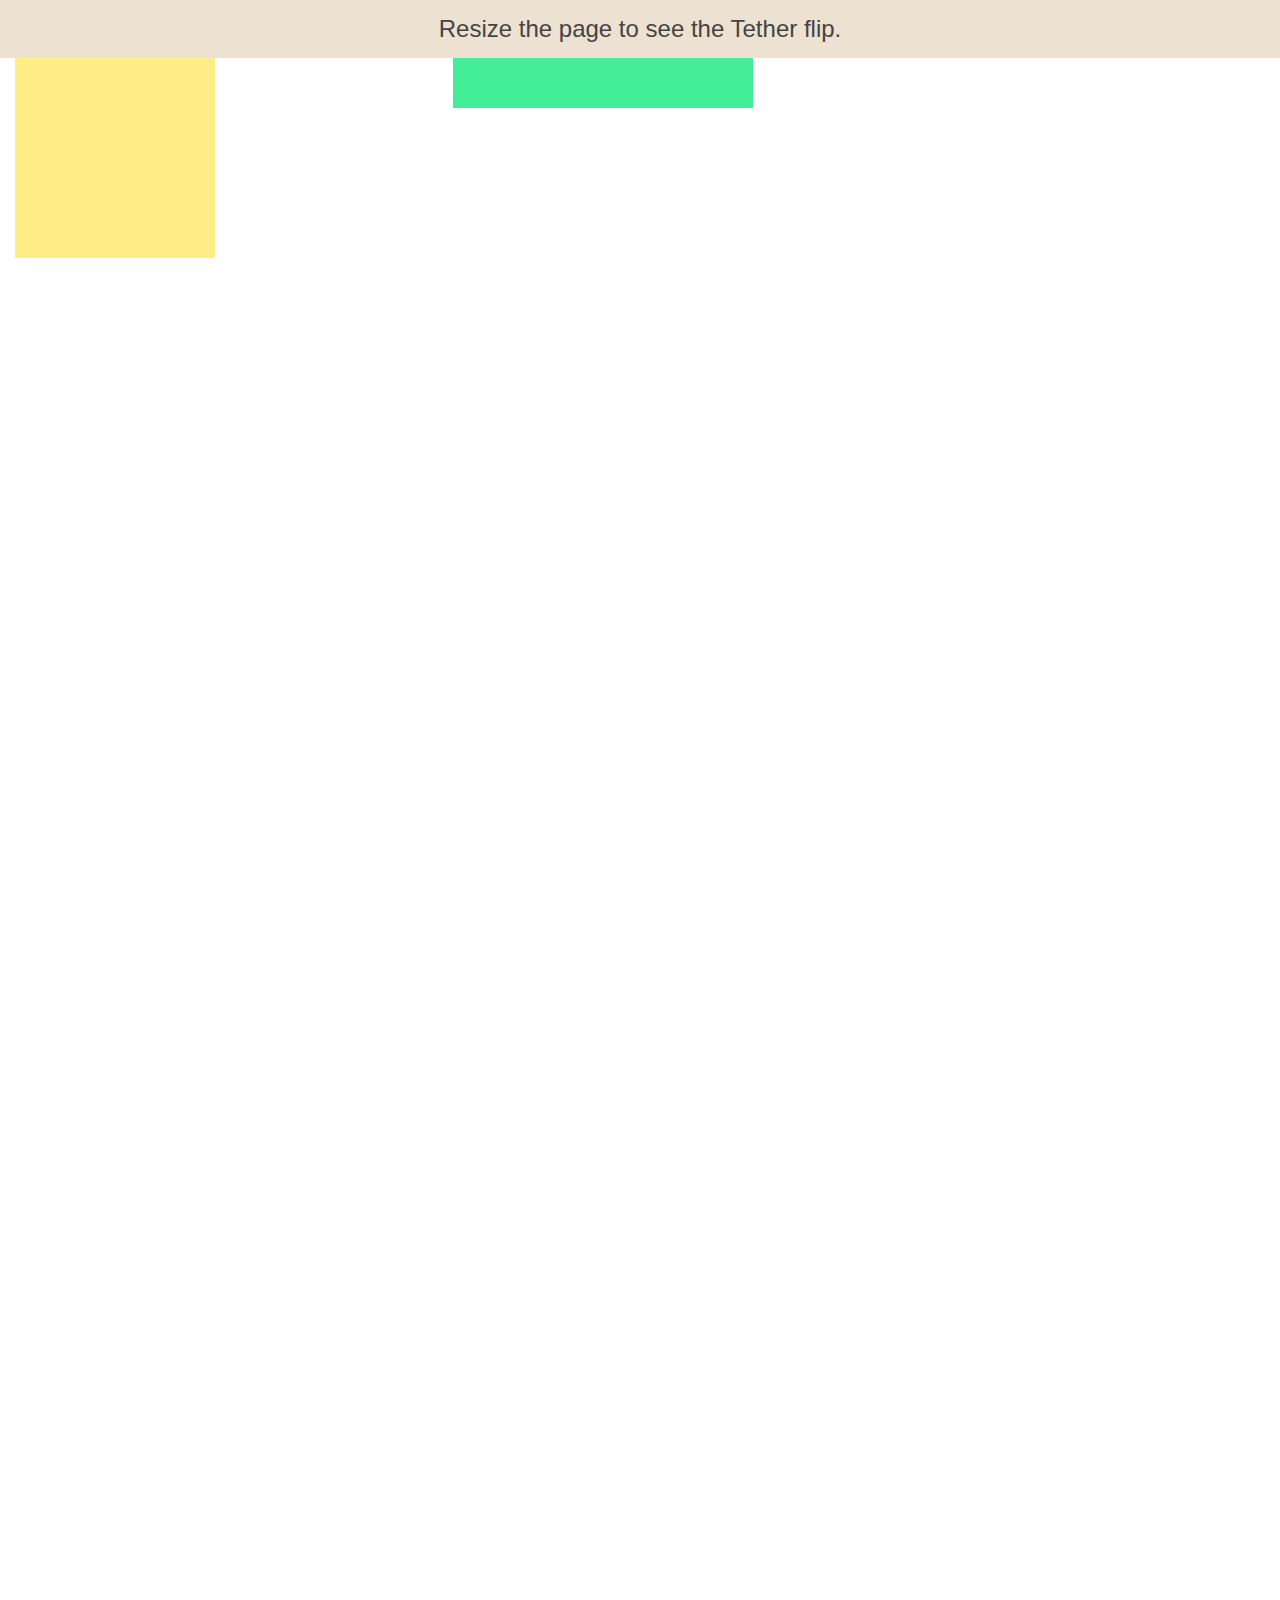
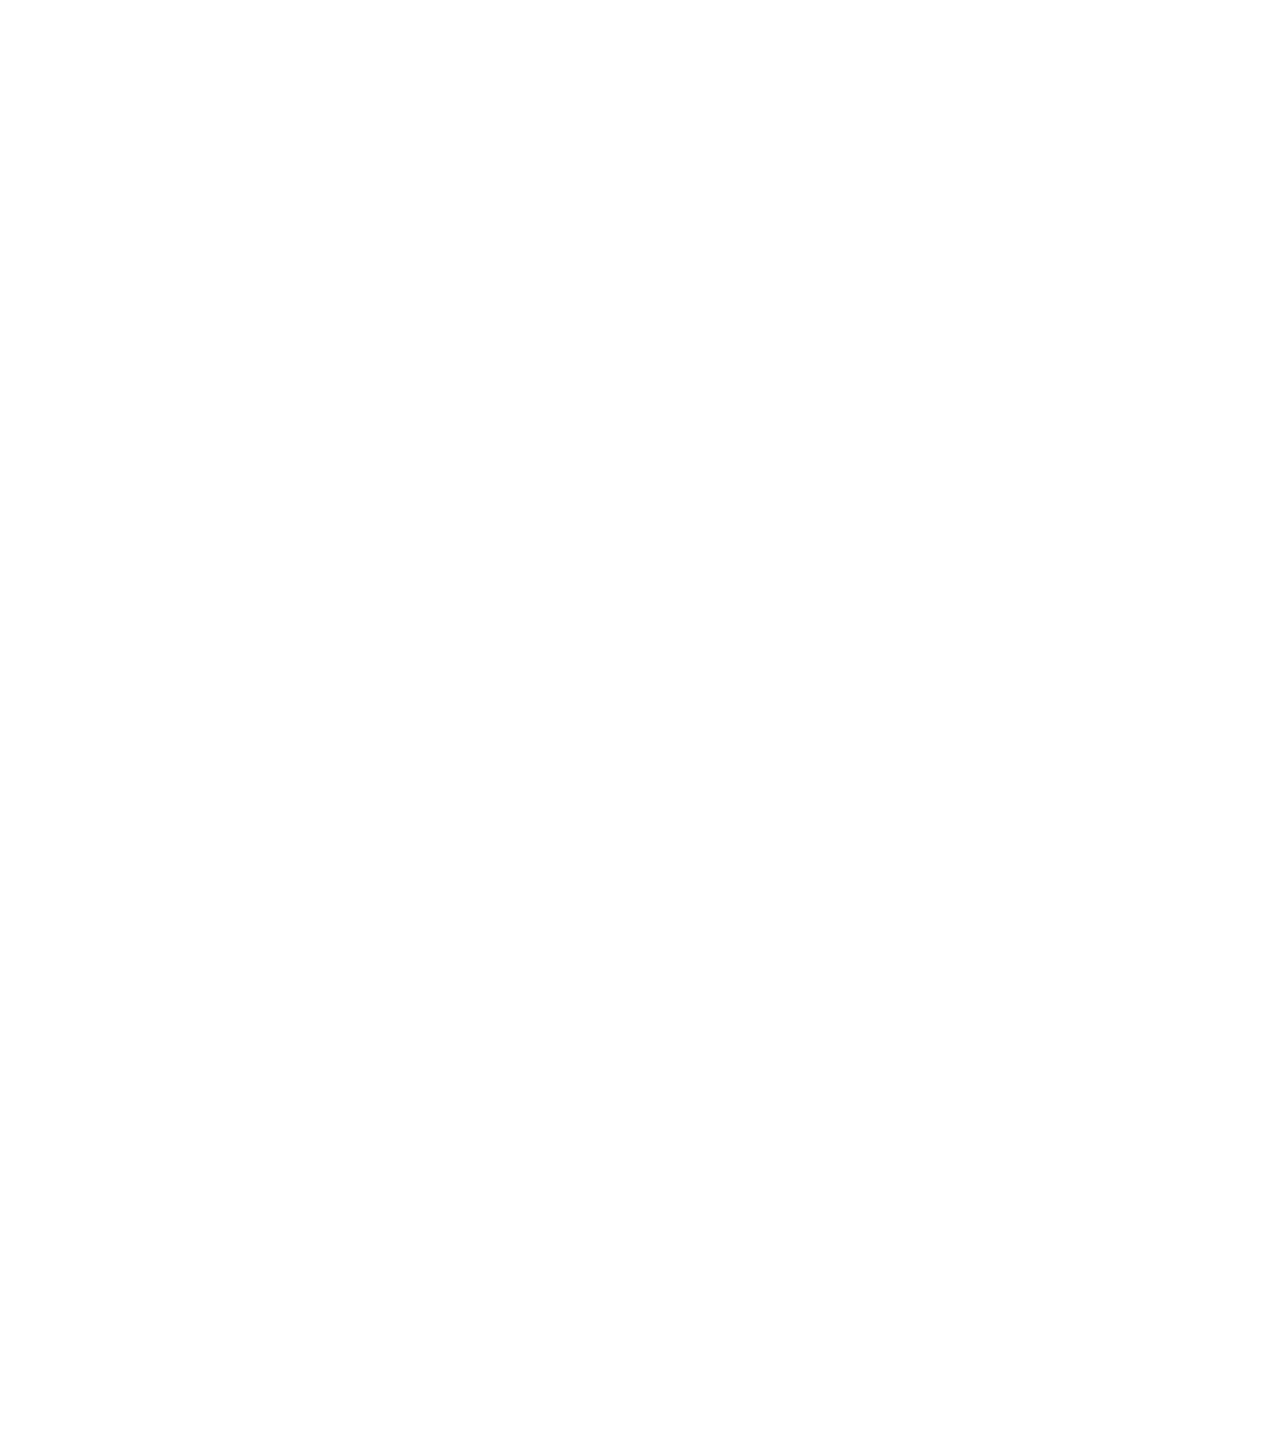
<file: assets/tether-1.3.3/examples/simple/index.html>
<!DOCTYPE html>
<html>
    <head>
        <meta charset="utf-8">
        <meta http-equiv="X-UA-Compatible" content="chrome=1">
        <meta name="viewport" content="width=device-width, initial-scale=1, user-scalable=no">
        <link rel="stylesheet" href="../resources/css/base.css" />
        <link rel="stylesheet" href="../common/css/style.css" />
    </head>
    <body>
        <div class="instructions">Resize the page to see the Tether flip.</div>

        <div class="element"></div>
        <div class="target"></div>

        <script src="//github.hubspot.com/tether/dist/js/tether.js"></script>
        <script>
            new Tether({
                element: '.element',
                target: '.target',
                attachment: 'top left',
                targetAttachment: 'top right',
                constraints: [{
                    to: 'window',
                    attachment: 'together'
                }]
            });
        </script>
    </body>
</html>
</file>
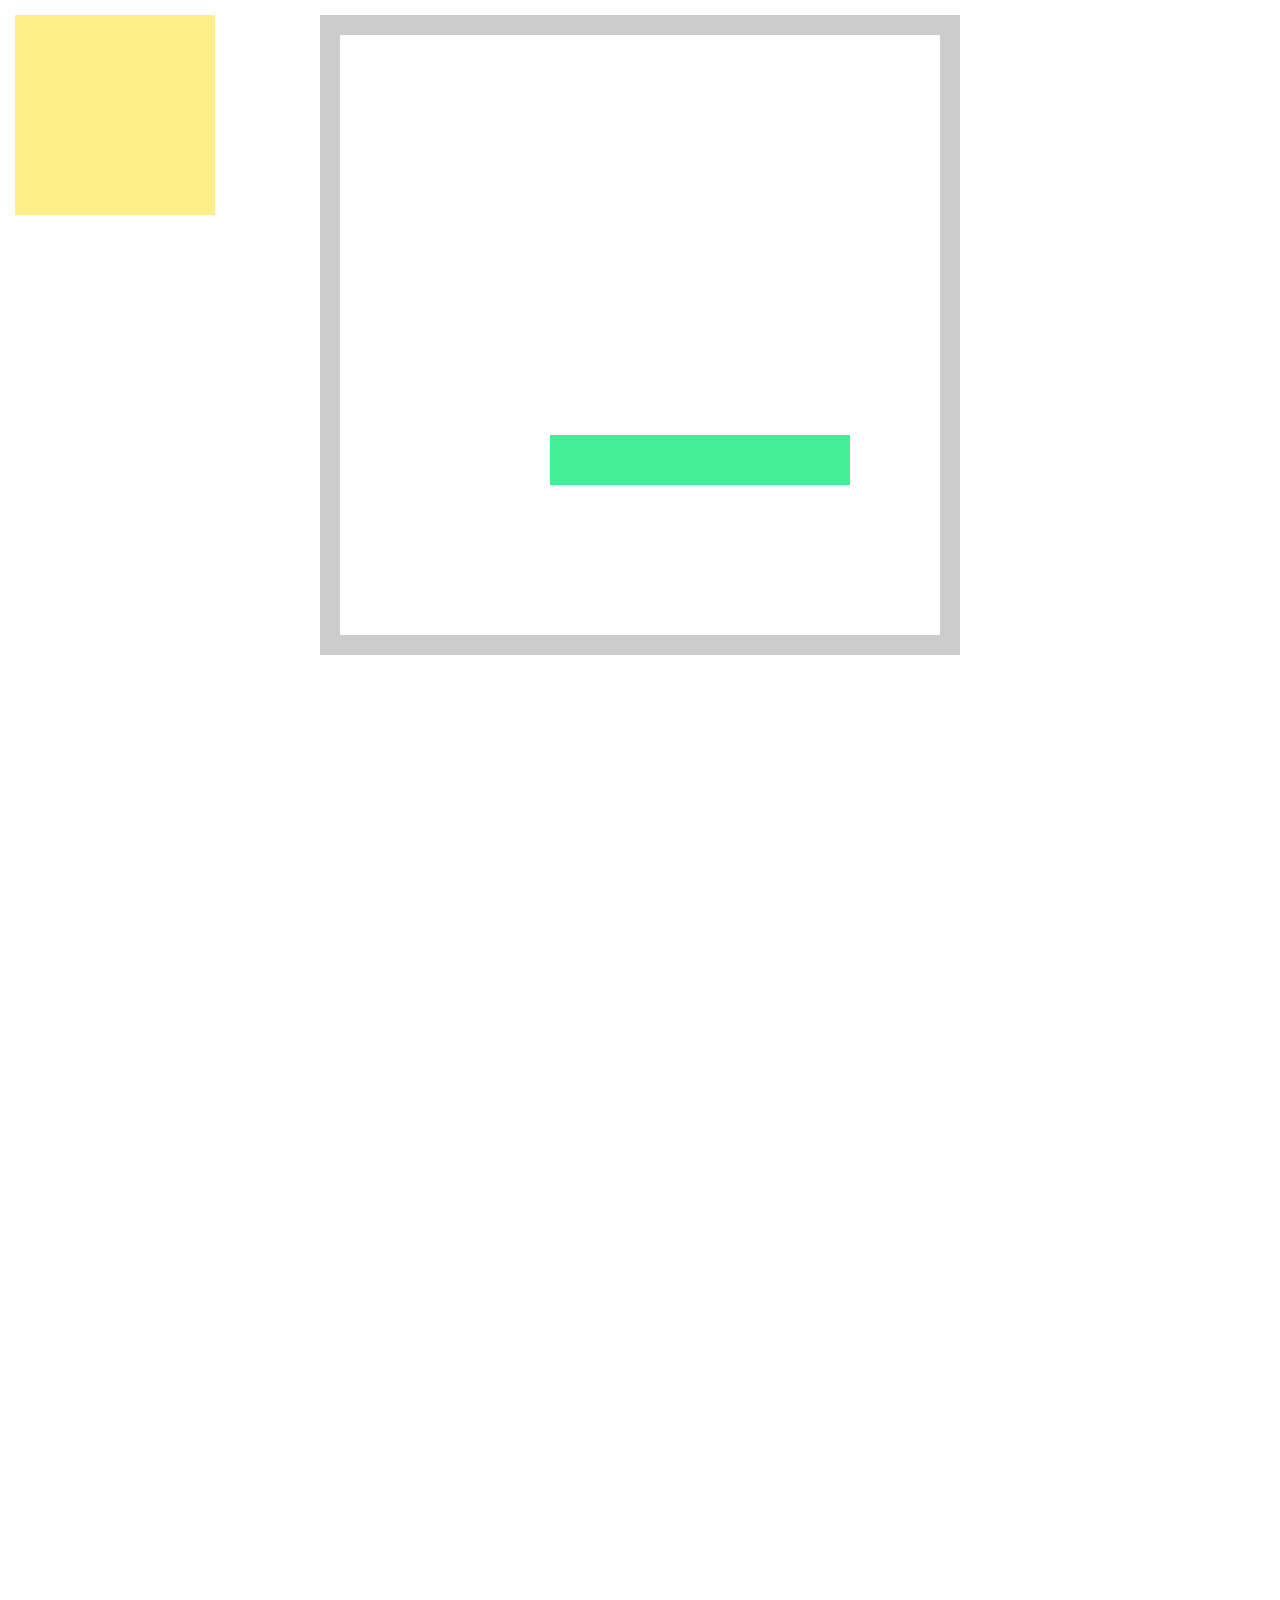
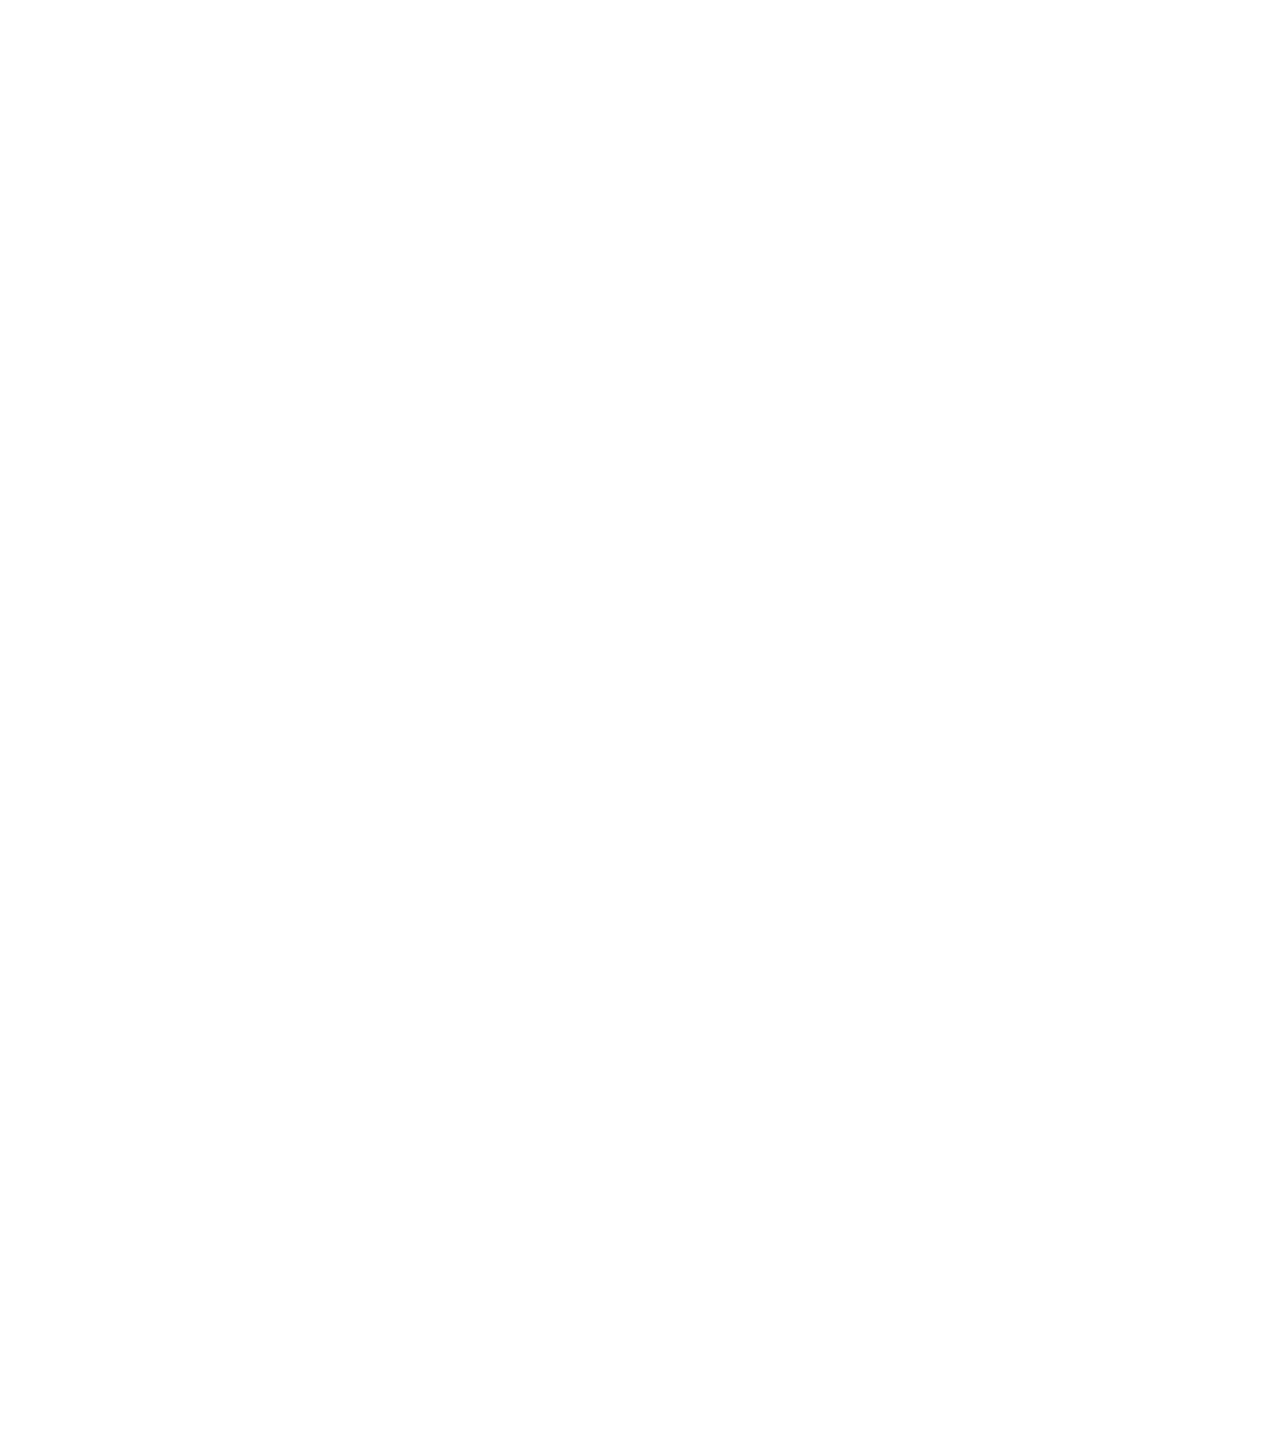
<file: assets/tether-1.3.3/examples/testbed/index.html>
<!DOCTYPE html>
<html>
    <head>
        <meta charset="utf-8">
        <meta http-equiv="X-UA-Compatible" content="chrome=1">
        <meta name="viewport" content="width=device-width, initial-scale=1, user-scalable=no">
        <link rel="stylesheet" href="../resources/css/base.css" />
        <link rel="stylesheet" href="../common/css/style.css" />
    </head>
    <body>

        <div class="element">
        </div>

        <div class="container">
            <div class="pad"></div>
            <div class="target"></div>
            <div class="pad"></div>
            <div class="pad"></div>
        </div>

        <script src="//github.hubspot.com/tether/dist/js/tether.js"></script>
        <script>
            new Tether({
                element: '.element',
                target: '.target',
                attachment: 'top center',
                targetAttachment: 'bottom center',
                constraints: [{
                  to: 'scrollParent',
                  attachment: 'together'
                }]
            });
        </script>
    </body>
  </html>
</file>
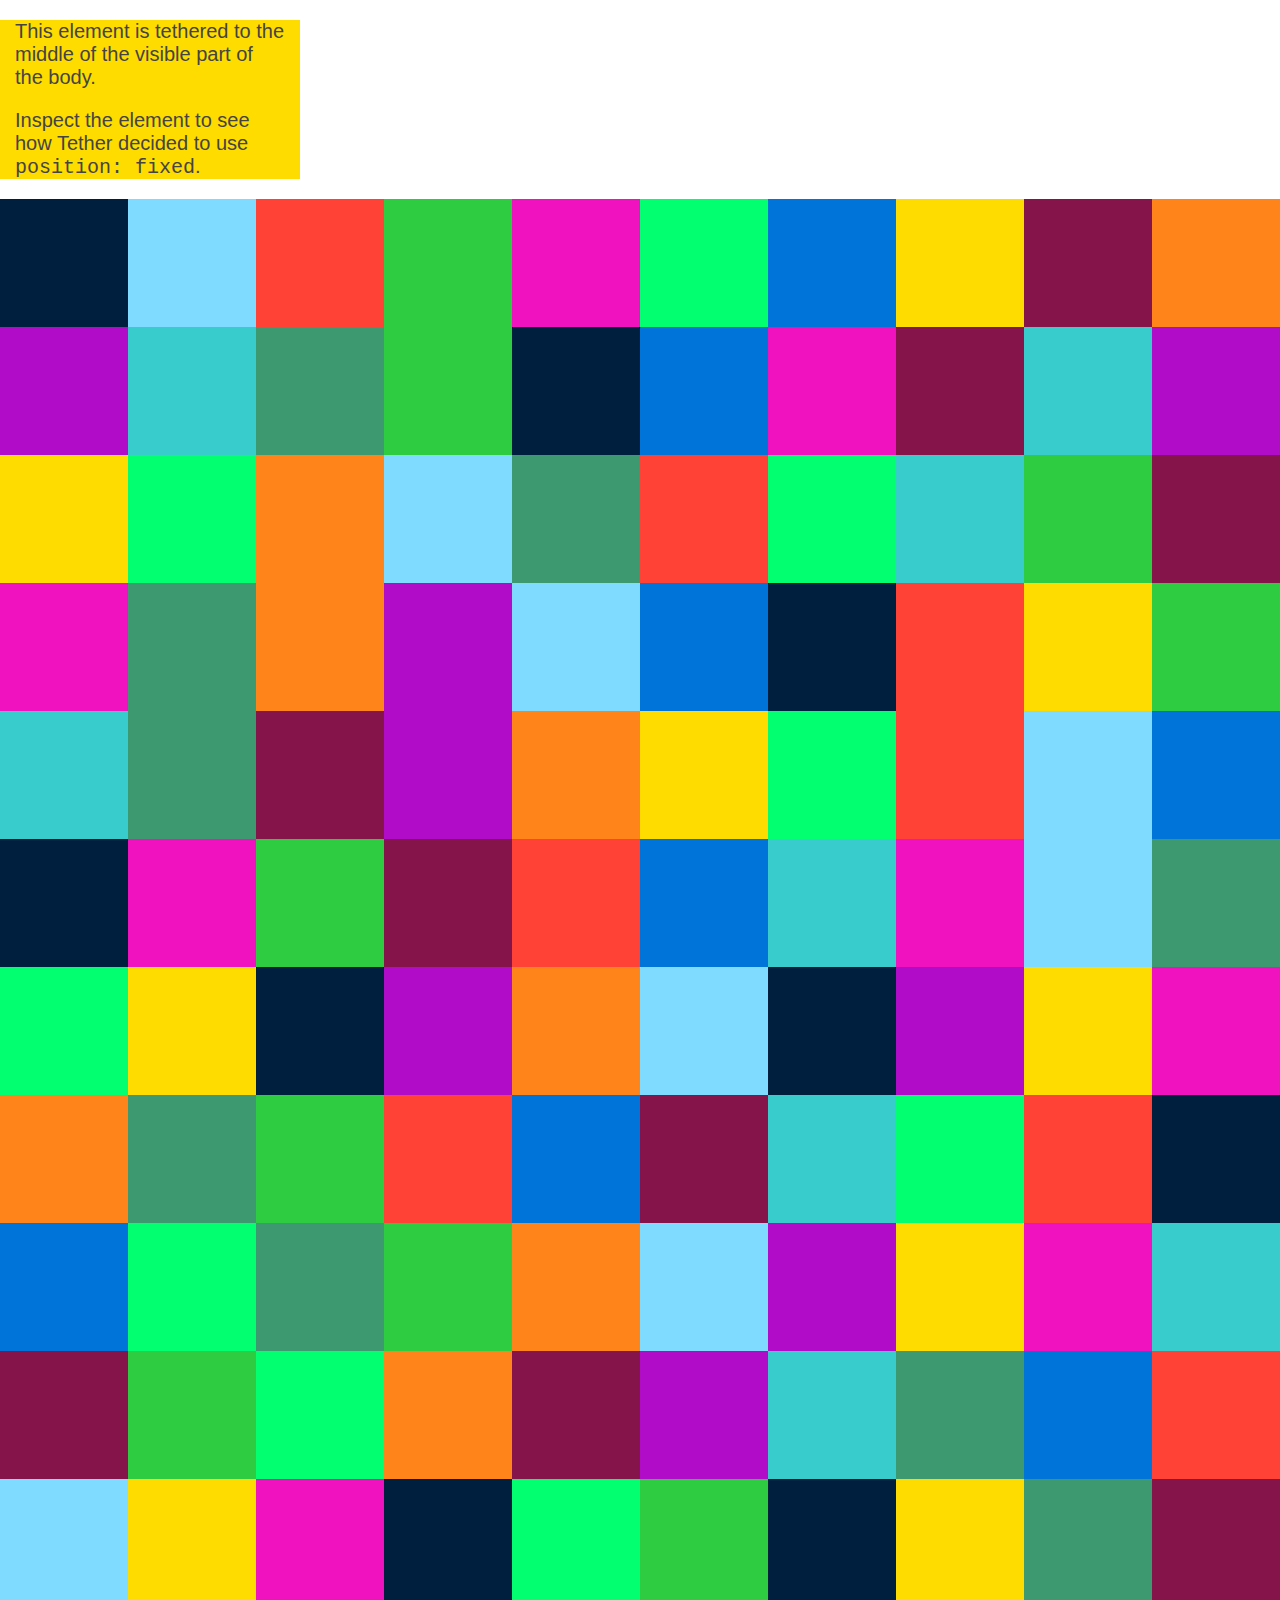
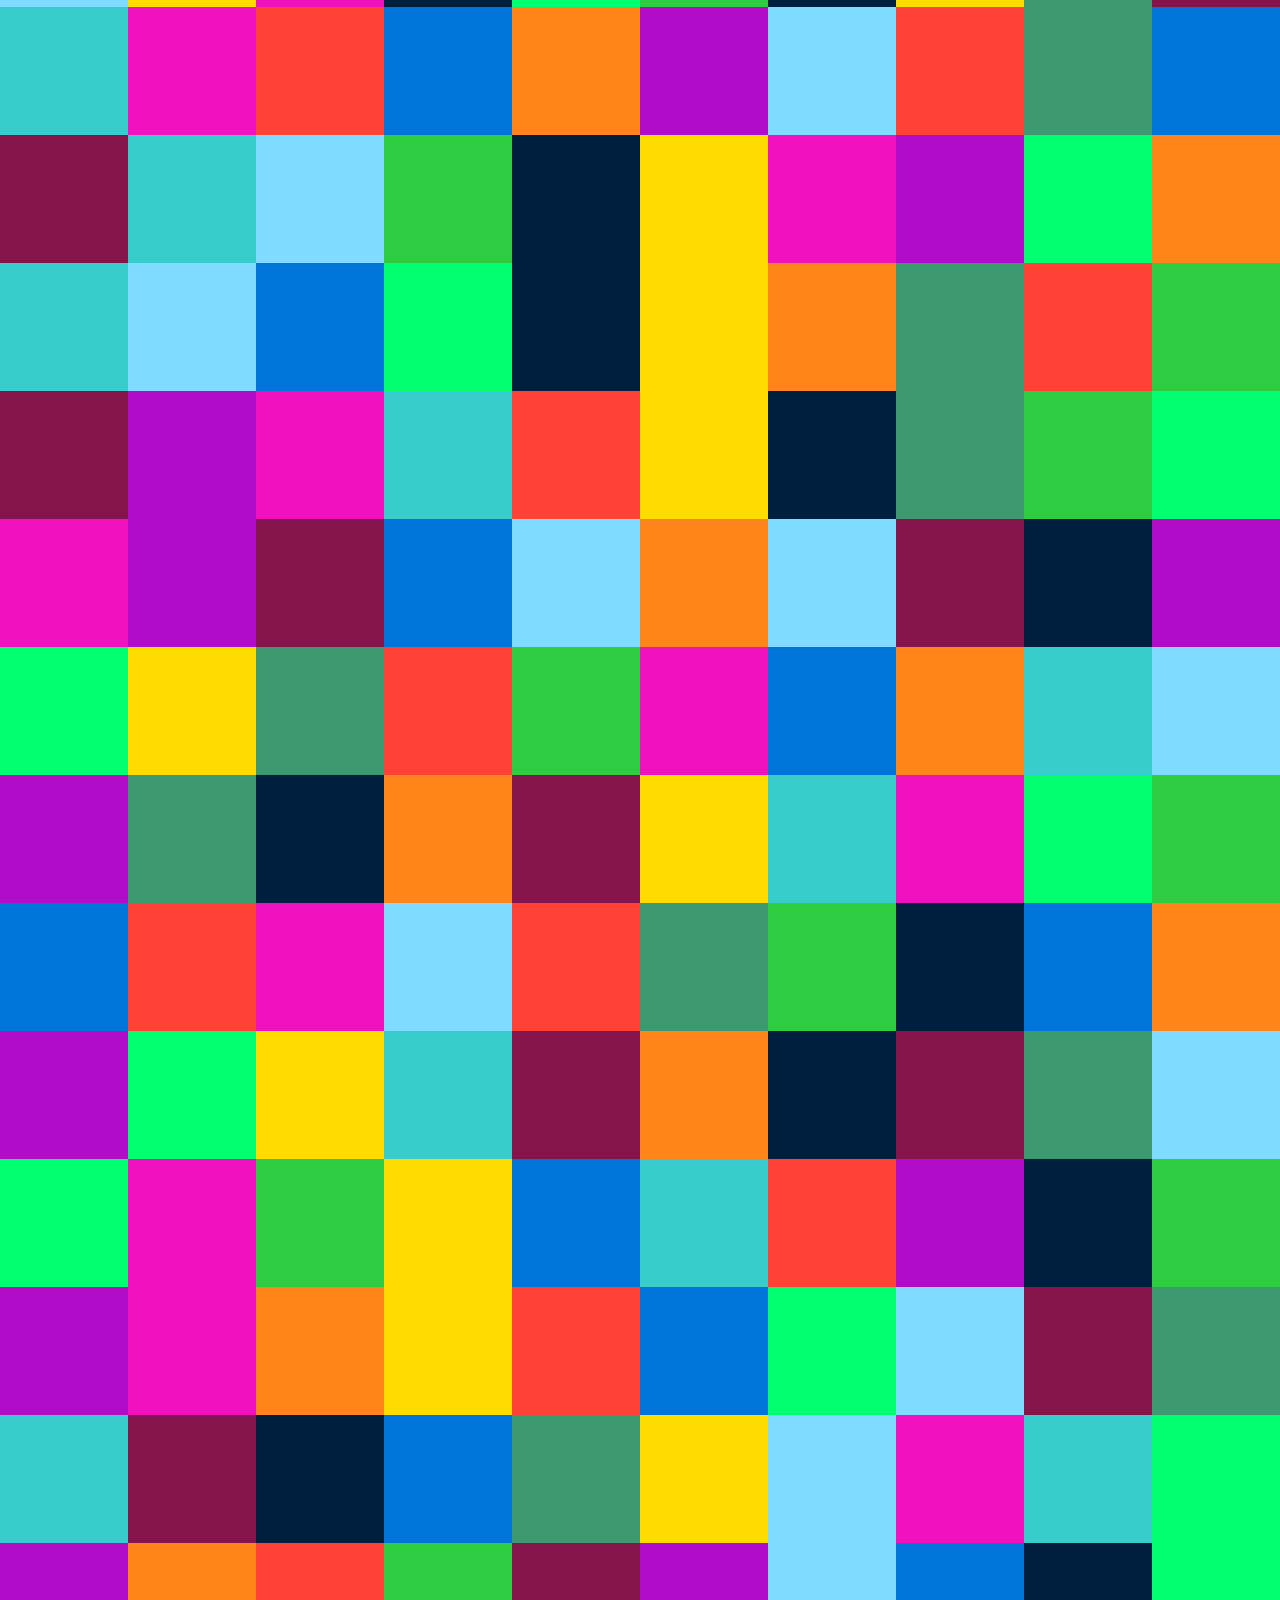
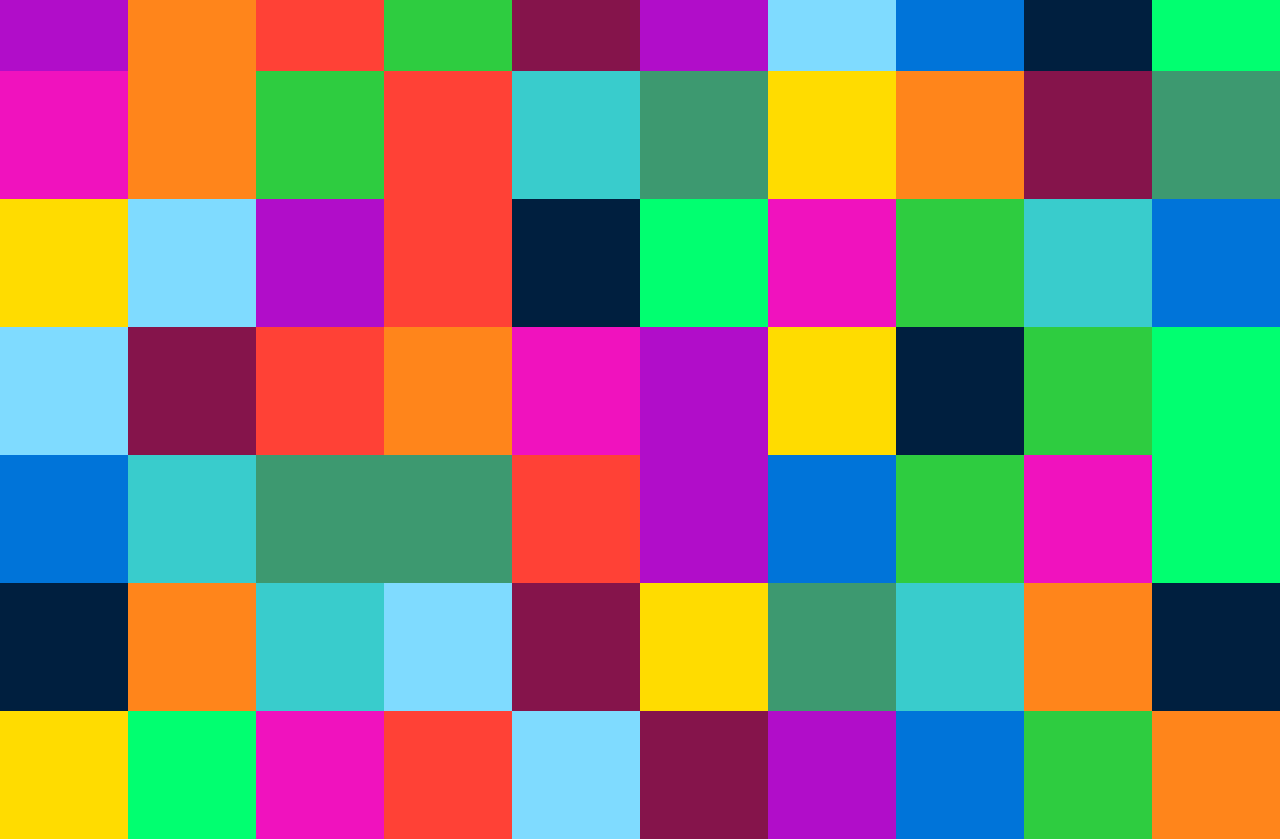
<file: assets/tether-1.3.3/examples/viewport/index.html>
<!DOCTYPE html>
<html>
  <head>
    <link rel="stylesheet" href="../resources/css/base.css" />
    <link rel="stylesheet" href="./colors.css" />
    <style>
      * {
        box-sizing: border-box;
      }

      .element {
        background-color: #FFDC00;
        width: 80%;
        max-width: 300px;
        padding: 0 15px;
        font-size: 20px;
        box-shadow: 0 0 0 2px rgba(255, 255, 255, 0.3);
      }

      @media (max-width: 380px) {
        .element {
          font-size: 16px;
        }
      }

      .bit {
        width: 10vw;
        height: 10vw;
        float: left;
      }
    </style>
  </head>
  <body>
    <div class="element">
      <p>This element is tethered to the middle of the visible part of the body.</p>

      <p>Inspect the element to see how Tether decided
      to use <code>position: fixed</code>.</p>
    </div>

    <script src="//github.hubspot.com/tether/dist/js/tether.js"></script>
    <script>
      new Tether({
        element: '.element',
        target: document.body,
        attachment: 'middle center',
        targetAttachment: 'middle center',
        targetModifier: 'visible'
      });
    </script>

    <script>
      // Random colors bit, don't mind this
      colors = ['navy', 'blue', 'aqua', 'teal', 'olive', 'green', 'lime',
        'yellow', 'orange', 'red', 'fuchsia', 'purple', 'maroon'];

      curColors = null;
      for(var i=300; i--;){
        if (!curColors || !curColors.length)
          curColors = colors.slice(0);

        var bit = document.createElement('div')
        var index = (Math.random() * curColors.length)|0;
        bit.className = 'bit bg-' + curColors[index]
        curColors.splice(index, 1);
        document.body.appendChild(bit);
      }
    </script>
  </body>
</html>
</file>
<file: assets/tether-1.3.3/examples/resources/css/base.css>
body {
    font-family: "Helvetica Neue", sans-serif;
    color: #444;
    margin: 0px;
}

a {
    cursor: pointer;
    color: blue;
}
</file>
<file: assets/tether-1.3.3/examples/common/css/style.css>
body {
    min-height: 3000px;
}
.element {
    width: 200px;
    height: 200px;
    background-color: #fe8;
    position: absolute;
    z-index: 6;
}

.target {
    width: 300px;
    height: 50px;
    margin: 0 35%;
    background-color: #4e9;
}

.container {
    height: 600px;
    overflow: scroll;
    width: 600px;
    border: 20px solid #CCC;
    margin-top: 100px;
}

body {
    padding: 15px;
}

body > .container {
    margin: 0 auto;
}

.pad {
    height: 400px;
    width: 100px;
}

.instructions {
    width: 100%;
    text-align: center;
    font-size: 24px;
    padding: 15px;
    background-color: rgba(210, 180, 140, 0.4);
    margin: -15px -15px 0 -15px;
}
</file>
<file: assets/tether-1.3.3/examples/viewport/colors.css>
@charset "UTF-8";
/****

   colors.css v1.0 For a friendlier looking web
   MIT License • http://clrs.cc • http://github.com/mrmrs/colors

   Author: mrmrs
           http://mrmrs.cc
           @mrmrs_

****/
/*

   SKINS
   • Backgrounds
   • Colors

*/
/* Backgrounds */
.bg-navy {
  background-color: #001f3f; }

.bg-blue {
  background-color: #0074d9; }

.bg-aqua {
  background-color: #7fdbff; }

.bg-teal {
  background-color: #39cccc; }

.bg-olive {
  background-color: #3d9970; }

.bg-green {
  background-color: #2ecc40; }

.bg-lime {
  background-color: #01ff70; }

.bg-yellow {
  background-color: #ffdc00; }

.bg-orange {
  background-color: #ff851b; }

.bg-red {
  background-color: #ff4136; }

.bg-fuchsia {
  background-color: #f012be; }

.bg-purple {
  background-color: #b10dc9; }

.bg-maroon {
  background-color: #85144b; }

.bg-white {
  background-color: white; }

.bg-gray {
  background-color: #aaaaaa; }

.bg-silver {
  background-color: #dddddd; }

.bg-black {
  background-color: #111111; }

/* Colors */
.navy {
  color: #001f3f; }

.blue {
  color: #0074d9; }

.aqua {
  color: #7fdbff; }

.teal {
  color: #39cccc; }

.olive {
  color: #3d9970; }

.green {
  color: #2ecc40; }

.lime {
  color: #01ff70; }

.yellow {
  color: #ffdc00; }

.orange {
  color: #ff851b; }

.red {
  color: #ff4136; }

.fuchsia {
  color: #f012be; }

.purple {
  color: #b10dc9; }

.maroon {
  color: #85144b; }

.white {
  color: white; }

.silver {
  color: #dddddd; }

.gray {
  color: #aaaaaa; }

.black {
  color: #111111; }

/* PRETTIER LINKS */
a {
  text-decoration: none;
  -webkit-transition: color .3s ease-in-out;
  transition: color .3s ease-in-out; }

a:link {
  color: #0074d9;
  -webkit-transition: color .3s ease-in-out;
  transition: color .3s ease-in-out; }

a:visited {
  color: #b10dc9; }

a:hover {
  color: #7fdbff;
  -webkit-transition: color .3s ease-in-out;
  transition: color .3s ease-in-out; }

a:active {
  color: #ff851b;
  -webkit-transition: color .3s ease-in-out;
  transition: color .3s ease-in-out; }
</file>
